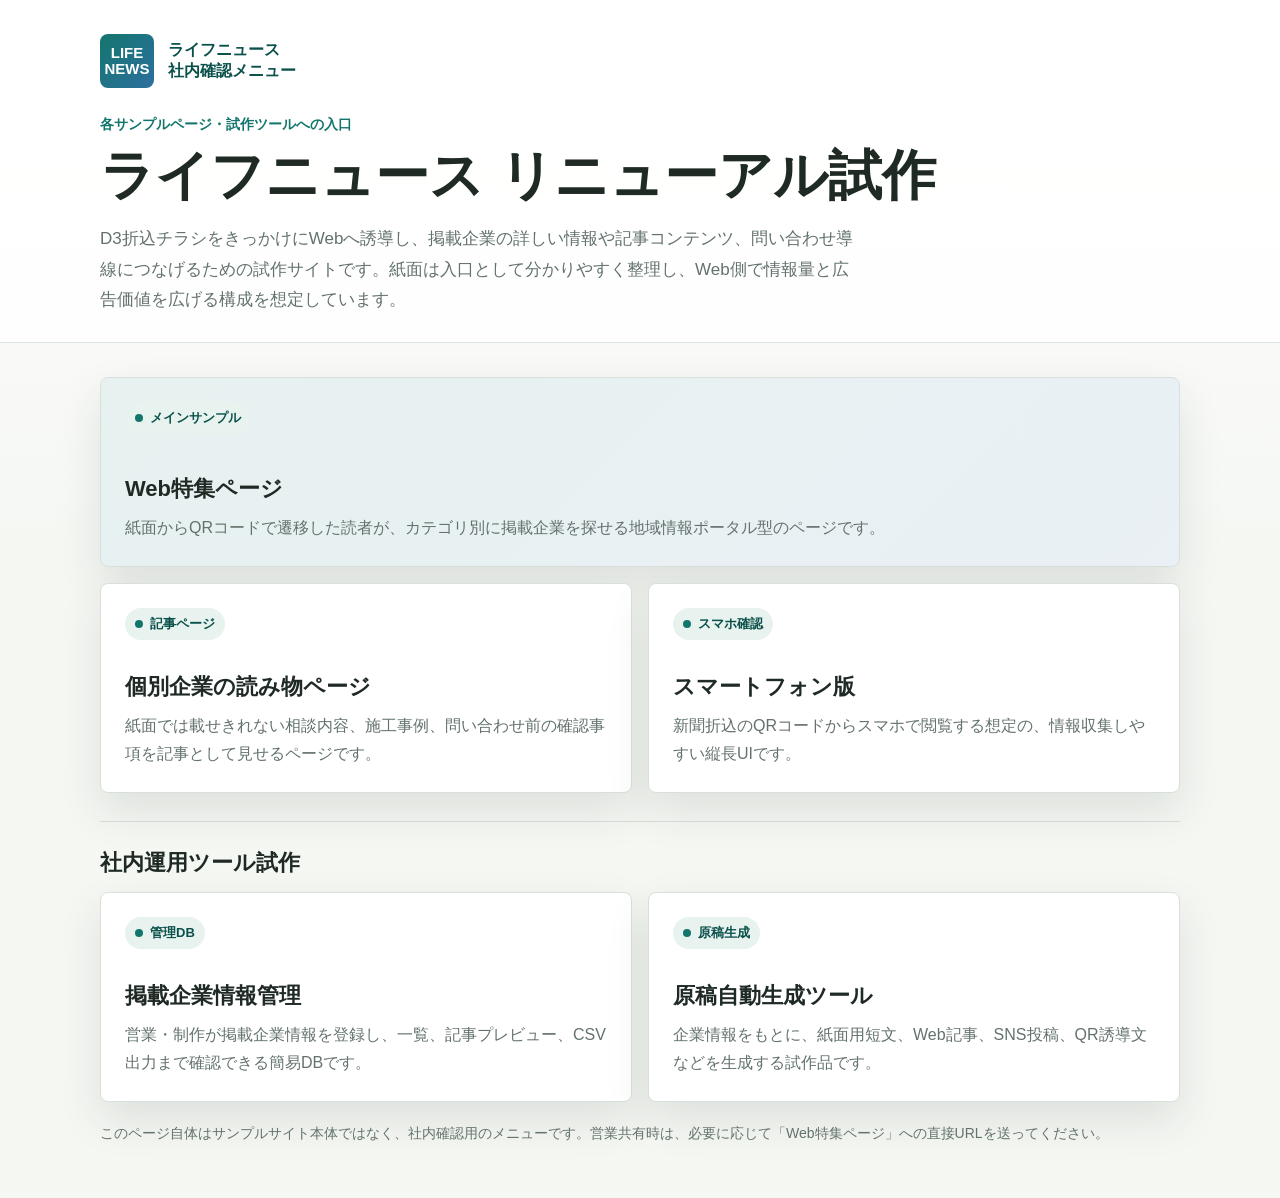
<file: index.html>
<!doctype html>
<html lang="ja">
<head>
  <meta charset="utf-8">
  <meta name="viewport" content="width=device-width, initial-scale=1">
  <title>ライフニュース リニューアル試作 社内確認メニュー</title>
  <style>
    :root {
      --ink: #1f2a25;
      --muted: #63726c;
      --bg: #f5f7f3;
      --card: #ffffff;
      --line: #d8e0dc;
      --green: #13766d;
      --blue: #2d6f9f;
      --amber: #b9822f;
      --shadow: 0 18px 44px rgba(25, 42, 37, .11);
    }

    * { box-sizing: border-box; }

    body {
      margin: 0;
      color: var(--ink);
      font-family: "Hiragino Kaku Gothic ProN", "Yu Gothic", "Meiryo", sans-serif;
      letter-spacing: 0;
      background:
        linear-gradient(180deg, #ffffff 0, var(--bg) 560px),
        radial-gradient(circle at 15% 0%, rgba(19, 118, 109, .10), transparent 430px);
    }

    a { color: inherit; }

    .wrap {
      width: min(1080px, calc(100% - 40px));
      margin: 0 auto;
    }

    header {
      padding: 34px 0 26px;
      border-bottom: 1px solid rgba(216, 224, 220, .9);
      background: rgba(255, 255, 255, .88);
    }

    .brand {
      display: flex;
      align-items: center;
      gap: 14px;
      margin-bottom: 28px;
      color: #0b514b;
      font-weight: 900;
    }

    .mark {
      width: 54px;
      height: 54px;
      display: grid;
      place-items: center;
      border-radius: 8px;
      color: #fff;
      background: linear-gradient(135deg, var(--green), var(--blue));
      line-height: 1.05;
      font-size: 15px;
      text-align: center;
    }

    .eyebrow {
      margin: 0 0 10px;
      color: var(--green);
      font-size: 14px;
      font-weight: 800;
    }

    h1 {
      margin: 0;
      font-size: clamp(30px, 6vw, 54px);
      line-height: 1.15;
      letter-spacing: 0;
    }

    .lead {
      max-width: 760px;
      margin: 18px 0 0;
      color: var(--muted);
      font-size: 17px;
      line-height: 1.8;
    }

    main {
      padding: 34px 0 52px;
    }

    .grid {
      display: grid;
      grid-template-columns: repeat(2, minmax(0, 1fr));
      gap: 16px;
    }

    .card {
      min-height: 210px;
      display: flex;
      flex-direction: column;
      justify-content: space-between;
      gap: 22px;
      padding: 24px;
      border: 1px solid var(--line);
      border-radius: 8px;
      background: var(--card);
      box-shadow: var(--shadow);
      text-decoration: none;
    }

    .card strong {
      display: block;
      margin-bottom: 10px;
      font-size: 22px;
      line-height: 1.35;
    }

    .card p {
      margin: 0;
      color: var(--muted);
      line-height: 1.75;
    }

    .tag {
      display: inline-flex;
      width: fit-content;
      align-items: center;
      gap: 7px;
      padding: 7px 10px;
      border-radius: 999px;
      color: #0b514b;
      background: #e8f2ee;
      font-size: 13px;
      font-weight: 800;
    }

    .tag::before {
      content: "";
      width: 8px;
      height: 8px;
      border-radius: 50%;
      background: var(--green);
    }

    .wide {
      grid-column: span 2;
      min-height: 190px;
      background:
        linear-gradient(135deg, rgba(19, 118, 109, .10), rgba(45, 111, 159, .10)),
        #fff;
    }

    .tools {
      margin-top: 28px;
      padding-top: 26px;
      border-top: 1px solid var(--line);
    }

    .tools h2 {
      margin: 0 0 14px;
      font-size: 22px;
    }

    .note {
      margin: 20px 0 0;
      color: var(--muted);
      font-size: 14px;
      line-height: 1.7;
    }

    @media (max-width: 760px) {
      .wrap {
        width: min(100% - 28px, 1080px);
      }

      header {
        padding-top: 24px;
      }

      .grid {
        grid-template-columns: 1fr;
      }

      .wide {
        grid-column: auto;
      }

      .card {
        min-height: auto;
        padding: 20px;
      }
    }
  </style>
</head>
<body>
  <header>
    <div class="wrap">
      <div class="brand">
        <div class="mark">LIFE<br>NEWS</div>
        <div>ライフニュース<br>社内確認メニュー</div>
      </div>
      <p class="eyebrow">各サンプルページ・試作ツールへの入口</p>
      <h1>ライフニュース リニューアル試作</h1>
      <p class="lead">D3折込チラシをきっかけにWebへ誘導し、掲載企業の詳しい情報や記事コンテンツ、問い合わせ導線につなげるための試作サイトです。紙面は入口として分かりやすく整理し、Web側で情報量と広告価値を広げる構成を想定しています。</p>
    </div>
  </header>

  <main>
    <div class="wrap">
      <div class="grid">
        <a class="card wide" href="life-news-web.html?desktop-preview">
          <span class="tag">メインサンプル</span>
          <div>
            <strong>Web特集ページ</strong>
            <p>紙面からQRコードで遷移した読者が、カテゴリ別に掲載企業を探せる地域情報ポータル型のページです。</p>
          </div>
        </a>

        <a class="card" href="life-news-company.html?id=azuma&v=article1">
          <span class="tag">記事ページ</span>
          <div>
            <strong>個別企業の読み物ページ</strong>
            <p>紙面では載せきれない相談内容、施工事例、問い合わせ前の確認事項を記事として見せるページです。</p>
          </div>
        </a>

        <a class="card" href="life-news-mobile.html">
          <span class="tag">スマホ確認</span>
          <div>
            <strong>スマートフォン版</strong>
            <p>新聞折込のQRコードからスマホで閲覧する想定の、情報収集しやすい縦長UIです。</p>
          </div>
        </a>
      </div>

      <section class="tools">
        <h2>社内運用ツール試作</h2>
        <div class="grid">
          <a class="card" href="life-news-admin.html">
            <span class="tag">管理DB</span>
            <div>
              <strong>掲載企業情報管理</strong>
              <p>営業・制作が掲載企業情報を登録し、一覧、記事プレビュー、CSV出力まで確認できる簡易DBです。</p>
            </div>
          </a>

          <a class="card" href="life-news-copy-generator.html">
            <span class="tag">原稿生成</span>
            <div>
              <strong>原稿自動生成ツール</strong>
              <p>企業情報をもとに、紙面用短文、Web記事、SNS投稿、QR誘導文などを生成する試作品です。</p>
            </div>
          </a>
        </div>
        <p class="note">このページ自体はサンプルサイト本体ではなく、社内確認用のメニューです。営業共有時は、必要に応じて「Web特集ページ」への直接URLを送ってください。</p>
      </section>
    </div>
  </main>
</body>
</html>
</file>
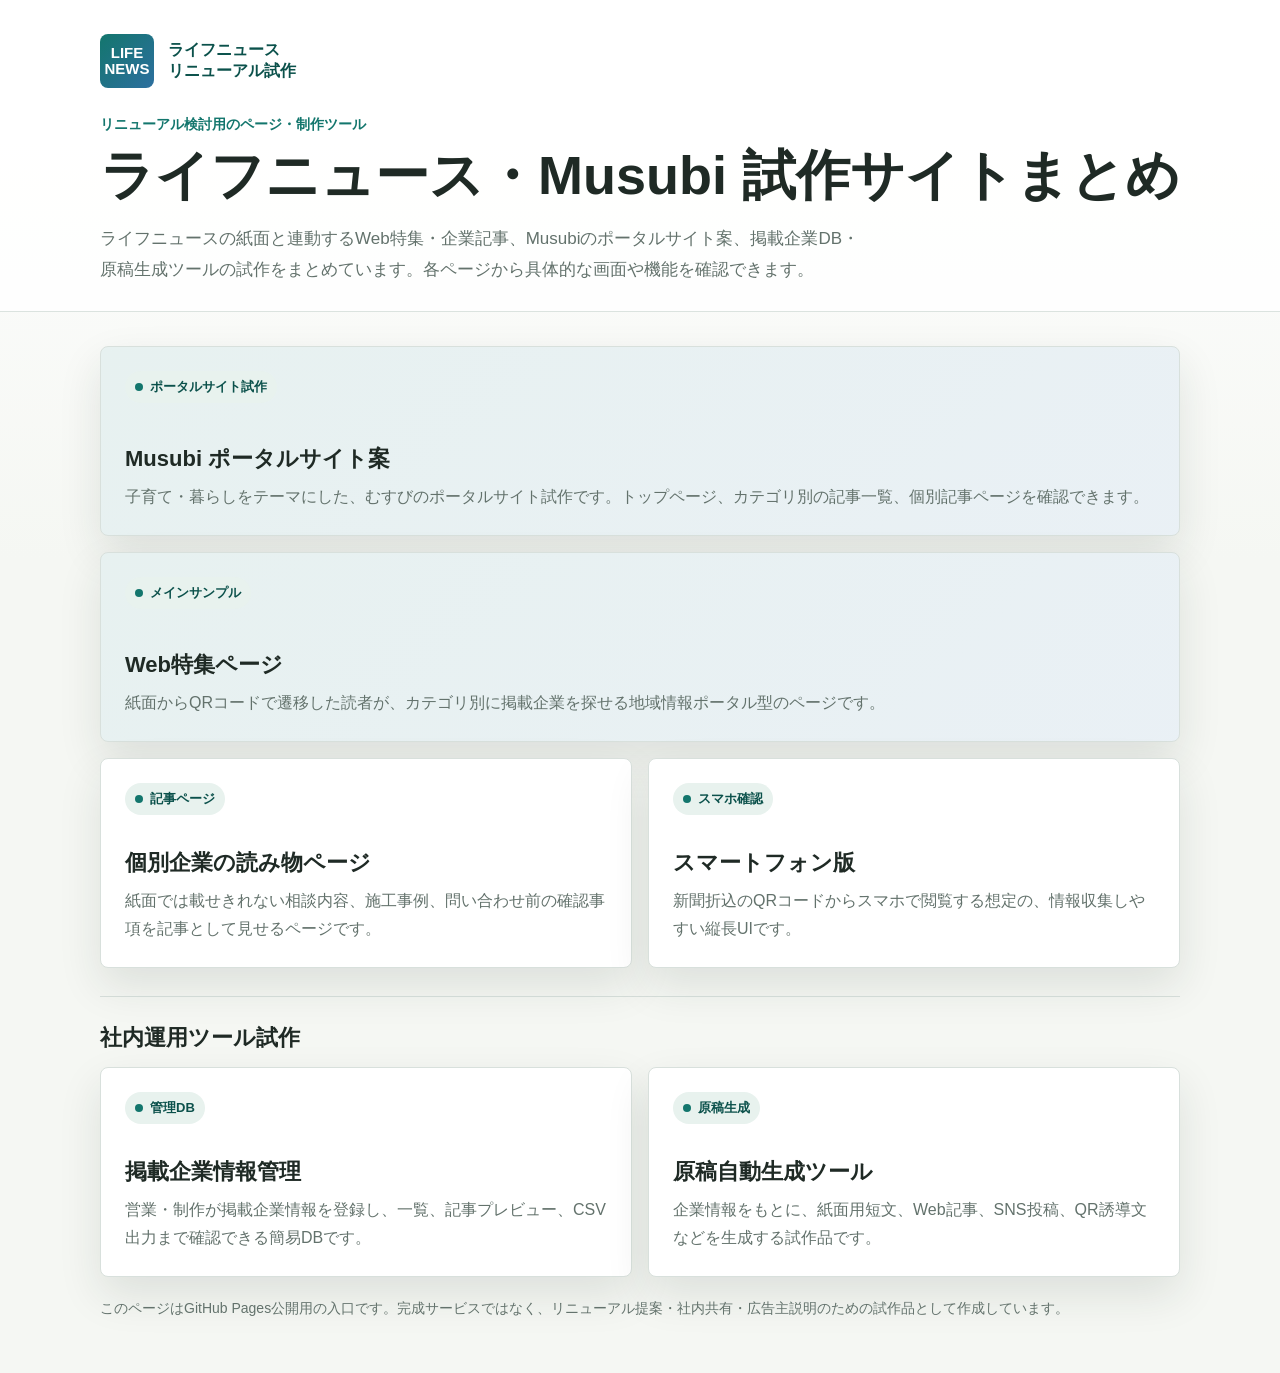
<file: docs/index.html>
<!doctype html>
<html lang="ja">
<head>
  <meta charset="utf-8">
  <meta name="viewport" content="width=device-width, initial-scale=1">
  <title>ライフニュース リニューアル試作サイト</title>
  <style>
    :root {
      --ink: #1f2a25;
      --muted: #63726c;
      --bg: #f5f7f3;
      --card: #ffffff;
      --line: #d8e0dc;
      --green: #13766d;
      --blue: #2d6f9f;
      --amber: #b9822f;
      --shadow: 0 18px 44px rgba(25, 42, 37, .11);
    }

    * { box-sizing: border-box; }

    body {
      margin: 0;
      color: var(--ink);
      font-family: "Hiragino Kaku Gothic ProN", "Yu Gothic", "Meiryo", sans-serif;
      letter-spacing: 0;
      background:
        linear-gradient(180deg, #ffffff 0, var(--bg) 560px),
        radial-gradient(circle at 15% 0%, rgba(19, 118, 109, .10), transparent 430px);
    }

    a { color: inherit; }

    .wrap {
      width: min(1080px, calc(100% - 40px));
      margin: 0 auto;
    }

    header {
      padding: 34px 0 26px;
      border-bottom: 1px solid rgba(216, 224, 220, .9);
      background: rgba(255, 255, 255, .88);
    }

    .brand {
      display: flex;
      align-items: center;
      gap: 14px;
      margin-bottom: 28px;
      color: #0b514b;
      font-weight: 900;
    }

    .mark {
      width: 54px;
      height: 54px;
      display: grid;
      place-items: center;
      border-radius: 8px;
      color: #fff;
      background: linear-gradient(135deg, var(--green), var(--blue));
      line-height: 1.05;
      font-size: 15px;
      text-align: center;
    }

    .eyebrow {
      margin: 0 0 10px;
      color: var(--green);
      font-size: 14px;
      font-weight: 800;
    }

    h1 {
      margin: 0;
      font-size: clamp(30px, 6vw, 54px);
      line-height: 1.15;
      letter-spacing: 0;
    }

    .lead {
      max-width: 760px;
      margin: 18px 0 0;
      color: var(--muted);
      font-size: 17px;
      line-height: 1.8;
    }

    main {
      padding: 34px 0 52px;
    }

    .grid {
      display: grid;
      grid-template-columns: repeat(2, minmax(0, 1fr));
      gap: 16px;
    }

    .card {
      min-height: 210px;
      display: flex;
      flex-direction: column;
      justify-content: space-between;
      gap: 22px;
      padding: 24px;
      border: 1px solid var(--line);
      border-radius: 8px;
      background: var(--card);
      box-shadow: var(--shadow);
      text-decoration: none;
    }

    .card strong {
      display: block;
      margin-bottom: 10px;
      font-size: 22px;
      line-height: 1.35;
    }

    .card p {
      margin: 0;
      color: var(--muted);
      line-height: 1.75;
    }

    .tag {
      display: inline-flex;
      width: fit-content;
      align-items: center;
      gap: 7px;
      padding: 7px 10px;
      border-radius: 999px;
      color: #0b514b;
      background: #e8f2ee;
      font-size: 13px;
      font-weight: 800;
    }

    .tag::before {
      content: "";
      width: 8px;
      height: 8px;
      border-radius: 50%;
      background: var(--green);
    }

    .wide {
      grid-column: span 2;
      min-height: 190px;
      background:
        linear-gradient(135deg, rgba(19, 118, 109, .10), rgba(45, 111, 159, .10)),
        #fff;
    }

    .tools {
      margin-top: 28px;
      padding-top: 26px;
      border-top: 1px solid var(--line);
    }

    .tools h2 {
      margin: 0 0 14px;
      font-size: 22px;
    }

    .note {
      margin: 20px 0 0;
      color: var(--muted);
      font-size: 14px;
      line-height: 1.7;
    }

    @media (max-width: 760px) {
      .wrap {
        width: min(100% - 28px, 1080px);
      }

      header {
        padding-top: 24px;
      }

      .grid {
        grid-template-columns: 1fr;
      }

      .wide {
        grid-column: auto;
      }

      .card {
        min-height: auto;
        padding: 20px;
      }
    }
  </style>
</head>
<body>
  <header>
    <div class="wrap">
      <div class="brand">
        <div class="mark">LIFE<br>NEWS</div>
        <div>ライフニュース<br>リニューアル試作</div>
      </div>
      <p class="eyebrow">リニューアル検討用のページ・制作ツール</p>
      <h1>ライフニュース・Musubi 試作サイトまとめ</h1>
      <p class="lead">ライフニュースの紙面と連動するWeb特集・企業記事、Musubiのポータルサイト案、掲載企業DB・原稿生成ツールの試作をまとめています。各ページから具体的な画面や機能を確認できます。</p>
    </div>
  </header>

  <main>
    <div class="wrap">
      <div class="grid">
        <a class="card wide" href="musubi-portal/index.html">
          <span class="tag">ポータルサイト試作</span>
          <div>
            <strong>Musubi ポータルサイト案</strong>
            <p>子育て・暮らしをテーマにした、むすびのポータルサイト試作です。トップページ、カテゴリ別の記事一覧、個別記事ページを確認できます。</p>
          </div>
        </a>


        <a class="card wide" href="life-news-web.html?desktop-preview">
          <span class="tag">メインサンプル</span>
          <div>
            <strong>Web特集ページ</strong>
            <p>紙面からQRコードで遷移した読者が、カテゴリ別に掲載企業を探せる地域情報ポータル型のページです。</p>
          </div>
        </a>

        <a class="card" href="life-news-company.html?id=azuma&v=article1">
          <span class="tag">記事ページ</span>
          <div>
            <strong>個別企業の読み物ページ</strong>
            <p>紙面では載せきれない相談内容、施工事例、問い合わせ前の確認事項を記事として見せるページです。</p>
          </div>
        </a>

        <a class="card" href="life-news-mobile.html">
          <span class="tag">スマホ確認</span>
          <div>
            <strong>スマートフォン版</strong>
            <p>新聞折込のQRコードからスマホで閲覧する想定の、情報収集しやすい縦長UIです。</p>
          </div>
        </a>
      </div>

      <section class="tools">
        <h2>社内運用ツール試作</h2>
        <div class="grid">
          <a class="card" href="life-news-admin.html">
            <span class="tag">管理DB</span>
            <div>
              <strong>掲載企業情報管理</strong>
              <p>営業・制作が掲載企業情報を登録し、一覧、記事プレビュー、CSV出力まで確認できる簡易DBです。</p>
            </div>
          </a>

          <a class="card" href="life-news-copy-generator.html">
            <span class="tag">原稿生成</span>
            <div>
              <strong>原稿自動生成ツール</strong>
              <p>企業情報をもとに、紙面用短文、Web記事、SNS投稿、QR誘導文などを生成する試作品です。</p>
            </div>
          </a>
        </div>
        <p class="note">このページはGitHub Pages公開用の入口です。完成サービスではなく、リニューアル提案・社内共有・広告主説明のための試作品として作成しています。</p>
      </section>
    </div>
  </main>
</body>
</html>
</file>
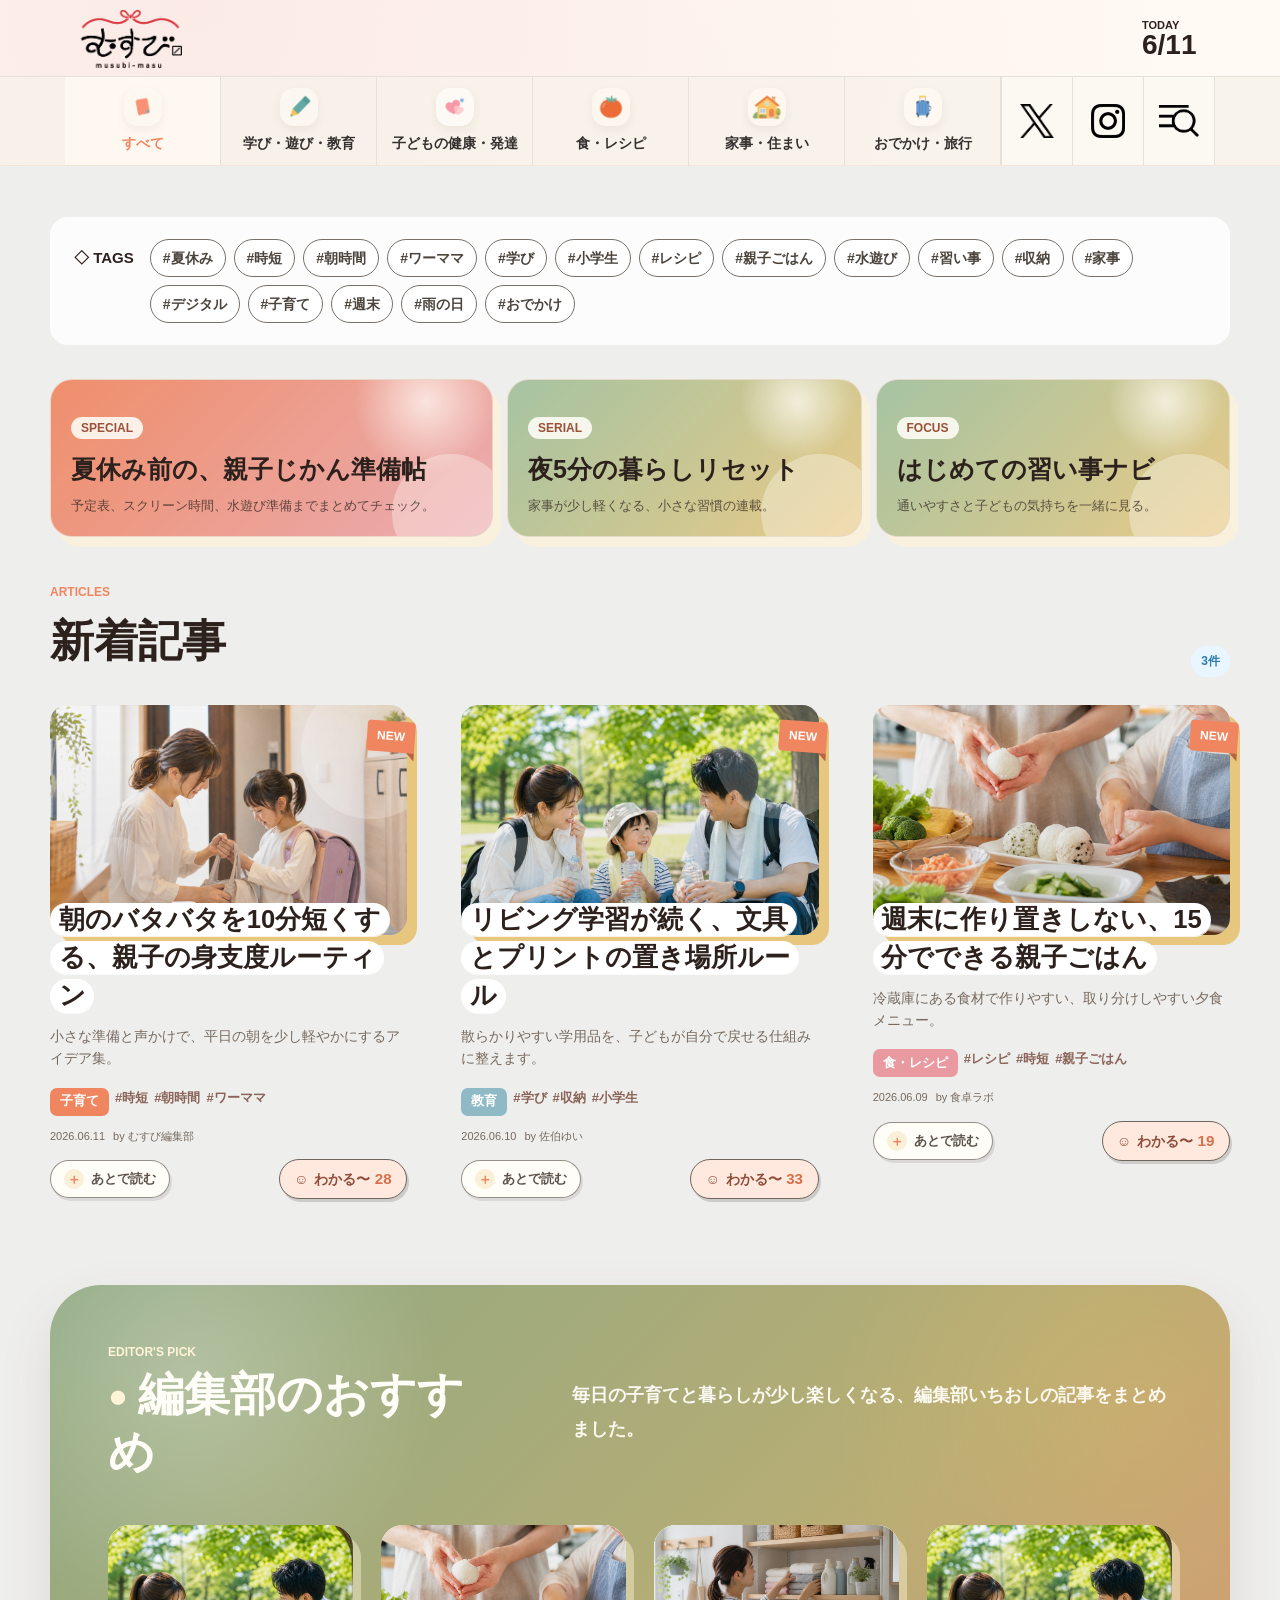
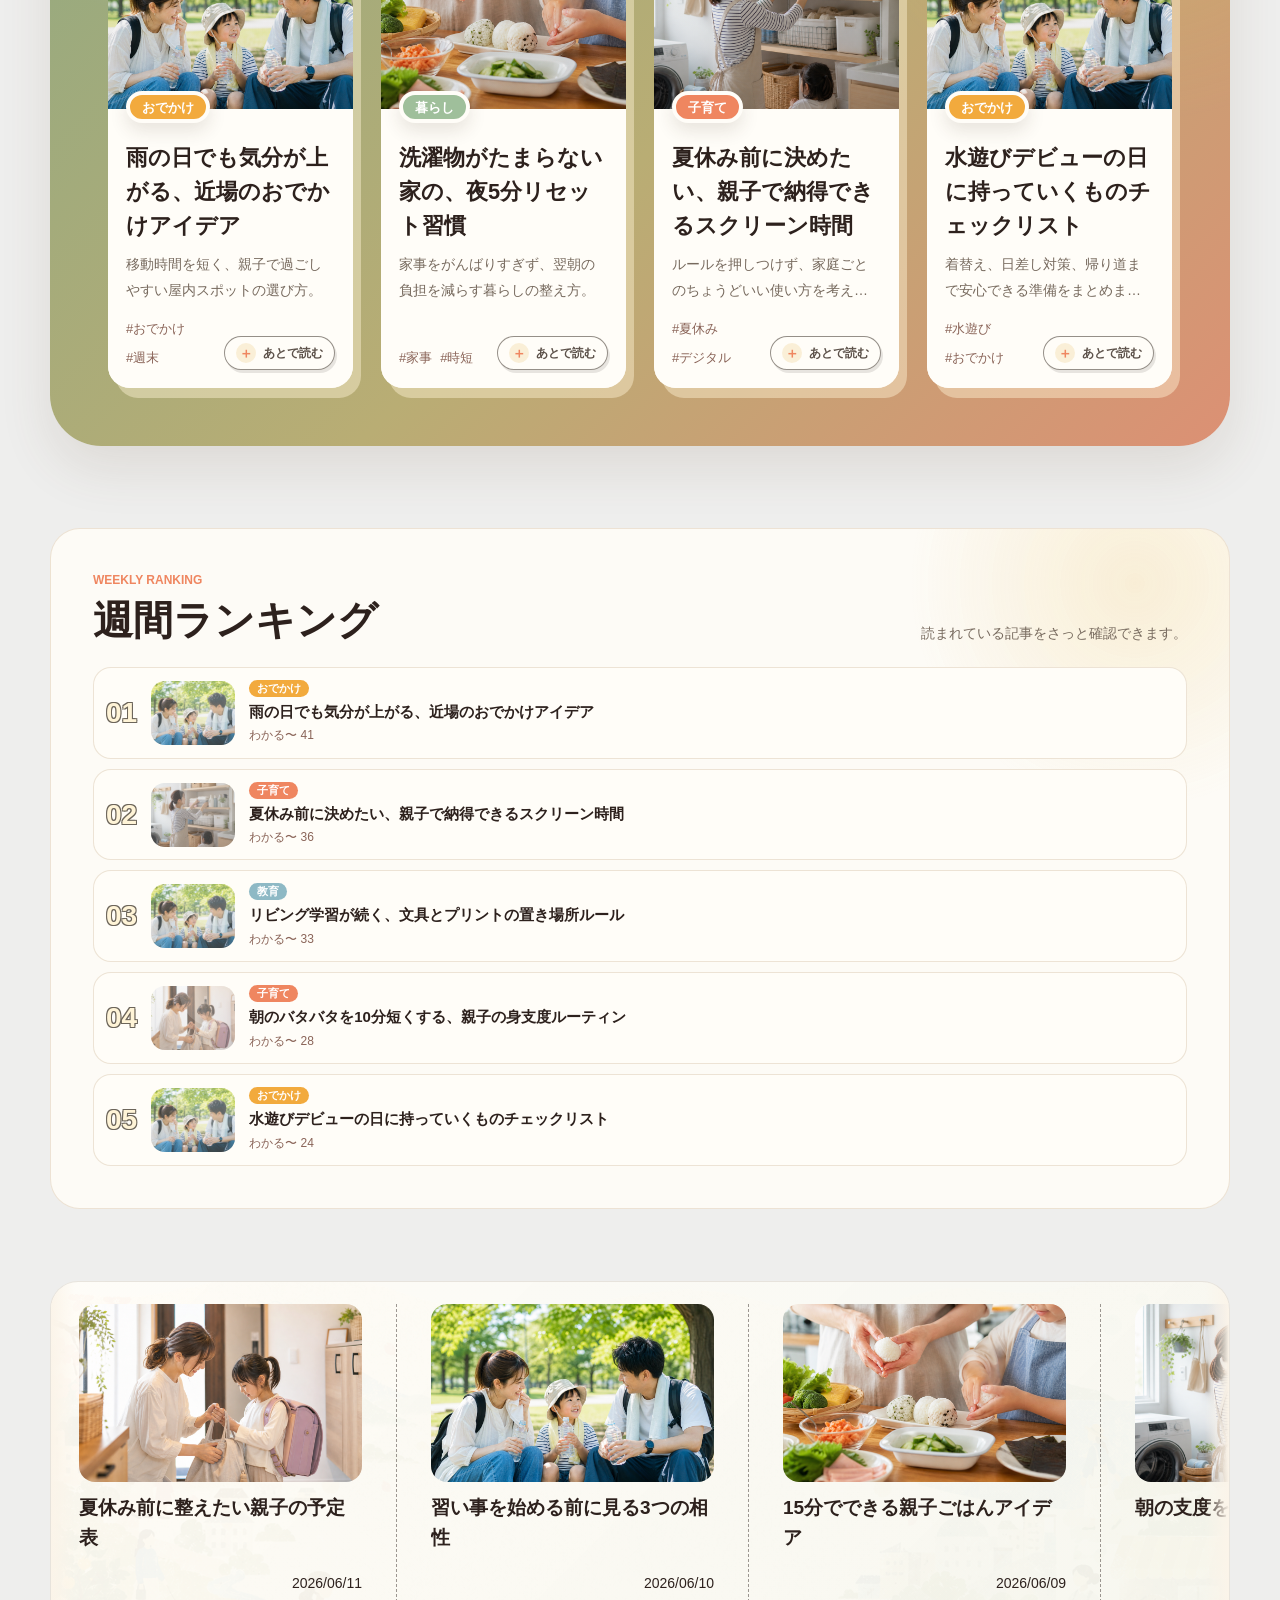
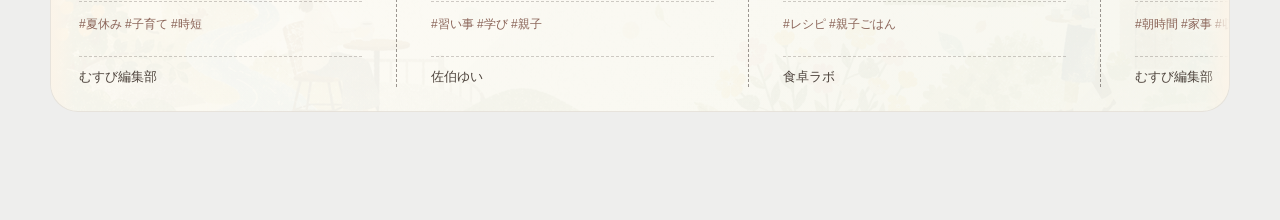
<file: docs/musubi-portal/index.html>
<!DOCTYPE html>
<html lang="ja">
<head>
  <meta charset="UTF-8">
  <meta name="viewport" content="width=device-width, initial-scale=1.0">
  <title>むすび | 子育て・暮らしポータル</title>
  <link rel="stylesheet" href="style.css">
</head>
<body>
  <!-- Header: ロゴ / TODAY / 補助リンク / メニュー / カテゴリ / おすすめ記事 -->
  <header class="site-header">
      <div class="header-main">
        <a class="logo" href="#" aria-label="むすび トップ">
          <img class="site-logo-image" src="assets/musubi-logo-wide.png" alt="むすび">
        </a>
        <div class="today-box" aria-label="今日の情報">
          <span>TODAY</span>
          <strong>6/11</strong>
        </div>
      </div>
      <!-- Category Navigation: アイコン付き横スクロールカテゴリーナビ -->
      <nav class="category-nav header-category-nav" aria-label="カテゴリー">
        <button class="category-tab active" data-category-tab="すべて">
          <span class="category-icon icon-all"></span>
          <span>すべて</span>
        </button>
        <button class="category-tab" data-category-tab="教育">
          <span class="category-icon icon-pencil"></span>
          <span>学び・遊び・教育</span>
        </button>
        <button class="category-tab" data-category-tab="子育て">
          <span class="category-icon icon-heart"></span>
          <span>子どもの健康・発達</span>
        </button>
        <button class="category-tab" data-category-tab="食・レシピ">
          <span class="category-icon icon-food"></span>
          <span>食・レシピ</span>
        </button>
        <button class="category-tab" data-category-tab="暮らし">
          <span class="category-icon icon-home"></span>
          <span>家事・住まい</span>
        </button>
        <button class="category-tab" data-category-tab="おでかけ">
          <span class="category-icon icon-bag"></span>
          <span>おでかけ・旅行</span>
        </button>
        <div class="category-actions" aria-label="SNSとメニュー">
          <a class="nav-icon-link nav-x" href="https://x.com/" target="_blank" rel="noopener" aria-label="Xを開く">
            <img src="assets/x-logo-black.png" alt="">
          </a>
          <a class="nav-icon-link nav-instagram" href="https://www.instagram.com/" target="_blank" rel="noopener" aria-label="Instagramを開く">
            <img src="assets/instagram-glyph.png" alt="">
          </a>
          <button class="nav-icon-link nav-menu" type="button" data-open-menu aria-label="検索メニューを開く">
            <img src="assets/search-menu-icon.png" alt="">
          </button>
        </div>
      </nav>
  </header>

  <!-- Search Menu Overlay: 検索ポップアップ / メニュー -->
  <div class="menu-overlay" id="menuOverlay" aria-hidden="true">
      <div class="menu-panel" role="dialog" aria-modal="true" aria-labelledby="menuTitle">
        <div class="menu-head">
          <div>
            <p class="section-kicker">Menu & Search</p>
            <h2 id="menuTitle">記事を探す</h2>
          </div>
          <button class="close-button" type="button" data-close-menu aria-label="メニューを閉じる">×</button>
        </div>
        <form class="search-panel menu-search" id="searchForm">
          <label class="field">
            <span>キーワード検索</span>
            <input id="keywordInput" type="search" placeholder="時短、夏休み、習い事">
          </label>
          <div class="filter-grid">
            <label class="field">
              <span>カテゴリー</span>
              <select id="categoryFilter">
                <option value="すべて">すべて</option>
                <option value="子育て">子育て</option>
                <option value="暮らし">暮らし</option>
                <option value="教育">教育</option>
                <option value="おでかけ">おでかけ</option>
                <option value="食・レシピ">食・レシピ</option>
              </select>
            </label>
            <label class="field">
              <span>タグ</span>
              <select id="tagFilter">
                <option value="すべて">すべて</option>
                <option value="時短">時短</option>
                <option value="朝時間">朝時間</option>
                <option value="ワーママ">ワーママ</option>
                <option value="学び">学び</option>
                <option value="小学生">小学生</option>
                <option value="レシピ">レシピ</option>
                <option value="夏休み">夏休み</option>
                <option value="子育て">子育て</option>
                <option value="デジタル">デジタル</option>
                <option value="親子ごはん">親子ごはん</option>
                <option value="水遊び">水遊び</option>
                <option value="習い事">習い事</option>
                <option value="収納">収納</option>
                <option value="週末">週末</option>
                <option value="雨の日">雨の日</option>
                <option value="おでかけ">おでかけ</option>
                <option value="家事">家事</option>
              </select>
            </label>
          </div>
          <div class="search-actions">
            <button class="primary-button" type="submit">検索する</button>
            <button class="text-button" id="resetButton" type="button">リセット</button>
          </div>
        </form>

        <!-- Menu Links: STUDIO実装時は固定リンクまたはCMSカテゴリリンク -->
        <nav class="menu-links" aria-label="メニュー">
          <a href="#articles" data-close-menu>新着記事</a>
          <a href="#trend" data-close-menu>トレンド</a>
        </nav>
        <div class="drawer-tags" aria-label="タグ一覧">
          <p class="drawer-label">TAGS</p>
          <div class="drawer-tag-list">
            <button type="button" data-keyword="夏休み" data-close-menu>#夏休み</button>
            <button type="button" data-keyword="時短" data-close-menu>#時短</button>
            <button type="button" data-keyword="朝時間" data-close-menu>#朝時間</button>
            <button type="button" data-keyword="ワーママ" data-close-menu>#ワーママ</button>
            <button type="button" data-keyword="学び" data-close-menu>#学び</button>
            <button type="button" data-keyword="小学生" data-close-menu>#小学生</button>
            <button type="button" data-keyword="レシピ" data-close-menu>#レシピ</button>
            <button type="button" data-keyword="親子ごはん" data-close-menu>#親子ごはん</button>
            <button type="button" data-keyword="水遊び" data-close-menu>#水遊び</button>
            <button type="button" data-keyword="習い事" data-close-menu>#習い事</button>
            <button type="button" data-keyword="収納" data-close-menu>#収納</button>
            <button type="button" data-keyword="週末" data-close-menu>#週末</button>
            <button type="button" data-keyword="雨の日" data-close-menu>#雨の日</button>
            <button type="button" data-keyword="家事" data-close-menu>#家事</button>
            <button type="button" data-keyword="デジタル" data-close-menu>#デジタル</button>
            <button type="button" data-keyword="子育て" data-close-menu>#子育て</button>
            <button type="button" data-keyword="おでかけ" data-close-menu>#おでかけ</button>
          </div>
        </div>
      </div>
  </div>

  <!-- Page Shell: PC表示時は下部を広い記事グリッドで表示 -->
  <div class="site-shell">
    <main class="wide-main">
      <section class="wide-layout">
        <section class="feed-area">
          <!-- Tag Bar -->
          <div class="feed-toolbar" id="trend">
            <div class="feed-tags">
              <span class="toolbar-label">◇ TAGS</span>
              <div class="keyword-list" id="trendKeywords">
                <button type="button" data-keyword="夏休み">#夏休み</button>
                <button type="button" data-keyword="時短">#時短</button>
                <button type="button" data-keyword="朝時間">#朝時間</button>
                <button type="button" data-keyword="ワーママ">#ワーママ</button>
                <button type="button" data-keyword="学び">#学び</button>
                <button type="button" data-keyword="小学生">#小学生</button>
                <button type="button" data-keyword="レシピ">#レシピ</button>
                <button type="button" data-keyword="親子ごはん">#親子ごはん</button>
                <button type="button" data-keyword="水遊び">#水遊び</button>
                <button type="button" data-keyword="習い事">#習い事</button>
                <button type="button" data-keyword="収納">#収納</button>
                <button type="button" data-keyword="家事">#家事</button>
                <button type="button" data-keyword="デジタル">#デジタル</button>
                <button type="button" data-keyword="子育て">#子育て</button>
                <button type="button" data-keyword="週末">#週末</button>
                <button type="button" data-keyword="雨の日">#雨の日</button>
                <button type="button" data-keyword="おでかけ">#おでかけ</button>
              </div>
            </div>
          </div>

          <!-- Search Chips: 現在の検索条件 / 解除 -->
          <div class="active-filter-bar" id="activeFilterBar" hidden></div>

          <!-- Series Feature: 連載 / 特集の帯 -->
          <section class="series-strip" aria-label="連載と特集">
            <a class="series-card series-main" href="index.html?tag=夏休み#articles">
              <span class="series-label">Special</span>
              <strong>夏休み前の、親子じかん準備帖</strong>
              <span>予定表、スクリーン時間、水遊び準備までまとめてチェック。</span>
            </a>
            <a class="series-card" href="index.html?category=暮らし#articles">
              <span class="series-label">Serial</span>
              <strong>夜5分の暮らしリセット</strong>
              <span>家事が少し軽くなる、小さな習慣の連載。</span>
            </a>
            <a class="series-card" href="index.html?tag=習い事#articles">
              <span class="series-label">Focus</span>
              <strong>はじめての習い事ナビ</strong>
              <span>通いやすさと子どもの気持ちを一緒に見る。</span>
            </a>
          </section>

          <!-- Article List: 検索結果 / 記事カード一覧 -->
          <section class="article-section" id="articles">
            <div class="feed-heading">
              <div>
                <p class="section-kicker">Articles</p>
                <h2>新着記事</h2>
              </div>
              <p class="result-count" id="resultCount">0件</p>
            </div>
            <div class="article-list" id="articleList"></div>
            <div class="empty-state" id="emptyState" hidden>
              <p class="empty-title">該当する記事がありません</p>
              <p>キーワードやカテゴリーを変えて、もう一度検索してみてください。</p>
            </div>
          </section>

          <!-- Editor Feature: 編集部おすすめ記事の特集ブロック -->
          <section class="editor-feature-section" id="editorPicks">
            <div class="editor-feature-head">
              <div>
                <p class="section-kicker">Editor's Pick</p>
                <h2>編集部のおすすめ</h2>
              </div>
              <p>毎日の子育てと暮らしが少し楽しくなる、編集部いちおしの記事をまとめました。</p>
            </div>
            <div class="editor-card-list" id="editorCardList"></div>
          </section>

          <!-- Ranking: 週間ランキング -->
          <section class="ranking-section" aria-label="週間ランキング">
            <div class="ranking-head">
              <div>
                <p class="section-kicker">Weekly Ranking</p>
                <h2>週間ランキング</h2>
              </div>
              <p>読まれている記事をさっと確認できます。</p>
            </div>
            <div class="ranking-list" id="rankingList"></div>
          </section>

          <!-- Header Picks: おすすめ記事 / 特集記事の横流れピックアップ -->
          <section class="header-picks bottom-picks" aria-label="おすすめ記事と特集記事">
            <div class="picks-marquee">
              <div class="picks-track">
                <a class="pick-card" href="article.html?id=6">
                  <span class="pick-thumb pick-thumb-orange"></span>
                  <span class="pick-badge">特集</span>
                  <strong>夏休み前に整えたい親子の予定表</strong>
                  <time class="pick-date">2026/06/11</time>
                  <span class="pick-tags">#夏休み #子育て #時短</span>
                  <span class="pick-author">むすび編集部</span>
                </a>
                <a class="pick-card" href="article.html?id=8">
                  <span class="pick-thumb pick-thumb-blue"></span>
                  <span class="pick-badge blue">教育</span>
                  <strong>習い事を始める前に見る3つの相性</strong>
                  <time class="pick-date">2026/06/10</time>
                  <span class="pick-tags">#習い事 #学び #親子</span>
                  <span class="pick-author">佐伯ゆい</span>
                </a>
                <a class="pick-card" href="article.html?id=3">
                  <span class="pick-thumb pick-thumb-pink"></span>
                  <span class="pick-badge pink">レシピ</span>
                  <strong>15分でできる親子ごはんアイデア</strong>
                  <time class="pick-date">2026/06/09</time>
                  <span class="pick-tags">#レシピ #親子ごはん</span>
                  <span class="pick-author">食卓ラボ</span>
                </a>
                <a class="pick-card" href="article.html?id=1">
                  <span class="pick-thumb pick-thumb-mint"></span>
                  <span class="pick-badge mint">暮らし</span>
                  <strong>朝の支度を10分短くするコツ</strong>
                  <time class="pick-date">2026/06/08</time>
                  <span class="pick-tags">#朝時間 #家事 #収納</span>
                  <span class="pick-author">むすび編集部</span>
                </a>
                <a class="pick-card" href="article.html?id=6" aria-hidden="true">
                  <span class="pick-thumb pick-thumb-orange"></span>
                  <span class="pick-badge">特集</span>
                  <strong>夏休み前に整えたい親子の予定表</strong>
                  <time class="pick-date">2026/06/11</time>
                  <span class="pick-tags">#夏休み #子育て #時短</span>
                  <span class="pick-author">むすび編集部</span>
                </a>
                <a class="pick-card" href="article.html?id=8" aria-hidden="true">
                  <span class="pick-thumb pick-thumb-blue"></span>
                  <span class="pick-badge blue">教育</span>
                  <strong>習い事を始める前に見る3つの相性</strong>
                  <time class="pick-date">2026/06/10</time>
                  <span class="pick-tags">#習い事 #学び #親子</span>
                  <span class="pick-author">佐伯ゆい</span>
                </a>
                <a class="pick-card" href="article.html?id=3" aria-hidden="true">
                  <span class="pick-thumb pick-thumb-pink"></span>
                  <span class="pick-badge pink">レシピ</span>
                  <strong>15分でできる親子ごはんアイデア</strong>
                  <time class="pick-date">2026/06/09</time>
                  <span class="pick-tags">#レシピ #親子ごはん</span>
                  <span class="pick-author">食卓ラボ</span>
                </a>
                <a class="pick-card" href="article.html?id=1" aria-hidden="true">
                  <span class="pick-thumb pick-thumb-mint"></span>
                  <span class="pick-badge mint">暮らし</span>
                  <strong>朝の支度を10分短くするコツ</strong>
                  <time class="pick-date">2026/06/08</time>
                  <span class="pick-tags">#朝時間 #家事 #収納</span>
                  <span class="pick-author">むすび編集部</span>
                </a>
              </div>
            </div>
          </section>
        </section>
      </section>
    </main>

  </div>

  <script src="script.js"></script>
</body>
</html>
</file>
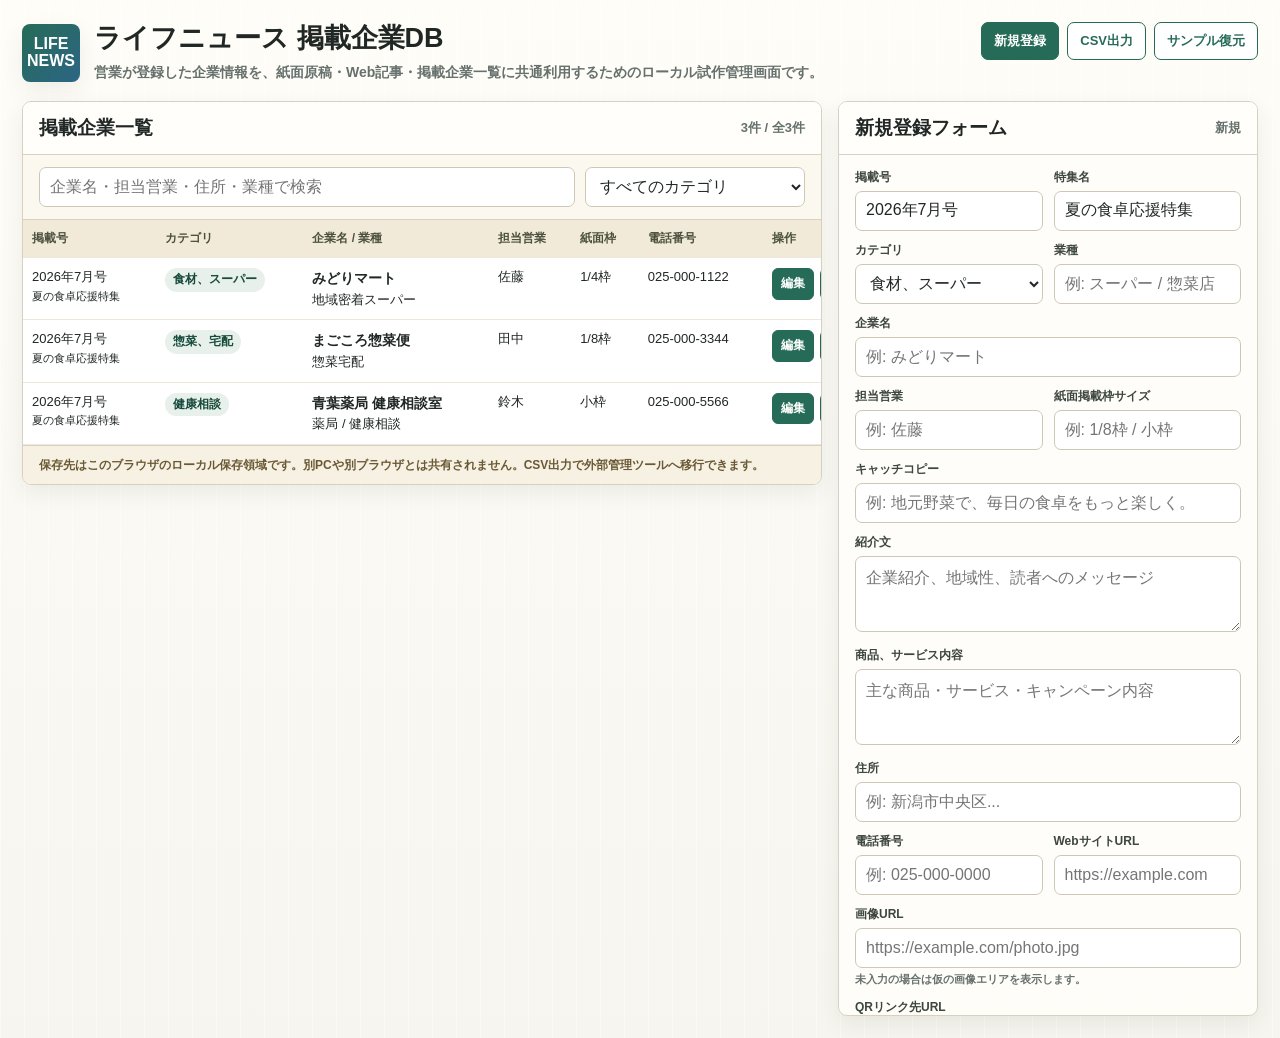
<file: docs/life-news-admin.html>
<!doctype html>
<html lang="ja">
<head>
  <meta charset="utf-8">
  <meta name="viewport" content="width=device-width, initial-scale=1">
  <title>ライフニュース 掲載企業DB 試作管理画面</title>
  <style>
    :root {
      --ink: #202725;
      --muted: #66716d;
      --paper: #f7f5ef;
      --panel: #fffdf9;
      --line: #d8d1c2;
      --green: #266b57;
      --green-dark: #174b3c;
      --gold: #b47b2b;
      --blue: #2c6685;
      --red: #a44942;
      --shadow: 0 8px 22px rgba(42, 48, 44, .08);
    }

    * { box-sizing: border-box; }

    html { background: #ddd9cf; }

    body {
      margin: 0;
      color: var(--ink);
      font-family: "Hiragino Kaku Gothic ProN", "Yu Gothic", "Meiryo", sans-serif;
      letter-spacing: 0;
      background:
        linear-gradient(90deg, rgba(255,255,255,.5) 0 1px, transparent 1px),
        linear-gradient(#fffdf8, var(--paper));
      background-size: 24px 24px, auto;
    }

    button,
    input,
    textarea,
    select {
      font: inherit;
    }

    .app {
      max-width: 1280px;
      margin: 0 auto;
      padding: 22px;
    }

    .top {
      display: flex;
      align-items: flex-start;
      justify-content: space-between;
      gap: 20px;
      margin-bottom: 18px;
    }

    .brand {
      display: flex;
      gap: 14px;
      align-items: center;
    }

    .mark {
      width: 58px;
      height: 58px;
      display: grid;
      place-items: center;
      background: linear-gradient(135deg, var(--green), var(--blue));
      color: #fff;
      border-radius: 8px;
      font-weight: 900;
      line-height: 1.05;
      text-align: center;
      box-shadow: var(--shadow);
    }

    h1 {
      margin: 0;
      font-size: 27px;
      line-height: 1.25;
    }

    .lead {
      margin: 5px 0 0;
      color: var(--muted);
      font-size: 14px;
      line-height: 1.6;
      font-weight: 700;
    }

    .toolbar {
      display: flex;
      gap: 8px;
      flex-wrap: wrap;
      justify-content: flex-end;
    }

    .btn {
      min-height: 38px;
      border: 1px solid var(--green);
      border-radius: 7px;
      background: var(--green);
      color: #fff;
      padding: 8px 12px;
      font-size: 13px;
      font-weight: 900;
      cursor: pointer;
    }

    .btn.secondary {
      background: #fff;
      color: var(--green);
    }

    .btn.warn {
      background: #fff;
      color: var(--red);
      border-color: #c88f8b;
    }

    .layout {
      display: grid;
      grid-template-columns: minmax(0, 1fr) 420px;
      gap: 16px;
      align-items: start;
    }

    .panel {
      border: 1px solid var(--line);
      border-radius: 9px;
      background: rgba(255, 253, 249, .94);
      box-shadow: var(--shadow);
      overflow: hidden;
    }

    .panel-head {
      display: flex;
      align-items: center;
      justify-content: space-between;
      gap: 12px;
      padding: 14px 16px;
      border-bottom: 1px solid var(--line);
      background: #fffefa;
    }

    h2 {
      margin: 0;
      font-size: 19px;
      line-height: 1.25;
    }

    .count {
      color: var(--muted);
      font-size: 13px;
      font-weight: 900;
      white-space: nowrap;
    }

    .filters {
      display: grid;
      grid-template-columns: 1fr 220px;
      gap: 10px;
      padding: 12px 16px;
      border-bottom: 1px solid var(--line);
      background: #fbf8ef;
    }

    input,
    select,
    textarea {
      width: 100%;
      border: 1px solid #cfc7b6;
      border-radius: 7px;
      background: #fff;
      color: var(--ink);
      outline: none;
    }

    input,
    select {
      height: 40px;
      padding: 0 10px;
    }

    textarea {
      min-height: 76px;
      padding: 9px 10px;
      resize: vertical;
      line-height: 1.5;
    }

    .table-wrap {
      overflow: auto;
      max-height: 620px;
    }

    table {
      width: 100%;
      border-collapse: collapse;
      min-width: 980px;
      background: #fff;
    }

    th,
    td {
      padding: 10px 9px;
      border-bottom: 1px solid #eee7dc;
      text-align: left;
      vertical-align: top;
      font-size: 13px;
      line-height: 1.45;
    }

    th {
      position: sticky;
      top: 0;
      z-index: 1;
      background: #f2ead9;
      color: #4b513d;
      font-size: 12px;
      font-weight: 900;
      white-space: nowrap;
    }

    .name-cell strong {
      display: block;
      font-size: 14px;
      margin-bottom: 2px;
    }

    .tag {
      display: inline-flex;
      align-items: center;
      min-height: 22px;
      border-radius: 999px;
      background: #e7f0ea;
      color: var(--green-dark);
      padding: 3px 8px;
      font-size: 12px;
      font-weight: 900;
      white-space: nowrap;
    }

    .row-actions {
      display: flex;
      gap: 6px;
      flex-wrap: wrap;
    }

    .mini {
      min-height: 30px;
      border-radius: 6px;
      padding: 6px 8px;
      font-size: 12px;
    }

    .form {
      padding: 14px 16px 16px;
      display: grid;
      gap: 13px;
      max-height: 860px;
      overflow: auto;
    }

    .form-grid {
      display: grid;
      grid-template-columns: 1fr 1fr;
      gap: 11px;
    }

    .field.full {
      grid-column: 1 / -1;
    }

    label {
      display: block;
      color: #3d473f;
      font-size: 12px;
      font-weight: 900;
      margin-bottom: 5px;
    }

    .help {
      margin: 4px 0 0;
      color: var(--muted);
      font-size: 11px;
      line-height: 1.45;
      font-weight: 700;
    }

    .form-actions {
      display: grid;
      grid-template-columns: 1fr 1fr;
      gap: 8px;
      padding-top: 4px;
    }

    .preview {
      display: none;
      padding: 18px;
      border-top: 1px solid var(--line);
      background: #fff;
    }

    .preview.open { display: block; }

    .article {
      border: 1px solid var(--line);
      border-radius: 9px;
      overflow: hidden;
      background: #fffefa;
    }

    .article-image {
      height: 180px;
      background:
        linear-gradient(135deg, #e9d9bf 0 42%, #fff 42% 58%, #dbe8df 58%);
      display: grid;
      place-items: center;
      color: #6a715f;
      font-weight: 900;
      text-align: center;
      padding: 16px;
    }

    .article-body {
      padding: 18px;
    }

    .article h3 {
      margin: 8px 0 8px;
      font-size: 26px;
      line-height: 1.25;
    }

    .article p {
      margin: 0 0 12px;
      color: #38433f;
      font-size: 14px;
      line-height: 1.75;
      font-weight: 750;
    }

    .article dl {
      display: grid;
      grid-template-columns: 120px 1fr;
      gap: 8px 12px;
      margin: 14px 0 0;
      padding: 14px 0 0;
      border-top: 1px solid #eadfcd;
      font-size: 13px;
      line-height: 1.5;
    }

    .article dt {
      color: var(--muted);
      font-weight: 900;
    }

    .article dd {
      margin: 0;
      font-weight: 800;
    }

    .notice {
      padding: 10px 16px;
      border-top: 1px solid var(--line);
      background: #f7f1e4;
      color: #6a5a34;
      font-size: 12px;
      line-height: 1.55;
      font-weight: 800;
    }

    @media (max-width: 980px) {
      .layout,
      .filters {
        grid-template-columns: 1fr;
      }

      .top {
        display: grid;
      }

      .toolbar {
        justify-content: flex-start;
      }
    }

    @media (max-width: 640px) {
      .app { padding: 14px; }
      .form-grid { grid-template-columns: 1fr; }
      .article dl { grid-template-columns: 1fr; }
    }
  </style>
</head>
<body>
  <div class="app">
    <header class="top">
      <div class="brand">
        <div class="mark">LIFE<br>NEWS</div>
        <div>
          <h1>ライフニュース 掲載企業DB</h1>
          <p class="lead">営業が登録した企業情報を、紙面原稿・Web記事・掲載企業一覧に共通利用するためのローカル試作管理画面です。</p>
        </div>
      </div>
      <div class="toolbar">
        <button class="btn" id="newButton" type="button">新規登録</button>
        <button class="btn secondary" id="exportButton" type="button">CSV出力</button>
        <button class="btn secondary" id="sampleButton" type="button">サンプル復元</button>
      </div>
    </header>

    <div class="layout">
      <section class="panel">
        <div class="panel-head">
          <h2>掲載企業一覧</h2>
          <span class="count" id="recordCount">0件</span>
        </div>
        <div class="filters">
          <input id="searchInput" type="search" placeholder="企業名・担当営業・住所・業種で検索">
          <select id="categoryFilter" aria-label="カテゴリで絞り込み"></select>
        </div>
        <div class="table-wrap">
          <table>
            <thead>
              <tr>
                <th>掲載号</th>
                <th>カテゴリ</th>
                <th>企業名 / 業種</th>
                <th>担当営業</th>
                <th>紙面枠</th>
                <th>電話番号</th>
                <th>操作</th>
              </tr>
            </thead>
            <tbody id="recordRows"></tbody>
          </table>
        </div>
        <div class="notice">保存先はこのブラウザのローカル保存領域です。別PCや別ブラウザとは共有されません。CSV出力で外部管理ツールへ移行できます。</div>
      </section>

      <aside class="panel">
        <div class="panel-head">
          <h2 id="formTitle">新規登録フォーム</h2>
          <span class="count" id="editState">新規</span>
        </div>
        <form class="form" id="companyForm">
          <input type="hidden" id="id">
          <div class="form-grid">
            <div class="field">
              <label for="issue">掲載号</label>
              <input id="issue" required placeholder="例: 2026年7月号">
            </div>
            <div class="field">
              <label for="feature">特集名</label>
              <input id="feature" required placeholder="例: 夏の食卓応援特集">
            </div>
            <div class="field">
              <label for="category">カテゴリ</label>
              <select id="category" required></select>
            </div>
            <div class="field">
              <label for="industry">業種</label>
              <input id="industry" placeholder="例: スーパー / 惣菜店">
            </div>
            <div class="field full">
              <label for="companyName">企業名</label>
              <input id="companyName" required placeholder="例: みどりマート">
            </div>
            <div class="field">
              <label for="salesPerson">担当営業</label>
              <input id="salesPerson" placeholder="例: 佐藤">
            </div>
            <div class="field">
              <label for="adSize">紙面掲載枠サイズ</label>
              <input id="adSize" placeholder="例: 1/8枠 / 小枠">
            </div>
            <div class="field full">
              <label for="catchCopy">キャッチコピー</label>
              <input id="catchCopy" placeholder="例: 地元野菜で、毎日の食卓をもっと楽しく。">
            </div>
            <div class="field full">
              <label for="description">紹介文</label>
              <textarea id="description" placeholder="企業紹介、地域性、読者へのメッセージ"></textarea>
            </div>
            <div class="field full">
              <label for="services">商品、サービス内容</label>
              <textarea id="services" placeholder="主な商品・サービス・キャンペーン内容"></textarea>
            </div>
            <div class="field full">
              <label for="address">住所</label>
              <input id="address" placeholder="例: 新潟市中央区...">
            </div>
            <div class="field">
              <label for="phone">電話番号</label>
              <input id="phone" placeholder="例: 025-000-0000">
            </div>
            <div class="field">
              <label for="website">WebサイトURL</label>
              <input id="website" placeholder="https://example.com">
            </div>
            <div class="field full">
              <label for="imageUrl">画像URL</label>
              <input id="imageUrl" placeholder="https://example.com/photo.jpg">
              <p class="help">未入力の場合は仮の画像エリアを表示します。</p>
            </div>
            <div class="field full">
              <label for="qrUrl">QRリンク先URL</label>
              <input id="qrUrl" placeholder="https://example.com/life-news">
            </div>
            <div class="field full">
              <label for="notes">備考</label>
              <textarea id="notes" placeholder="制作向け注意事項、確認状況、掲載条件など"></textarea>
            </div>
          </div>
          <div class="form-actions">
            <button class="btn" type="submit">保存する</button>
            <button class="btn secondary" id="previewButton" type="button">プレビュー表示</button>
            <button class="btn secondary" id="clearButton" type="button">入力をクリア</button>
            <button class="btn warn" id="deleteButton" type="button">削除</button>
          </div>
        </form>
        <div class="preview" id="previewPanel"></div>
      </aside>
    </div>
  </div>

  <script>
    const STORAGE_KEY = "lifeNewsCompanyDbPrototype.v2";
    const categories = ["食材、スーパー", "惣菜、宅配", "健康相談", "レシピ、料理教室", "飲食店", "健康サポート"];
    const fields = [
      "id", "issue", "feature", "category", "companyName", "industry", "salesPerson",
      "catchCopy", "description", "services", "address", "phone", "website",
      "imageUrl", "qrUrl", "adSize", "notes"
    ];

    const samples = [
      {
        id: crypto.randomUUID(), issue: "2026年7月号", feature: "夏の食卓応援特集", category: "食材、スーパー",
        companyName: "みどりマート", industry: "地域密着スーパー", salesPerson: "佐藤",
        catchCopy: "地元野菜で、毎日の食卓をもっと楽しく。",
        description: "旬の地場野菜や精肉、惣菜を扱う地域密着スーパー。夕方の買い物にも立ち寄りやすい店舗です。",
        services: "地場野菜、精肉、鮮魚、日替わり惣菜、宅配相談",
        address: "新潟市中央区緑町1-2-3", phone: "025-000-1122", website: "https://example.com/midori",
        imageUrl: "", qrUrl: "https://example.com/midori/life-news", adSize: "1/4枠", notes: "写真は店頭外観と惣菜売場を希望"
      },
      {
        id: crypto.randomUUID(), issue: "2026年7月号", feature: "夏の食卓応援特集", category: "惣菜、宅配",
        companyName: "まごころ惣菜便", industry: "惣菜宅配", salesPerson: "田中",
        catchCopy: "できたて惣菜を、夕方の食卓へ。",
        description: "共働き世帯やシニア世帯に向けて、日替わり惣菜と弁当を配達。電話注文にも対応しています。",
        services: "日替わり惣菜、弁当宅配、週替わり献立、電話注文",
        address: "新潟市東区朝日町4-5-6", phone: "025-000-3344", website: "",
        imageUrl: "", qrUrl: "https://example.com/souzai", adSize: "1/8枠", notes: "宅配エリア注記あり"
      },
      {
        id: crypto.randomUUID(), issue: "2026年7月号", feature: "夏の食卓応援特集", category: "健康相談",
        companyName: "青葉薬局 健康相談室", industry: "薬局 / 健康相談", salesPerson: "鈴木",
        catchCopy: "食事と体調のこと、薬剤師に相談できます。",
        description: "地域のかかりつけ薬局として、栄養、服薬、健康測定の相談を受け付けています。",
        services: "健康測定、服薬相談、栄養相談、オンライン相談予約",
        address: "新潟市西区青葉台2-8-1", phone: "025-000-5566", website: "https://example.com/aoba",
        imageUrl: "", qrUrl: "https://example.com/aoba/consult", adSize: "小枠", notes: "医療表現に注意"
      }
    ];

    let records = loadRecords();

    const form = document.getElementById("companyForm");
    const rows = document.getElementById("recordRows");
    const recordCount = document.getElementById("recordCount");
    const categoryFilter = document.getElementById("categoryFilter");
    const categorySelect = document.getElementById("category");
    const searchInput = document.getElementById("searchInput");
    const previewPanel = document.getElementById("previewPanel");
    const formTitle = document.getElementById("formTitle");
    const editState = document.getElementById("editState");

    function loadRecords() {
      const saved = localStorage.getItem(STORAGE_KEY);
      if (!saved) return samples;
      try {
        const parsed = JSON.parse(saved);
        return Array.isArray(parsed) ? parsed : samples;
      } catch {
        return samples;
      }
    }

    function saveRecords() {
      localStorage.setItem(STORAGE_KEY, JSON.stringify(records));
    }

    function escapeHtml(value) {
      return String(value || "").replace(/[&<>"']/g, char => ({
        "&": "&amp;", "<": "&lt;", ">": "&gt;", "\"": "&quot;", "'": "&#039;"
      }[char]));
    }

    function fillSelects() {
      categorySelect.innerHTML = categories.map(category => `<option value="${category}">${category}</option>`).join("");
      categoryFilter.innerHTML = `<option value="">すべてのカテゴリ</option>` + categories.map(category => `<option value="${category}">${category}</option>`).join("");
    }

    function getFormRecord() {
      const record = {};
      fields.forEach(field => {
        const element = document.getElementById(field);
        record[field] = element ? element.value.trim() : "";
      });
      record.id = record.id || crypto.randomUUID();
      return record;
    }

    function setFormRecord(record) {
      fields.forEach(field => {
        const element = document.getElementById(field);
        if (element) element.value = record?.[field] || "";
      });
      formTitle.textContent = record?.id ? "編集画面" : "新規登録フォーム";
      editState.textContent = record?.id ? "編集中" : "新規";
      previewPanel.classList.remove("open");
    }

    function clearForm() {
      setFormRecord({ category: categories[0] });
      document.getElementById("issue").value = "2026年7月号";
      document.getElementById("feature").value = "夏の食卓応援特集";
    }

    function filteredRecords() {
      const category = categoryFilter.value;
      const query = searchInput.value.trim().toLowerCase();
      return records.filter(record => {
        const categoryMatch = !category || record.category === category;
        const haystack = [record.companyName, record.industry, record.salesPerson, record.address, record.feature, record.issue].join(" ").toLowerCase();
        return categoryMatch && haystack.includes(query);
      });
    }

    function renderRows() {
      const filtered = filteredRecords();
      recordCount.textContent = `${filtered.length}件 / 全${records.length}件`;
      rows.innerHTML = filtered.map(record => `
        <tr>
          <td>${escapeHtml(record.issue)}<br><small>${escapeHtml(record.feature)}</small></td>
          <td><span class="tag">${escapeHtml(record.category)}</span></td>
          <td class="name-cell"><strong>${escapeHtml(record.companyName)}</strong>${escapeHtml(record.industry)}</td>
          <td>${escapeHtml(record.salesPerson)}</td>
          <td>${escapeHtml(record.adSize)}</td>
          <td>${escapeHtml(record.phone)}</td>
          <td>
            <div class="row-actions">
              <button class="btn mini" type="button" data-action="edit" data-id="${record.id}">編集</button>
              <button class="btn secondary mini" type="button" data-action="preview" data-id="${record.id}">プレビュー</button>
              <button class="btn warn mini" type="button" data-action="delete" data-id="${record.id}">削除</button>
            </div>
          </td>
        </tr>
      `).join("");
    }

    function renderPreview(record) {
      const imageBlock = record.imageUrl
        ? `<img src="${escapeHtml(record.imageUrl)}" alt="${escapeHtml(record.companyName)}" style="width:100%;height:100%;object-fit:cover;">`
        : `<span>画像URL未設定<br>${escapeHtml(record.category)}</span>`;
      previewPanel.innerHTML = `
        <article class="article">
          <div class="article-image">${imageBlock}</div>
          <div class="article-body">
            <span class="tag">${escapeHtml(record.category)}</span>
            <h3>${escapeHtml(record.companyName)}</h3>
            <p><strong>${escapeHtml(record.catchCopy)}</strong></p>
            <p>${escapeHtml(record.description)}</p>
            <p>${escapeHtml(record.services)}</p>
            <div class="form-actions">
              <a class="btn" href="tel:${escapeHtml(record.phone).replaceAll("-", "")}">電話で問い合わせ</a>
              <a class="btn secondary" href="${escapeHtml(record.website || record.qrUrl || "#")}" target="_blank" rel="noreferrer">Webサイトを見る</a>
            </div>
            <dl>
              <dt>住所</dt><dd>${escapeHtml(record.address)}</dd>
              <dt>電話番号</dt><dd>${escapeHtml(record.phone)}</dd>
              <dt>WebサイトURL</dt><dd>${escapeHtml(record.website)}</dd>
              <dt>紙面掲載号</dt><dd>${escapeHtml(record.issue)}</dd>
              <dt>特集名</dt><dd>${escapeHtml(record.feature)}</dd>
              <dt>紙面掲載枠</dt><dd>${escapeHtml(record.adSize)}</dd>
            </dl>
          </div>
        </article>
      `;
      previewPanel.classList.add("open");
    }

    function upsertRecord(record) {
      const index = records.findIndex(item => item.id === record.id);
      if (index >= 0) {
        records[index] = record;
      } else {
        records.unshift(record);
      }
      saveRecords();
      renderRows();
      setFormRecord(record);
      renderPreview(record);
    }

    function deleteRecord(id) {
      const record = records.find(item => item.id === id);
      if (!record) return;
      if (!confirm(`${record.companyName} を削除しますか？`)) return;
      records = records.filter(item => item.id !== id);
      saveRecords();
      renderRows();
      clearForm();
    }

    function exportCsv() {
      const header = fields;
      const data = filteredRecords();
      const lines = [header, ...data.map(record => header.map(field => record[field] || ""))]
        .map(row => row.map(value => `"${String(value).replaceAll('"', '""')}"`).join(","));
      const blob = new Blob(["\ufeff" + lines.join("\n")], { type: "text/csv;charset=utf-8" });
      const url = URL.createObjectURL(blob);
      const link = document.createElement("a");
      link.href = url;
      link.download = `life-news-companies-${new Date().toISOString().slice(0, 10)}.csv`;
      link.click();
      URL.revokeObjectURL(url);
    }

    form.addEventListener("submit", event => {
      event.preventDefault();
      upsertRecord(getFormRecord());
    });

    rows.addEventListener("click", event => {
      const button = event.target.closest("button[data-action]");
      if (!button) return;
      const record = records.find(item => item.id === button.dataset.id);
      if (!record) return;
      if (button.dataset.action === "edit") setFormRecord(record);
      if (button.dataset.action === "preview") {
        setFormRecord(record);
        renderPreview(record);
      }
      if (button.dataset.action === "delete") deleteRecord(record.id);
    });

    document.getElementById("newButton").addEventListener("click", clearForm);
    document.getElementById("clearButton").addEventListener("click", clearForm);
    document.getElementById("previewButton").addEventListener("click", () => renderPreview(getFormRecord()));
    document.getElementById("deleteButton").addEventListener("click", () => {
      const id = document.getElementById("id").value;
      if (id) deleteRecord(id);
    });
    document.getElementById("exportButton").addEventListener("click", exportCsv);
    document.getElementById("sampleButton").addEventListener("click", () => {
      if (!confirm("現在のローカル保存データをサンプルに戻しますか？")) return;
      records = samples.map(item => ({ ...item, id: crypto.randomUUID() }));
      saveRecords();
      renderRows();
      clearForm();
    });
    categoryFilter.addEventListener("change", renderRows);
    searchInput.addEventListener("input", renderRows);

    fillSelects();
    renderRows();
    clearForm();
  </script>
</body>
</html>
</file>
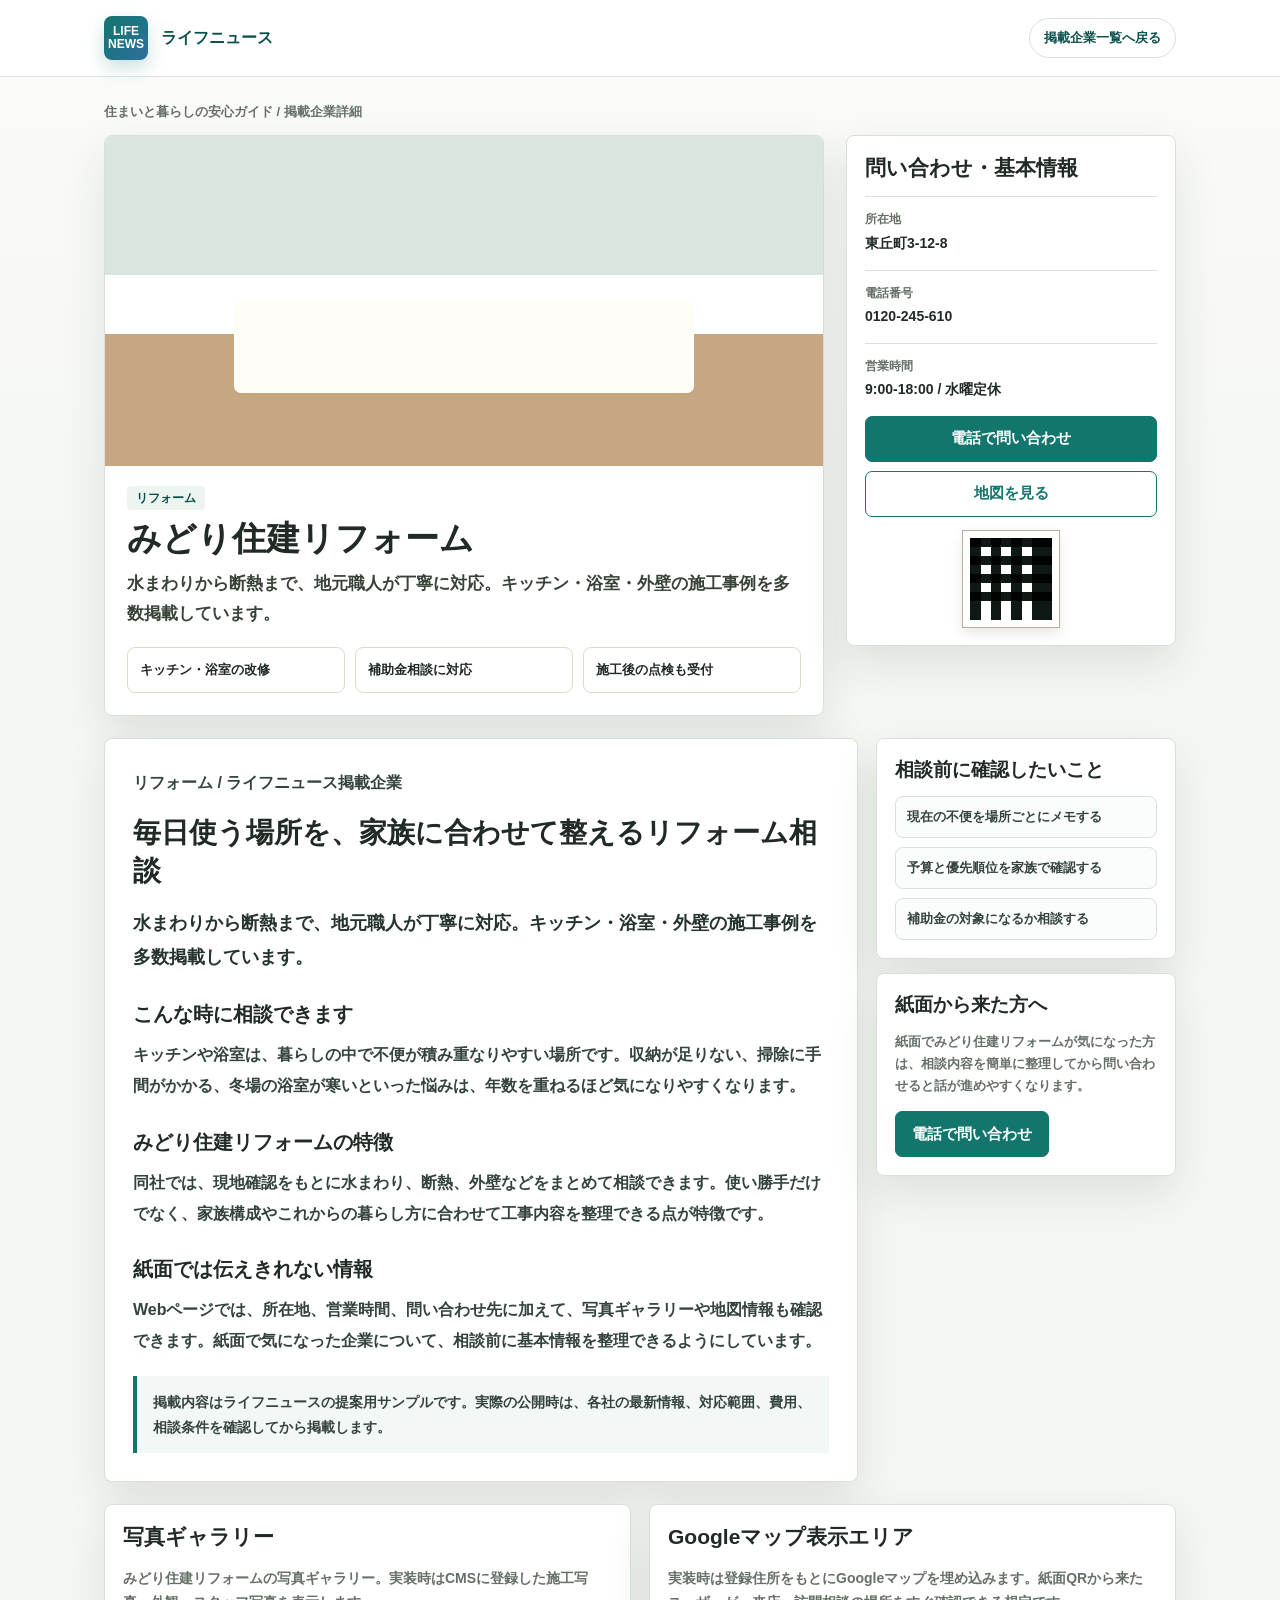
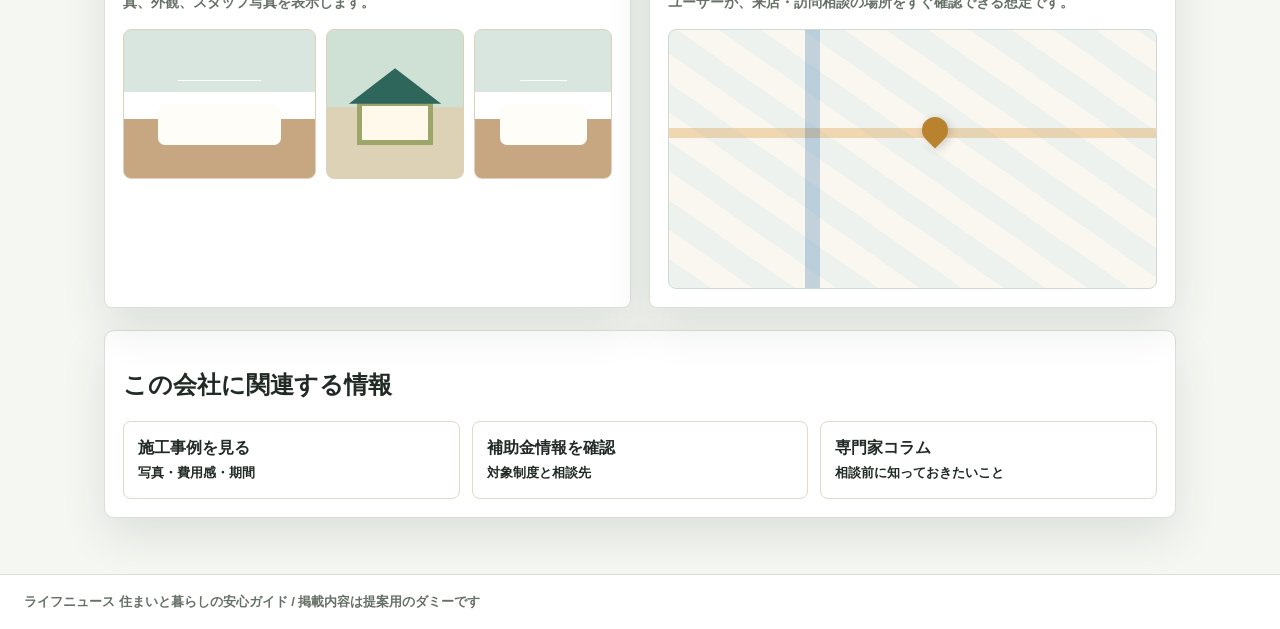
<file: docs/life-news-company.html>
<!doctype html>
<html lang="ja">
<head>
  <meta charset="utf-8">
  <meta name="viewport" content="width=device-width, initial-scale=1">
  <title>掲載企業詳細 | 住まいと暮らしの安心ガイド</title>
  <style>
    :root {
      --ink: #222a25;
      --muted: #667067;
      --paper: #f5f7f3;
      --card: #ffffff;
      --line: #d9e0dc;
      --olive: #13766d;
      --olive-dark: #0b514b;
      --green: #13766d;
      --blue: #2d6f9f;
      --orange: #b9822f;
      --shadow: 0 18px 45px rgba(28, 42, 39, .11);
    }

    * { box-sizing: border-box; }

    body {
      margin: 0;
      color: var(--ink);
      font-family: "Hiragino Kaku Gothic ProN", "Yu Gothic", "Meiryo", sans-serif;
      letter-spacing: 0;
      background:
        linear-gradient(180deg, #fbfcfa 0, var(--paper) 520px),
        radial-gradient(circle at 10% 0%, rgba(19, 118, 109, .08), transparent 420px);
    }

    a { color: inherit; }

    .topbar {
      background: rgba(255,255,255,.94);
      border-bottom: 1px solid rgba(217, 224, 220, .9);
    }

    .topbar-inner,
    .container {
      max-width: 1120px;
      margin: 0 auto;
      padding-left: 24px;
      padding-right: 24px;
    }

    .topbar-inner {
      min-height: 76px;
      display: flex;
      align-items: center;
      justify-content: space-between;
      gap: 20px;
    }

    .brand {
      display: flex;
      align-items: center;
      gap: 13px;
      color: var(--olive-dark);
      font-weight: 900;
      line-height: 1;
      text-decoration: none;
    }

    .mark {
      width: 44px;
      height: 44px;
      display: grid;
      place-items: center;
      border-radius: 8px;
      background: linear-gradient(135deg, var(--green), var(--blue));
      box-shadow: 0 8px 18px rgba(19,118,109,.22);
      overflow: hidden;
    }

    .mark strong {
      display: grid;
      place-items: center;
      background: transparent;
      color: #fff;
      font-size: 12px;
      line-height: 1.05;
      text-align: center;
    }

    .mark span { display: none; }

    .back-link {
      min-height: 40px;
      display: inline-flex;
      align-items: center;
      justify-content: center;
      border: 1px solid var(--line);
      border-radius: 999px;
      background: #fff;
      color: var(--olive-dark);
      padding: 8px 14px;
      font-size: 13px;
      font-weight: 900;
      text-decoration: none;
    }

    .container {
      padding-top: 26px;
      padding-bottom: 56px;
    }

    .breadcrumb {
      margin: 0 0 14px;
      color: var(--muted);
      font-size: 13px;
      font-weight: 800;
    }

    .hero {
      display: grid;
      grid-template-columns: minmax(0, 1fr) 330px;
      gap: 22px;
      align-items: start;
    }

    .main-card,
    .side-card,
    .article-card,
    .map-card {
      border: 1px solid var(--line);
      border-radius: 8px;
      background: #fff;
      overflow: hidden;
      box-shadow: var(--shadow);
    }

    .main-visual {
      height: 330px;
      background: #e5ebe7;
      position: relative;
      overflow: hidden;
    }

    .main-visual::before,
    .main-visual::after,
    .photo::before,
    .photo::after {
      content: "";
      position: absolute;
      display: block;
    }

    .kitchen { background: linear-gradient(180deg, #d8e6df 0 42%, #fff 42% 60%, #c6a782 60%); }
    .kitchen::before { left: 18%; right: 18%; bottom: 22%; height: 28%; border-radius: 7px; background: #fffdf8; box-shadow: 0 -44px 0 -20px #fff; }
    .builder { background: linear-gradient(180deg, #cfe0d4 0 52%, #ded2b6 52%); }
    .builder::before { left: 22%; right: 22%; bottom: 22%; height: 30%; background: #fff9eb; box-shadow: inset 0 0 0 5px #9da56b; }
    .builder::after { left: 16%; right: 16%; bottom: 50%; height: 24%; background: #2f665c; clip-path: polygon(50% 0, 100% 100%, 0 100%); }
    .estate { background: linear-gradient(180deg, #d4e4ef 0 40%, #e8dfd0 40%); }
    .estate::before { left: 36%; right: 36%; top: 16%; bottom: 18%; background: repeating-linear-gradient(180deg, #f8faf7 0 15px, #71869a 15px 22px); box-shadow: 0 0 0 4px #667a78; }
    .insurance { background: linear-gradient(135deg, #efe0cf 0 46%, #fff 46% 60%, #d9e7df 60%); }
    .insurance::before { left: 20%; bottom: 24%; width: 18%; height: 36%; border-radius: 24px 24px 12px 12px; background: #746c5d; box-shadow: 62px 0 0 #a36c64, 124px 0 0 #667a54; }
    .inherit { background: linear-gradient(135deg, #f1ead8, #ffffff 58%, #ddebe5); }
    .inherit::before { left: 18%; right: 14%; top: 20%; bottom: 22%; background: repeating-linear-gradient(180deg, #fff 0 15px, #d3bf8c 15px 18px); transform: rotate(-4deg); box-shadow: 12px 12px 0 rgba(70,60,45,.12); }
    .bath { background: linear-gradient(135deg, #e6edf2 0 44%, #fff 44% 64%, #b8d0d4 64%); }
    .bath::before { left: 16%; right: 15%; bottom: 22%; height: 38%; border-radius: 70px 70px 16px 16px; background: #fff; box-shadow: 0 -28px 0 -13px #c6d9dd; }

    .main-body {
      padding: 22px;
    }

    .tag {
      width: fit-content;
      border-radius: 4px;
      padding: 5px 9px;
      background: #eef5f1;
      color: var(--olive-dark);
      font-size: 12px;
      line-height: 1;
      font-weight: 900;
    }

    h1 {
      margin: 12px 0 10px;
      font-size: 34px;
      line-height: 1.22;
      font-weight: 900;
    }

    .catch {
      margin: 0;
      color: #394238;
      font-size: 17px;
      line-height: 1.75;
      font-weight: 800;
    }

    .point-list {
      display: grid;
      grid-template-columns: repeat(3, 1fr);
      gap: 10px;
      margin-top: 18px;
    }

    .point {
      border: 1px solid #e1d9c7;
      border-radius: 8px;
      background: #fff;
      padding: 12px;
      font-size: 13px;
      line-height: 1.55;
      font-weight: 850;
    }

    .side-card {
      padding: 18px;
      display: grid;
      gap: 14px;
    }

    .side-card h2,
    .article-card h2,
    .map-card h2 {
      margin: 0;
      font-size: 21px;
      line-height: 1.35;
      font-weight: 900;
    }

    .info-row {
      border-top: 1px solid var(--line);
      padding-top: 12px;
      font-size: 14px;
      line-height: 1.7;
      font-weight: 800;
    }

    .info-row b {
      display: block;
      color: var(--muted);
      font-size: 12px;
      margin-bottom: 2px;
    }

    .actions {
      display: grid;
      gap: 9px;
    }

    .btn {
      min-height: 46px;
      border: 1px solid var(--olive);
      border-radius: 7px;
      padding: 12px 16px;
      background: var(--olive);
      color: #fff;
      font-size: 15px;
      font-weight: 900;
      text-decoration: none;
      display: inline-flex;
      align-items: center;
      justify-content: center;
    }

    .btn.secondary {
      background: #fff;
      color: var(--olive);
    }

    .qr {
      width: 96px;
      height: 96px;
      border: 7px solid #fff;
      background-color: #fff;
      box-shadow: 0 0 0 1px #b6ae9a, 0 6px 14px rgba(0,0,0,.1);
      background-image:
        linear-gradient(90deg, #101814 0 13%, transparent 13% 25%, #101814 25% 38%, transparent 38% 50%, #101814 50% 63%, transparent 63% 75%, #101814 75%),
        linear-gradient(#101814 0 11%, transparent 11% 22%, #101814 22% 33%, transparent 33% 44%, #101814 44% 55%, transparent 55% 66%, #101814 66% 77%, transparent 77%);
      background-blend-mode: multiply;
      margin: 0 auto;
    }

    .section-grid {
      display: grid;
      grid-template-columns: 1fr 1fr;
      gap: 18px;
      margin-top: 22px;
    }

    .article-layout {
      display: grid;
      grid-template-columns: minmax(0, 1fr) 300px;
      gap: 18px;
      margin-top: 22px;
      align-items: start;
    }

    .story-card,
    .check-card,
    .cta-card {
      border: 1px solid var(--line);
      border-radius: 8px;
      background: #fff;
      box-shadow: var(--shadow);
    }

    .story-card {
      padding: 28px;
    }

    .story-kicker {
      margin: 0 0 8px;
      color: var(--olive);
      font-size: 13px;
      font-weight: 900;
    }

    .story-card h2 {
      margin: 0 0 16px;
      font-size: 28px;
      line-height: 1.35;
      font-weight: 900;
    }

    .story-card h3 {
      margin: 26px 0 10px;
      font-size: 20px;
      line-height: 1.45;
      font-weight: 900;
    }

    .story-card p {
      margin: 0 0 16px;
      color: #34433f;
      font-size: 16px;
      line-height: 1.95;
      font-weight: 650;
    }

    .story-card .lead-text {
      color: #263430;
      font-size: 18px;
      line-height: 1.9;
      font-weight: 800;
    }

    .story-note {
      margin-top: 20px;
      border-left: 4px solid var(--olive);
      background: #f3f8f6;
      padding: 14px 16px;
      color: #34433f;
      font-size: 14px;
      line-height: 1.75;
      font-weight: 750;
    }

    .article-side {
      display: grid;
      gap: 14px;
      position: sticky;
      top: 18px;
    }

    .check-card,
    .cta-card {
      padding: 18px;
    }

    .check-card h2,
    .cta-card h2 {
      margin: 0 0 12px;
      font-size: 19px;
      line-height: 1.4;
      font-weight: 900;
    }

    .check-list {
      display: grid;
      gap: 9px;
      margin: 0;
      padding: 0;
      list-style: none;
    }

    .check-list li {
      border: 1px solid var(--line);
      border-radius: 8px;
      background: #fbfdfc;
      padding: 10px 11px;
      color: #34433f;
      font-size: 13px;
      line-height: 1.55;
      font-weight: 800;
    }

    .cta-card p {
      margin: 0 0 14px;
      color: var(--muted);
      font-size: 13px;
      line-height: 1.7;
      font-weight: 750;
    }

    .article-card,
    .map-card {
      padding: 18px;
    }

    .gallery {
      display: grid;
      grid-template-columns: 1.4fr 1fr 1fr;
      gap: 10px;
      margin-top: 14px;
    }

    .photo {
      min-height: 150px;
      border: 1px solid #ddd2b9;
      border-radius: 8px;
      position: relative;
      overflow: hidden;
    }

    .article-card p,
    .map-card p {
      color: var(--muted);
      font-size: 14px;
      line-height: 1.75;
      font-weight: 800;
    }

    .map {
      height: 260px;
      border: 1px solid #cfd8d5;
      border-radius: 8px;
      background:
        linear-gradient(90deg, transparent 0 28%, rgba(55,111,166,.28) 28% 31%, transparent 31% 100%),
        linear-gradient(0deg, transparent 0 58%, rgba(212,123,0,.26) 58% 62%, transparent 62% 100%),
        repeating-linear-gradient(35deg, #edf2ef 0 24px, #f9f7f0 24px 48px);
      position: relative;
      overflow: hidden;
    }

    .map::before {
      content: "";
      position: absolute;
      left: 52%;
      top: 34%;
      width: 26px;
      height: 26px;
      border-radius: 50% 50% 50% 0;
      transform: rotate(-45deg);
      background: var(--orange);
      box-shadow: 0 3px 10px rgba(0,0,0,.18);
    }

    .related {
      margin-top: 22px;
      border: 1px solid var(--line);
      border-radius: 10px;
      background: #fff;
      padding: 18px;
      box-shadow: var(--shadow);
    }

    .related-grid {
      display: grid;
      grid-template-columns: repeat(3, 1fr);
      gap: 12px;
      margin-top: 14px;
    }

    .related a {
      display: block;
      border: 1px solid #e1d9c7;
      border-radius: 8px;
      background: #fff;
      padding: 14px;
      text-decoration: none;
      font-weight: 900;
      line-height: 1.5;
    }

    .footer {
      border-top: 1px solid var(--line);
      background: #fff;
      padding: 18px 24px;
      color: var(--muted);
      font-size: 13px;
      font-weight: 800;
    }

    @media (max-width: 860px) {
      .hero,
      .article-layout,
      .section-grid,
      .related-grid {
        grid-template-columns: 1fr;
      }

      .point-list,
      .gallery {
        grid-template-columns: 1fr;
      }

      .main-visual { height: 240px; }
      h1 { font-size: 28px; }
      .story-card { padding: 20px; }
      .article-side { position: static; }
      .topbar-inner, .container { padding-left: 14px; padding-right: 14px; }
      .topbar-inner { align-items: flex-start; padding-top: 10px; padding-bottom: 10px; }
    }
  </style>
</head>
<body>
  <header class="topbar">
    <div class="topbar-inner">
      <a class="brand" href="life-news-web.html">
        <span class="mark"><strong>LIFE<br>NEWS</strong><span>保存版</span></span>
        <span>ライフニュース</span>
      </a>
      <a class="back-link" href="life-news-web.html#companies">掲載企業一覧へ戻る</a>
    </div>
  </header>

  <main class="container">
    <p class="breadcrumb">住まいと暮らしの安心ガイド / 掲載企業詳細</p>
    <section class="hero">
      <article class="main-card">
        <div class="main-visual" id="mainVisual" aria-hidden="true"></div>
        <div class="main-body">
          <span class="tag" id="category"></span>
          <h1 id="name"></h1>
          <p class="catch" id="catch"></p>
          <div class="point-list" id="points"></div>
        </div>
      </article>

      <aside class="side-card">
        <h2>問い合わせ・基本情報</h2>
        <div class="info-row"><b>所在地</b><span id="area"></span></div>
        <div class="info-row"><b>電話番号</b><span id="telText"></span></div>
        <div class="info-row"><b>営業時間</b><span id="hours"></span></div>
        <div class="actions">
          <a class="btn" id="telButton" href="#">電話で問い合わせ</a>
          <a class="btn secondary" href="#map">地図を見る</a>
        </div>
        <div class="qr" aria-hidden="true"></div>
      </aside>
    </section>

    <section class="article-layout">
      <article class="story-card" id="story"></article>
      <aside class="article-side">
        <div class="check-card">
          <h2>相談前に確認したいこと</h2>
          <ul class="check-list" id="checkList"></ul>
        </div>
        <div class="cta-card">
          <h2>紙面から来た方へ</h2>
          <p id="readerLead"></p>
          <a class="btn" id="sideTelButton" href="#">電話で問い合わせ</a>
        </div>
      </aside>
    </section>

    <section class="section-grid">
      <article class="article-card">
        <h2>写真ギャラリー</h2>
        <p id="galleryLead"></p>
        <div class="gallery" id="gallery"></div>
      </article>

      <article class="map-card" id="map">
        <h2>Googleマップ表示エリア</h2>
        <p>実装時は登録住所をもとにGoogleマップを埋め込みます。紙面QRから来たユーザーが、来店・訪問相談の場所をすぐ確認できる想定です。</p>
        <div class="map" aria-hidden="true"></div>
      </article>
    </section>

    <section class="related">
      <h2>この会社に関連する情報</h2>
      <div class="related-grid">
        <a href="#case">施工事例を見る<br><small>写真・費用感・期間</small></a>
        <a href="#subsidy">補助金情報を確認<br><small>対象制度と相談先</small></a>
        <a href="#column">専門家コラム<br><small>相談前に知っておきたいこと</small></a>
      </div>
    </section>
  </main>

  <footer class="footer">ライフニュース 住まいと暮らしの安心ガイド / 掲載内容は提案用のダミーです</footer>

  <script>
    const companies = [
      { id: "midori", category: "リフォーム", photo: "kitchen", name: "みどり住建リフォーム", catch: "水まわりから断熱まで、地元職人が丁寧に対応。キッチン・浴室・外壁の施工事例を多数掲載しています。", area: "東丘町3-12-8", tel: "0120-245-610", hours: "9:00-18:00 / 水曜定休", points: ["キッチン・浴室の改修", "補助金相談に対応", "施工後の点検も受付"], theme: "毎日使う場所を、家族に合わせて整えるリフォーム相談", scene: "キッチンや浴室は、暮らしの中で不便が積み重なりやすい場所です。収納が足りない、掃除に手間がかかる、冬場の浴室が寒いといった悩みは、年数を重ねるほど気になりやすくなります。", value: "同社では、現地確認をもとに水まわり、断熱、外壁などをまとめて相談できます。使い勝手だけでなく、家族構成やこれからの暮らし方に合わせて工事内容を整理できる点が特徴です。", checks: ["現在の不便を場所ごとにメモする", "予算と優先順位を家族で確認する", "補助金の対象になるか相談する"] },
      { id: "harumi", category: "リフォーム", photo: "bath", name: "晴海設備", catch: "浴室、給湯器、洗面台の交換をまとめて相談。急な故障、補助金対象設備の見積もりにも対応します。", area: "南丘7-4-2", tel: "0120-810-314", hours: "8:30-18:00 / 日曜定休", points: ["給湯器交換", "浴室・洗面リフォーム", "即日相談受付"], theme: "急な設備トラブルも、早めの相談で暮らしへの影響を小さく", scene: "給湯器や浴室設備は、故障してから慌てて探すことが多い住まいの設備です。お湯が出にくい、浴室が寒い、洗面台が使いづらいと感じたら、交換時期や修理の目安を確認しておくと安心です。", value: "晴海設備では、浴室、給湯器、洗面台の交換相談を受け付けています。急な不具合だけでなく、補助金対象設備の見積もりも確認できるため、事前相談にも向いています。", checks: ["機器の型番や使用年数を確認する", "不具合の症状をメモする", "修理と交換の費用感を比較する"] },
      { id: "kaze", category: "リフォーム", photo: "builder", name: "暮らし工房 風", catch: "家族構成に合わせた木の家とリノベーション。新築、間取り変更、和室改修の相談に対応。", area: "北町1-5-3", tel: "0120-456-870", hours: "10:00-17:30 / 日曜予約制", points: ["自然素材の住まい", "間取り変更", "予約制相談会"], theme: "家族の変化に合わせて、住まいの使い方を見直す", scene: "子どもの独立、親との同居、在宅時間の増加など、家族構成が変わると住まいに求めるものも変わります。使わなくなった部屋や和室を、今の暮らしに合う場所へ変える相談が増えています。", value: "暮らし工房 風では、木の家づくりやリノベーションを通じて、間取り変更や和室改修の相談に対応。素材感や居心地を大切にしながら、長く暮らせる住まいづくりを考えられます。", checks: ["今後の家族構成を想定する", "使っていない部屋を確認する", "残したい素材や雰囲気を整理する"] },
      { id: "azuma", category: "不動産", photo: "estate", name: "東丘不動産", catch: "住み替え、査定、空き家活用を地域相場から提案。新着物件と売却相談の予約を受け付け中。", area: "東丘駅前2-1-6", tel: "025-278-8800", hours: "9:30-18:00 / 火曜定休", points: ["売却査定", "住み替え相談", "空き家活用"], theme: "今の家を売る、貸す、住み替える。迷った時に地域相場から考える", scene: "子どもの独立や定年後の暮らしをきっかけに、住まいの広さや管理の負担を見直す方が増えています。一方で、売却するべきか、貸すべきか、しばらく保有するべきかは、地域の相場や物件の状態によって判断が変わります。", value: "東丘不動産では、住み替え、売却査定、空き家活用の相談を受け付けています。駅前エリアや近隣住宅地の動きをふまえ、いまの住まいをどう活かすかを一緒に整理できるのが特徴です。", checks: ["固定資産税や維持費を確認する", "住宅ローン残債の有無を整理する", "売却・賃貸・保有の希望を家族で話す"] },
      { id: "kitamachi", category: "不動産", photo: "builder", name: "北町ベイ不動産", catch: "空き家・相続不動産の相談も受付中。土地、中古住宅、住み替えの相談を地域密着で対応。", area: "北町通1-826", tel: "025-384-8118", hours: "9:30-18:00 / 水曜定休", points: ["土地探し", "中古住宅", "相続不動産"], theme: "土地探しから相続不動産まで、地域の事情に合わせて相談", scene: "不動産探しや空き家の管理では、インターネットの情報だけでは判断しにくいことがあります。周辺環境、道路条件、管理状態など、現地を知る会社に相談することで見えてくる情報もあります。", value: "北町ベイ不動産では、土地、中古住宅、相続不動産の相談に対応。住み替えや空き家活用を検討する際、希望条件と現実的な選択肢を整理できます。", checks: ["希望エリアと予算を整理する", "空き家の管理状態を確認する", "相続関係者の意向を共有する"] },
      { id: "aoba", category: "相続相談", photo: "inherit", name: "青葉司法書士事務所", catch: "実家の相続、登記、空き家管理を初回からわかりやすく。登記義務化、名義変更、遺言の相談に対応。", area: "中央通り5-2-4", tel: "025-201-5501", hours: "9:00-17:00 / 平日営業", points: ["相続登記", "名義変更", "遺言相談"], theme: "実家の相続や名義変更、何から始めるかを整理する", scene: "相続は、必要な書類や手続きが多く、後回しにしてしまいがちなテーマです。特に不動産の名義変更や空き家の管理は、家族だけで判断しにくい場面があります。", value: "青葉司法書士事務所では、相続登記、名義変更、遺言相談に対応しています。手続きの流れを確認しながら、必要な準備を一つずつ整理できる相談先です。", checks: ["不動産の名義を確認する", "戸籍や固定資産税通知を探す", "家族で今後の活用方針を話す"] },
      { id: "mirai", category: "相続相談", photo: "insurance", name: "みらい相続相談室", catch: "税理士・FPが連携して相続と生前対策をサポート。相続税、財産整理、空き家活用の相談に対応。", area: "長大通2-3-5", tel: "025-290-7702", hours: "10:00-17:00 / 予約制", points: ["相続税相談", "財産整理", "生前対策"], theme: "相続の不安を、家族で話せる形に整理する", scene: "相続や生前対策は、必要だと分かっていても話し出しにくいテーマです。財産の内容や家族の希望を整理しておくことで、将来の手続きや判断を進めやすくなります。", value: "みらい相続相談室では、税理士やFPが連携し、相続税、財産整理、空き家活用の相談に対応。家族で共有しやすい形に情報をまとめるサポートが受けられます。", checks: ["財産の種類を一覧にする", "空き家や土地の扱いを考える", "家族で相談するタイミングを決める"] },
      { id: "partner", category: "保険", photo: "insurance", name: "ライフパートナー保険", catch: "火災・地震・水害の補償を住まいに合わせて整理。築年数や家族構成に合わせた見直し診断。", area: "緑台4-8-11", tel: "0120-111-259", hours: "10:00-19:00 / 土曜相談可", points: ["火災保険", "地震保険", "補償見直し"], theme: "住まいの保険を、いまの暮らしに合わせて見直す", scene: "火災、地震、水害への備えは、家の築年数や住んでいる地域、家族構成によって必要な確認内容が変わります。更新時期まで見直していない補償がある場合は、一度内容を確認しておくと安心です。", value: "ライフパートナー保険では、火災保険や地震保険の補償内容を整理し、住まいに合わせた見直し相談を受け付けています。土曜相談にも対応しているため、平日が忙しい方も相談しやすい窓口です。", checks: ["保険証券を用意する", "建物の築年数を確認する", "水害や地震の補償内容を見る"] },
      { id: "anshin", category: "保険", photo: "inherit", name: "あんしん保険サービス", catch: "医療・介護・老後資金まで家計の見直しをお手伝い。生命保険、火災保険、老後資金の相談に対応。", area: "西区下本1-4-25", tel: "0120-552-661", hours: "10:00-18:00 / 日曜定休", points: ["生命保険", "医療・介護", "老後資金"], theme: "これからの家計と保障を、無理なく見直す", scene: "子どもの独立や退職前後は、保険や老後資金を見直すきっかけになります。以前加入した保障が今の暮らしに合っているか、家計の負担とあわせて確認することが大切です。", value: "あんしん保険サービスでは、生命保険、医療・介護、老後資金の相談に対応。現在の契約内容を確認しながら、必要な保障を整理できます。", checks: ["加入中の保険内容を確認する", "毎月の保険料を把握する", "今後の医療・介護の不安を書き出す"] },
      { id: "energy", category: "住宅設備", photo: "bath", name: "中央エネルギー", catch: "エコキュート・ガス給湯器の交換、修理に対応。急な給湯器故障、交換見積、設備点検の相談に対応。", area: "中央区住吉1-8", tel: "0120-66-1948", hours: "8:00-19:00 / 受付無休", points: ["給湯器交換", "設備点検", "修理相談"], theme: "毎日使う給湯設備を、故障前から確認しておく", scene: "給湯器は、暮らしに欠かせない設備のひとつです。お湯の温度が安定しない、異音がする、使用年数が長いといった場合は、急な故障に備えて相談先を確認しておくと安心です。", value: "中央エネルギーでは、エコキュートやガス給湯器の交換、修理、設備点検の相談に対応。受付時間が長く、急なトラブル時にも問い合わせしやすいのが特徴です。", checks: ["使用年数と型番を確認する", "不具合の症状をメモする", "修理と交換の目安を聞く"] },
      { id: "solar", category: "住宅設備", photo: "builder", name: "ソラ住まいラボ", catch: "電気代を賢く節約。太陽光と蓄電池を比較できます。無料シミュレーションに対応。", area: "東区明石2-10", tel: "0120-319-881", hours: "9:00-18:00 / 予約制", points: ["太陽光", "蓄電池", "V2H相談"], theme: "電気代と災害時の備えを、屋根から考える", scene: "電気代の上昇や停電時の備えをきっかけに、太陽光や蓄電池を検討する家庭が増えています。ただし、屋根の形状や日当たり、電気の使い方によって向き不向きがあります。", value: "ソラ住まいラボでは、太陽光、蓄電池、V2Hの無料シミュレーションに対応。導入前に費用感や使い方を比較し、家庭に合う選択肢を確認できます。", checks: ["電気使用量を確認する", "屋根の状態を把握する", "停電時に使いたい設備を考える"] }
    ];

    const params = new URLSearchParams(location.search);
    const id = params.get("id") || "midori";
    const company = companies.find(item => item.id === id) || companies[0];

    document.title = `${company.name} | 住まいと暮らしの安心ガイド`;
    document.getElementById("mainVisual").className = `main-visual ${company.photo}`;
    document.getElementById("category").textContent = company.category;
    document.getElementById("name").textContent = company.name;
    document.getElementById("catch").textContent = company.catch;
    document.getElementById("area").textContent = company.area;
    document.getElementById("telText").textContent = company.tel;
    document.getElementById("hours").textContent = company.hours;
    document.getElementById("telButton").href = `tel:${company.tel.replaceAll("-", "")}`;
    document.getElementById("sideTelButton").href = `tel:${company.tel.replaceAll("-", "")}`;
    document.getElementById("points").innerHTML = company.points.map(point => `<div class="point">${point}</div>`).join("");
    document.getElementById("story").innerHTML = `
      <p class="story-kicker">${company.category} / ライフニュース掲載企業</p>
      <h2>${company.theme || `${company.name}のサービス紹介`}</h2>
      <p class="lead-text">${company.catch}</p>
      <h3>こんな時に相談できます</h3>
      <p>${company.scene || "住まいに関する悩みは、家族構成や暮らし方によって変わります。まずは現在の状況を整理し、相談先に伝えることが大切です。"}</p>
      <h3>${company.name}の特徴</h3>
      <p>${company.value || company.catch}</p>
      <h3>紙面では伝えきれない情報</h3>
      <p>Webページでは、所在地、営業時間、問い合わせ先に加えて、写真ギャラリーや地図情報も確認できます。紙面で気になった企業について、相談前に基本情報を整理できるようにしています。</p>
      <div class="story-note">掲載内容はライフニュースの提案用サンプルです。実際の公開時は、各社の最新情報、対応範囲、費用、相談条件を確認してから掲載します。</div>
    `;
    document.getElementById("checkList").innerHTML = (company.checks || company.points).map(item => `<li>${item}</li>`).join("");
    document.getElementById("readerLead").textContent = `紙面で${company.name}が気になった方は、相談内容を簡単に整理してから問い合わせると話が進めやすくなります。`;
    document.getElementById("galleryLead").textContent = `${company.name}の写真ギャラリー。実装時はCMSに登録した施工写真、外観、スタッフ写真を表示します。`;
    document.getElementById("gallery").innerHTML = [company.photo, "builder", "kitchen"].map(photo => `<div class="photo ${photo}" aria-hidden="true"></div>`).join("");
  </script>
</body>
</html>
</file>
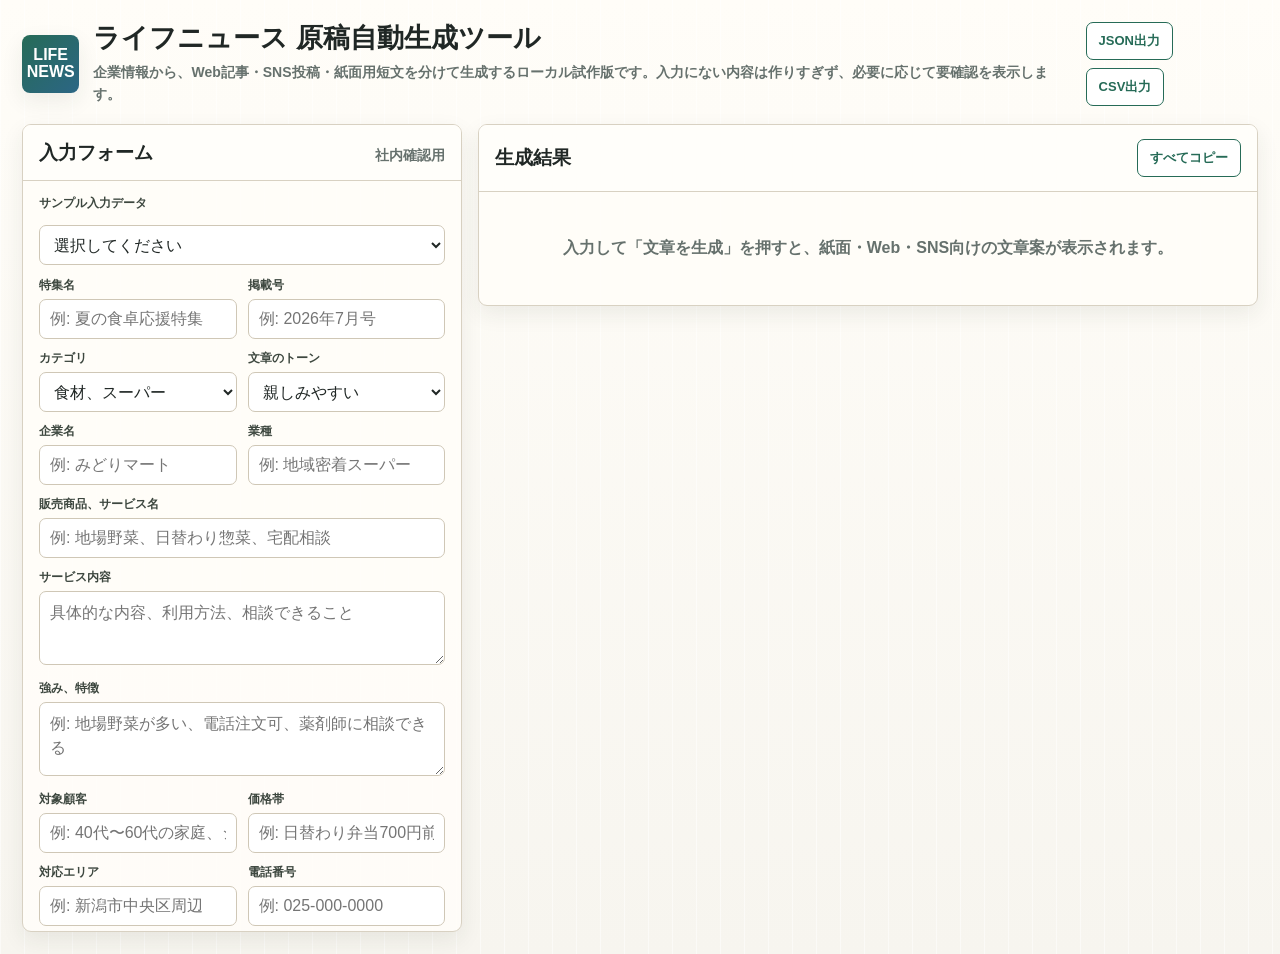
<file: docs/life-news-copy-generator.html>
<!doctype html>
<html lang="ja">
<head>
  <meta charset="utf-8">
  <meta name="viewport" content="width=device-width, initial-scale=1">
  <title>ライフニュース 原稿自動生成ツール 試作版</title>
  <style>
    :root {
      --ink: #202725;
      --muted: #66716d;
      --paper: #f7f5ef;
      --panel: #fffdf9;
      --line: #d8d1c2;
      --green: #266b57;
      --green-dark: #174b3c;
      --gold: #b47b2b;
      --blue: #2c6685;
      --red: #a44942;
      --shadow: 0 8px 22px rgba(42, 48, 44, .08);
    }

    * { box-sizing: border-box; }

    body {
      margin: 0;
      color: var(--ink);
      font-family: "Hiragino Kaku Gothic ProN", "Yu Gothic", "Meiryo", sans-serif;
      letter-spacing: 0;
      background:
        linear-gradient(90deg, rgba(255,255,255,.5) 0 1px, transparent 1px),
        linear-gradient(#fffdf8, var(--paper));
      background-size: 24px 24px, auto;
    }

    button,
    input,
    textarea,
    select {
      font: inherit;
    }

    .app {
      max-width: 1280px;
      margin: 0 auto;
      padding: 22px;
    }

    .top {
      display: flex;
      justify-content: space-between;
      align-items: flex-start;
      gap: 20px;
      margin-bottom: 18px;
    }

    .brand {
      display: flex;
      gap: 14px;
      align-items: center;
    }

    .mark {
      width: 58px;
      height: 58px;
      display: grid;
      place-items: center;
      background: linear-gradient(135deg, var(--green), var(--blue));
      color: #fff;
      border-radius: 8px;
      font-weight: 900;
      line-height: 1.05;
      text-align: center;
      box-shadow: var(--shadow);
    }

    h1 {
      margin: 0;
      font-size: 27px;
      line-height: 1.25;
    }

    .lead {
      margin: 5px 0 0;
      color: var(--muted);
      font-size: 14px;
      line-height: 1.6;
      font-weight: 700;
    }

    .layout {
      display: grid;
      grid-template-columns: 440px minmax(0, 1fr);
      gap: 16px;
      align-items: start;
    }

    .panel {
      border: 1px solid var(--line);
      border-radius: 9px;
      background: rgba(255, 253, 249, .94);
      box-shadow: var(--shadow);
      overflow: hidden;
    }

    .panel-head {
      display: flex;
      justify-content: space-between;
      align-items: center;
      gap: 12px;
      padding: 14px 16px;
      border-bottom: 1px solid var(--line);
      background: #fffefa;
    }

    h2 {
      margin: 0;
      font-size: 19px;
      line-height: 1.25;
    }

    .form {
      padding: 14px 16px 16px;
      display: grid;
      gap: 12px;
      max-height: calc(100vh - 150px);
      overflow: auto;
    }

    .grid {
      display: grid;
      grid-template-columns: 1fr 1fr;
      gap: 11px;
    }

    .field.full { grid-column: 1 / -1; }

    label {
      display: block;
      color: #3d473f;
      font-size: 12px;
      font-weight: 900;
      margin-bottom: 5px;
    }

    input,
    select,
    textarea {
      width: 100%;
      border: 1px solid #cfc7b6;
      border-radius: 7px;
      background: #fff;
      color: var(--ink);
      outline: none;
    }

    input,
    select {
      height: 40px;
      padding: 0 10px;
    }

    textarea {
      min-height: 74px;
      padding: 9px 10px;
      resize: vertical;
      line-height: 1.5;
    }

    .btns {
      display: flex;
      gap: 8px;
      flex-wrap: wrap;
    }

    .btn {
      min-height: 38px;
      border: 1px solid var(--green);
      border-radius: 7px;
      background: var(--green);
      color: #fff;
      padding: 8px 12px;
      font-size: 13px;
      font-weight: 900;
      cursor: pointer;
      text-decoration: none;
      display: inline-flex;
      align-items: center;
      justify-content: center;
    }

    .btn.secondary {
      background: #fff;
      color: var(--green);
    }

    .btn.warn {
      background: #fff;
      color: var(--red);
      border-color: #c88f8b;
    }

    .sample-row {
      display: grid;
      grid-template-columns: 1fr;
      gap: 8px;
    }

    .results {
      padding: 14px 16px 16px;
      display: grid;
      gap: 12px;
    }

    .result-card {
      border: 1px solid var(--line);
      border-radius: 8px;
      background: #fff;
      overflow: hidden;
    }

    .result-head {
      display: flex;
      justify-content: space-between;
      align-items: center;
      gap: 10px;
      padding: 10px 12px;
      border-bottom: 1px solid #eee7dc;
      background: #f8f1e3;
    }

    .result-head strong {
      font-size: 14px;
    }

    .result-card textarea {
      min-height: 82px;
      border: 0;
      border-radius: 0;
      background: #fff;
      padding: 12px;
      line-height: 1.75;
      font-size: 14px;
    }

    .result-card.large textarea {
      min-height: 230px;
    }

    .notes {
      border: 1px solid #ead0a3;
      border-radius: 8px;
      background: #fff8e8;
      padding: 12px;
      color: #6f4f18;
      font-size: 13px;
      line-height: 1.65;
      font-weight: 800;
    }

    .empty {
      padding: 28px;
      color: var(--muted);
      text-align: center;
      font-weight: 800;
      line-height: 1.7;
    }

    @media (max-width: 960px) {
      .layout { grid-template-columns: 1fr; }
      .form { max-height: none; }
      .top { display: grid; }
    }

    @media (max-width: 640px) {
      .app { padding: 14px; }
      .grid { grid-template-columns: 1fr; }
    }
  </style>
</head>
<body>
  <div class="app">
    <header class="top">
      <div class="brand">
        <div class="mark">LIFE<br>NEWS</div>
        <div>
          <h1>ライフニュース 原稿自動生成ツール</h1>
          <p class="lead">企業情報から、Web記事・SNS投稿・紙面用短文を分けて生成するローカル試作版です。入力にない内容は作りすぎず、必要に応じて要確認を表示します。</p>
        </div>
      </div>
      <div class="btns">
        <button class="btn secondary" id="exportJson" type="button">JSON出力</button>
        <button class="btn secondary" id="exportCsv" type="button">CSV出力</button>
      </div>
    </header>

    <main class="layout">
      <section class="panel">
        <div class="panel-head">
          <h2>入力フォーム</h2>
          <span class="lead">社内確認用</span>
        </div>
        <form class="form" id="generatorForm">
          <div class="sample-row">
            <label for="sampleSelect">サンプル入力データ</label>
            <select id="sampleSelect">
              <option value="">選択してください</option>
              <option value="0">みどりマート / 食材、スーパー</option>
              <option value="1">まごころ惣菜便 / 惣菜、宅配</option>
              <option value="2">青葉薬局 健康相談室 / 健康相談</option>
            </select>
          </div>

          <div class="grid">
            <div class="field">
              <label for="feature">特集名</label>
              <input id="feature" placeholder="例: 夏の食卓応援特集">
            </div>
            <div class="field">
              <label for="issue">掲載号</label>
              <input id="issue" placeholder="例: 2026年7月号">
            </div>
            <div class="field">
              <label for="category">カテゴリ</label>
              <select id="category">
                <option>食材、スーパー</option>
                <option>惣菜、宅配</option>
                <option>健康相談</option>
                <option>レシピ、料理教室</option>
                <option>飲食店</option>
                <option>健康サポート</option>
              </select>
            </div>
            <div class="field">
              <label for="tone">文章のトーン</label>
              <select id="tone">
                <option>親しみやすい</option>
                <option>信頼感</option>
                <option>上品</option>
                <option>元気</option>
                <option>専門的</option>
              </select>
            </div>
            <div class="field">
              <label for="companyName">企業名</label>
              <input id="companyName" placeholder="例: みどりマート">
            </div>
            <div class="field">
              <label for="industry">業種</label>
              <input id="industry" placeholder="例: 地域密着スーパー">
            </div>
            <div class="field full">
              <label for="products">販売商品、サービス名</label>
              <input id="products" placeholder="例: 地場野菜、日替わり惣菜、宅配相談">
            </div>
            <div class="field full">
              <label for="serviceDetail">サービス内容</label>
              <textarea id="serviceDetail" placeholder="具体的な内容、利用方法、相談できること"></textarea>
            </div>
            <div class="field full">
              <label for="strength">強み、特徴</label>
              <textarea id="strength" placeholder="例: 地場野菜が多い、電話注文可、薬剤師に相談できる"></textarea>
            </div>
            <div class="field">
              <label for="target">対象顧客</label>
              <input id="target" placeholder="例: 40代〜60代の家庭、シニア世帯">
            </div>
            <div class="field">
              <label for="price">価格帯</label>
              <input id="price" placeholder="例: 日替わり弁当700円前後">
            </div>
            <div class="field">
              <label for="area">対応エリア</label>
              <input id="area" placeholder="例: 新潟市中央区周辺">
            </div>
            <div class="field">
              <label for="phone">電話番号</label>
              <input id="phone" placeholder="例: 025-000-0000">
            </div>
            <div class="field full">
              <label for="address">住所</label>
              <input id="address" placeholder="例: 新潟市中央区...">
            </div>
            <div class="field full">
              <label for="website">WebサイトURL</label>
              <input id="website" placeholder="https://example.com">
            </div>
            <div class="field full">
              <label for="campaign">キャンペーン情報</label>
              <textarea id="campaign" placeholder="例: 7月末まで惣菜3点購入で50円引き"></textarea>
            </div>
            <div class="field full">
              <label for="outputType">生成したい文章タイプ</label>
              <select id="outputType">
                <option>一式すべて</option>
                <option>Web記事</option>
                <option>SNS投稿</option>
                <option>紙面用キャッチコピー</option>
                <option>短い紹介文</option>
                <option>長めの紹介文</option>
              </select>
            </div>
          </div>

          <div class="btns">
            <button class="btn" type="submit">文章を生成</button>
            <button class="btn secondary" id="clearButton" type="button">入力をクリア</button>
          </div>
        </form>
      </section>

      <section class="panel">
        <div class="panel-head">
          <h2>生成結果</h2>
          <div class="btns">
            <button class="btn secondary" id="copyAll" type="button">すべてコピー</button>
          </div>
        </div>
        <div class="results" id="results">
          <div class="empty">入力して「文章を生成」を押すと、紙面・Web・SNS向けの文章案が表示されます。</div>
        </div>
      </section>
    </main>
  </div>

  <script>
    const samples = [
      {
        feature: "夏の食卓応援特集", issue: "2026年7月号", category: "食材、スーパー", tone: "親しみやすい",
        companyName: "みどりマート", industry: "地域密着スーパー", products: "地場野菜、精肉、鮮魚、日替わり惣菜",
        serviceDetail: "旬の地場野菜や日替わり惣菜を販売。夕方の買い物にも立ち寄りやすく、電話での取り置き相談にも対応しています。",
        strength: "地場野菜の品ぞろえ、日替わり惣菜、地域に根ざした接客",
        target: "毎日の食材を手軽にそろえたい家庭、40代〜60代の読者",
        price: "惣菜は300円台から", area: "新潟市中央区周辺",
        address: "新潟市中央区緑町1-2-3", phone: "025-000-1122", website: "https://example.com/midori",
        campaign: "週末は地場野菜コーナーを拡大予定"
      },
      {
        feature: "夏の食卓応援特集", issue: "2026年7月号", category: "惣菜、宅配", tone: "信頼感",
        companyName: "まごころ惣菜便", industry: "惣菜宅配", products: "日替わり惣菜、弁当宅配、週替わり献立",
        serviceDetail: "共働き世帯やシニア世帯に向けて、日替わり惣菜と弁当を配達。電話注文にも対応しています。",
        strength: "電話注文可、日替わり献立、配達相談に対応",
        target: "買い物や調理の負担を減らしたい家庭、シニア世帯",
        price: "弁当700円前後", area: "新潟市東区・中央区の一部",
        address: "新潟市東区朝日町4-5-6", phone: "025-000-3344", website: "",
        campaign: "初回注文時に配達エリアを確認"
      },
      {
        feature: "夏の健康相談特集", issue: "2026年7月号", category: "健康相談", tone: "専門的",
        companyName: "青葉薬局 健康相談室", industry: "薬局 / 健康相談", products: "健康測定、服薬相談、栄養相談",
        serviceDetail: "地域のかかりつけ薬局として、栄養、服薬、健康測定の相談を受け付けています。",
        strength: "薬剤師による相談、健康測定、予約相談",
        target: "体調管理や服薬について相談したい方",
        price: "相談内容により異なる", area: "新潟市西区周辺",
        address: "新潟市西区青葉台2-8-1", phone: "025-000-5566", website: "https://example.com/aoba",
        campaign: "相談前に電話予約を推奨"
      }
    ];

    const fieldIds = ["feature", "issue", "category", "tone", "companyName", "industry", "products", "serviceDetail", "strength", "target", "price", "area", "address", "phone", "website", "campaign", "outputType"];
    let lastOutput = null;

    function v(id) {
      return document.getElementById(id).value.trim();
    }

    function setForm(data) {
      fieldIds.forEach(id => {
        if (id === "outputType") return;
        if (data[id] !== undefined) document.getElementById(id).value = data[id];
      });
    }

    function sentenceJoin(parts) {
      return parts.filter(Boolean).join("。") + "。";
    }

    function isSensitive(category, industry, products) {
      const text = `${category} ${industry} ${products}`;
      return /(医療|健康|薬局|保険|法律|相続|司法書士|税理士|介護|年金)/.test(text);
    }

    function toneLead(tone) {
      return {
        "親しみやすい": "気軽に相談しやすい",
        "信頼感": "地域で安心して相談できる",
        "上品": "落ち着いた暮らしに寄り添う",
        "元気": "毎日を前向きに支える",
        "専門的": "専門知識をもとに相談を受け付ける"
      }[tone] || "地域に寄り添う";
    }

    function warnings(data) {
      const list = [];
      ["companyName", "products", "serviceDetail", "phone"].forEach(id => {
        if (!data[id]) list.push(`要確認: ${labelMap[id]}が未入力です。`);
      });
      if (isSensitive(data.category, data.industry, data.products)) {
        list.push("要確認: 医療・健康・保険・法律・相続に関わる内容は、効果や結果を断定しない表現にしています。公開前に専門表現を確認してください。");
      }
      if (!data.price) list.push("要確認: 価格帯が未入力のため、価格に関する表現は入れていません。");
      if (!data.website) list.push("要確認: WebサイトURLが未入力です。QR誘導先は電話問い合わせ中心の表現にしています。");
      return list;
    }

    const labelMap = {
      companyName: "企業名",
      products: "販売商品、サービス名",
      serviceDetail: "サービス内容",
      phone: "電話番号"
    };

    function generate(data) {
      const sensitive = isSensitive(data.category, data.industry, data.products);
      const lead = toneLead(data.tone);
      const product = data.products || "サービス内容";
      const target = data.target ? `${data.target}に向けて` : "";
      const area = data.area ? `${data.area}で` : "";
      const price = data.price ? `価格帯は${data.price}です。` : "";
      const campaign = data.campaign ? `現在の案内: ${data.campaign}。` : "";
      const consult = sensitive ? "相談内容により案内が異なるため、詳細は事前にお問い合わせください。" : "詳しい内容は店舗・窓口へお問い合わせください。";
      const websiteLine = data.website ? `詳しくはWebサイト（${data.website}）でも確認できます。` : "詳しくは電話でお問い合わせください。";

      const catchCopyBase = data.products
        ? `${product.split(/[、,]/)[0]}を、身近に相談`
        : `${data.companyName || "掲載企業"}に相談`;
      const catchCopy = trimText(catchCopyBase, 30);

      const shortIntro = trimText(sentenceJoin([
        `${data.companyName || "掲載企業"}は${area}${product}を扱う${data.industry || data.category || "企業"}です`,
        data.strength ? `${data.strength}が特徴です` : "",
        data.phone ? `問い合わせは${data.phone}へ` : ""
      ]), 80);

      const title = `${data.companyName || "掲載企業"}｜${data.feature || data.category || "ライフニュース特集"}掲載情報`;

      const webBody = [
        `${data.companyName || "掲載企業"}は、${area}${product}を扱う${data.industry || data.category || "地域の企業"}です。`,
        data.serviceDetail ? `${data.serviceDetail}` : "具体的なサービス内容は、登録情報の追記が必要です。",
        data.strength ? `特徴は、${data.strength}。` : "強みや特徴は未入力のため、公開前に追記してください。",
        target ? `${target}、${lead}案内を行っています。` : `${lead}案内を行っています。`,
        price,
        campaign,
        data.address ? `所在地は${data.address}です。` : "",
        data.phone ? `問い合わせは${data.phone}へ。` : "問い合わせ先電話番号は要確認です。",
        websiteLine,
        consult,
        data.issue || data.feature ? `本情報は「${data.issue || "掲載号未設定"}」の「${data.feature || "特集名未設定"}」掲載用データをもとに作成しています。` : ""
      ].filter(Boolean).join("\n\n");

      const sns = trimText([
        `${data.feature ? `【${data.feature}】` : "【ライフニュース掲載情報】"}`,
        `${data.companyName || "掲載企業"}では、${product}について相談・確認できます。`,
        data.strength ? `特徴: ${data.strength}。` : "",
        data.phone ? `お問い合わせ: ${data.phone}` : "お問い合わせ先は要確認です。"
      ].filter(Boolean).join("\n"), 180);

      const hashtags = makeHashtags(data);
      const qr = data.website
        ? `紙面のQRコードから、${data.companyName || "掲載企業"}の詳しい情報・問い合わせ先をご確認ください。`
        : `紙面のQRコードまたはお電話で、${data.companyName || "掲載企業"}の詳しい情報をご確認ください。`;
      const sales = `${data.companyName || "掲載企業"}は、${data.category || "対象カテゴリ"}枠で${product}の具体性を打ち出せる掲載先です。${data.target ? `${data.target}への訴求に向いています。` : "対象顧客の追記により、提案精度を高められます。"}紙面では短い導入、Webではサービス内容・問い合わせ先を補足する構成が提案しやすいです。`;

      return {
        catchCopy,
        shortIntro,
        webTitle: title,
        webBody,
        sns,
        hashtags,
        qr,
        sales,
        warnings: warnings(data)
      };
    }

    function trimText(text, max) {
      if (text.length <= max) return text;
      return text.slice(0, max - 1) + "…";
    }

    function makeHashtags(data) {
      const tags = ["#ライフニュース"];
      if (data.category) tags.push(`#${data.category.replace(/[、\s]/g, "")}`);
      if (data.feature) tags.push(`#${data.feature.replace(/\s/g, "")}`);
      if (data.area) tags.push(`#${data.area.replace(/[、\s]/g, "")}`);
      if (data.products) tags.push(`#${data.products.split(/[、,]/)[0].replace(/\s/g, "")}`);
      return tags.slice(0, 6).join(" ");
    }

    function collect() {
      return Object.fromEntries(fieldIds.map(id => [id, v(id)]));
    }

    function render(outputs) {
      lastOutput = outputs;
      const cards = [
        ["紙面用キャッチコピー", "catchCopy"],
        ["紙面用短文紹介", "shortIntro"],
        ["Web記事タイトル", "webTitle"],
        ["Web記事本文", "webBody", "large"],
        ["SNS投稿文", "sns"],
        ["ハッシュタグ案", "hashtags"],
        ["QR誘導文", "qr"],
        ["営業提案用の説明文", "sales"]
      ].map(([title, key, size]) => `
        <article class="result-card ${size || ""}">
          <div class="result-head"><strong>${title}</strong><button class="btn secondary copy-one" type="button" data-key="${key}">コピー</button></div>
          <textarea id="out-${key}">${outputs[key]}</textarea>
        </article>
      `).join("");
      const note = outputs.warnings.length
        ? `<div class="notes">${outputs.warnings.map(item => `<div>${item}</div>`).join("")}</div>`
        : `<div class="notes">要確認事項はありません。ただし公開前に企業情報、価格、連絡先、法務・医療・保険関連表現を確認してください。</div>`;
      document.getElementById("results").innerHTML = note + cards;
    }

    function download(filename, text, type) {
      const blob = new Blob([text], { type });
      const url = URL.createObjectURL(blob);
      const link = document.createElement("a");
      link.href = url;
      link.download = filename;
      link.click();
      URL.revokeObjectURL(url);
    }

    document.getElementById("generatorForm").addEventListener("submit", event => {
      event.preventDefault();
      render(generate(collect()));
    });

    document.getElementById("sampleSelect").addEventListener("change", event => {
      const sample = samples[Number(event.target.value)];
      if (sample) setForm(sample);
    });

    document.getElementById("clearButton").addEventListener("click", () => {
      document.getElementById("generatorForm").reset();
      document.getElementById("results").innerHTML = '<div class="empty">入力して「文章を生成」を押すと、紙面・Web・SNS向けの文章案が表示されます。</div>';
      lastOutput = null;
    });

    document.getElementById("results").addEventListener("click", async event => {
      const button = event.target.closest(".copy-one");
      if (!button || !lastOutput) return;
      const value = lastOutput[button.dataset.key] || "";
      await navigator.clipboard.writeText(value);
      button.textContent = "コピー済み";
      setTimeout(() => button.textContent = "コピー", 1200);
    });

    document.getElementById("copyAll").addEventListener("click", async () => {
      if (!lastOutput) return;
      const text = Object.entries(lastOutput)
        .filter(([key]) => key !== "warnings")
        .map(([key, value]) => `${key}\n${value}`)
        .join("\n\n");
      await navigator.clipboard.writeText(text);
    });

    document.getElementById("exportJson").addEventListener("click", () => {
      const payload = { input: collect(), output: lastOutput || generate(collect()) };
      download(`life-news-copy-${new Date().toISOString().slice(0, 10)}.json`, JSON.stringify(payload, null, 2), "application/json;charset=utf-8");
    });

    document.getElementById("exportCsv").addEventListener("click", () => {
      const output = lastOutput || generate(collect());
      const rows = [
        ["type", "text"],
        ["paper_catchcopy", output.catchCopy],
        ["paper_short_intro", output.shortIntro],
        ["web_title", output.webTitle],
        ["web_body", output.webBody],
        ["sns", output.sns],
        ["hashtags", output.hashtags],
        ["qr", output.qr],
        ["sales", output.sales],
        ["warnings", output.warnings.join(" / ")]
      ];
      const csv = "\ufeff" + rows.map(row => row.map(value => `"${String(value).replaceAll('"', '""')}"`).join(",")).join("\n");
      download(`life-news-copy-${new Date().toISOString().slice(0, 10)}.csv`, csv, "text/csv;charset=utf-8");
    });
  </script>
</body>
</html>
</file>
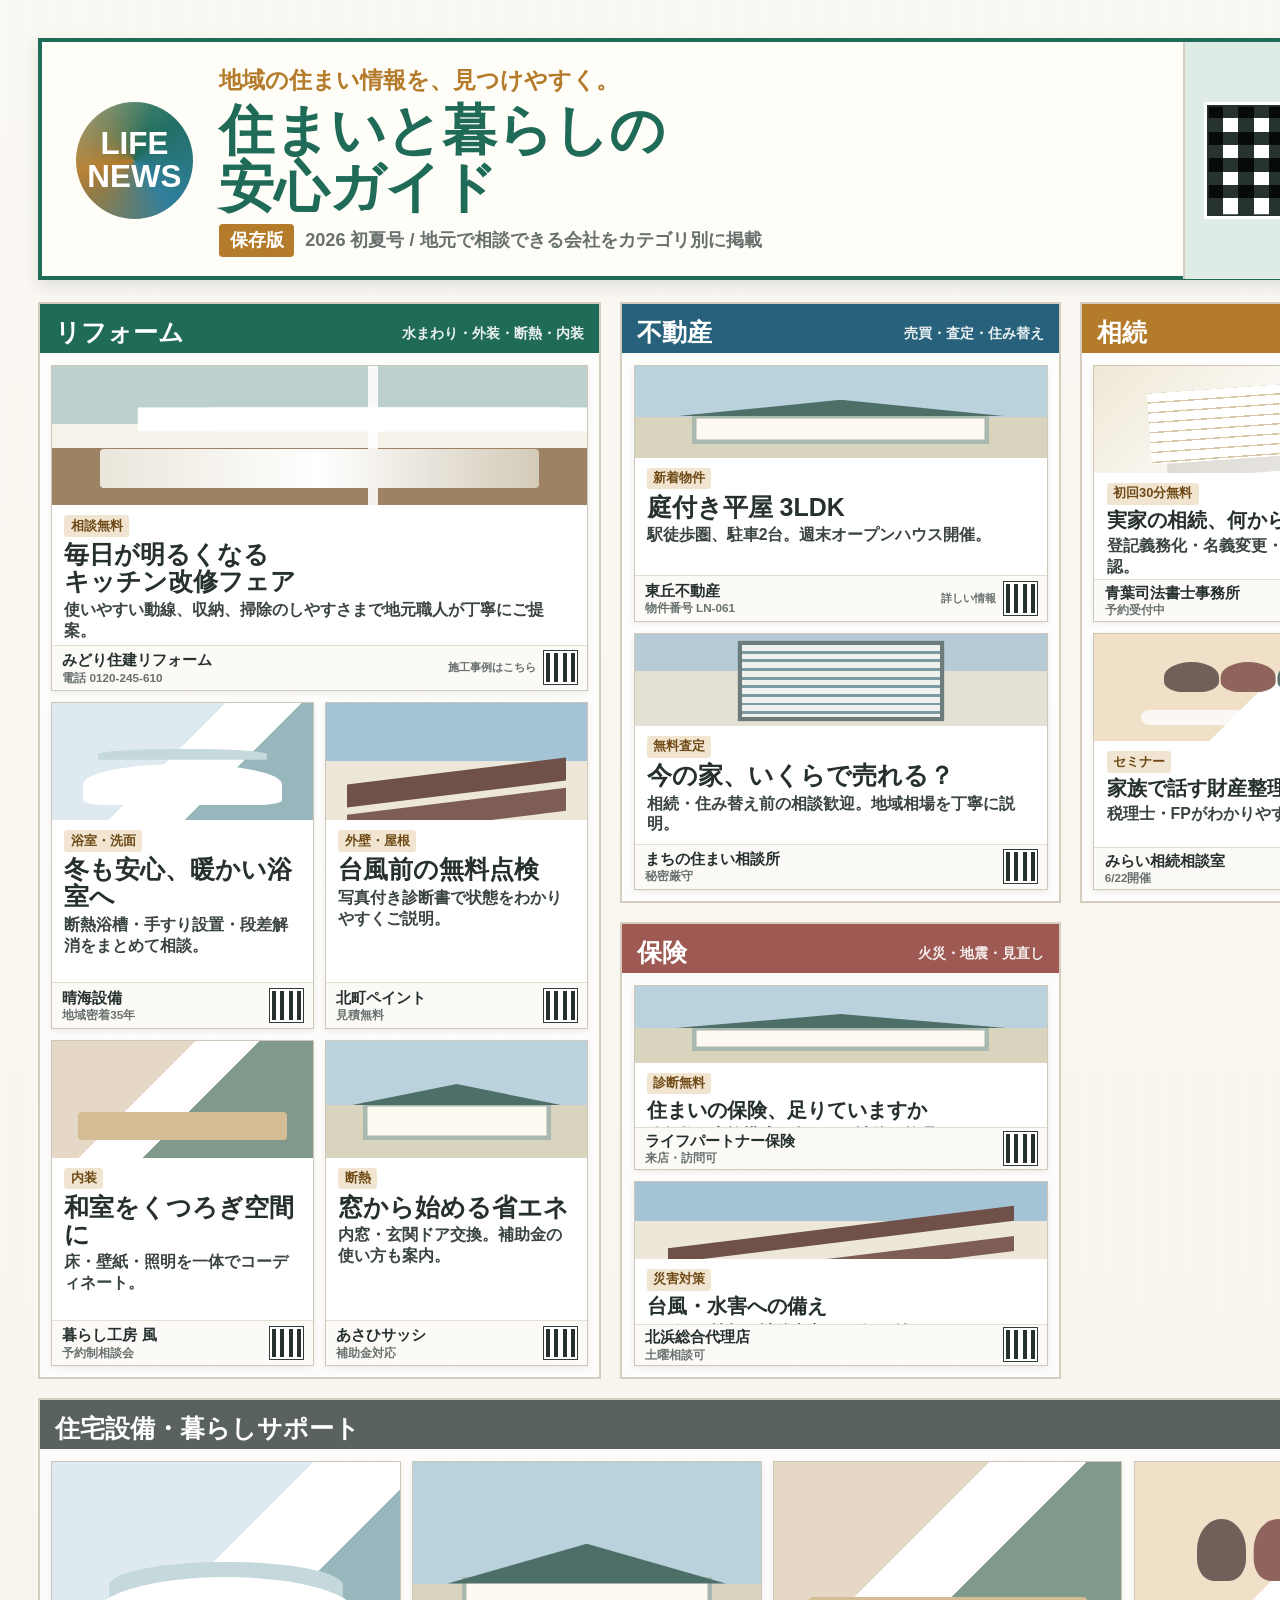
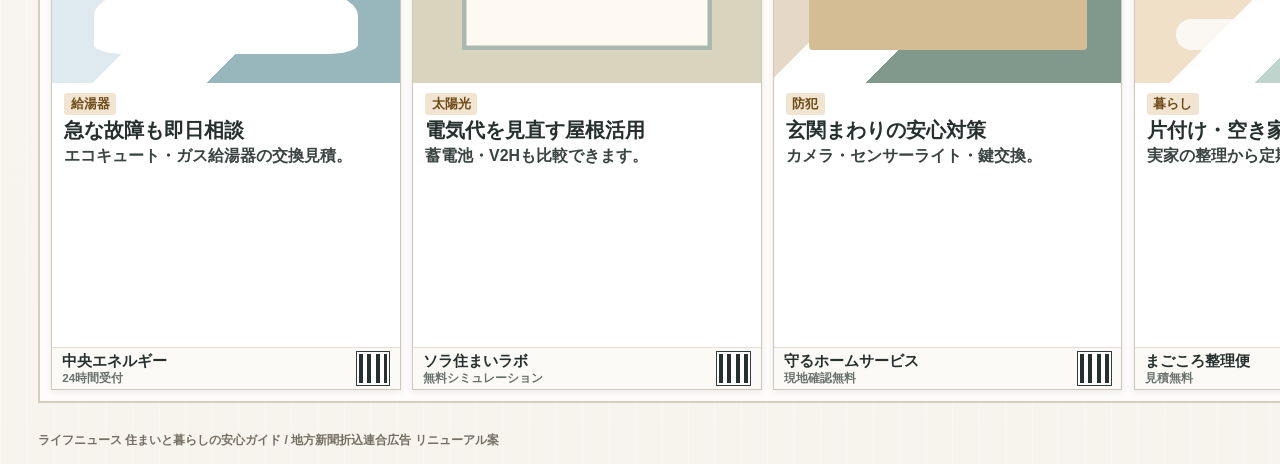
<file: docs/life-news-guide.html>
<!doctype html>
<html lang="ja">
<head>
  <meta charset="utf-8">
  <meta name="viewport" content="width=device-width, initial-scale=1">
  <title>ライフニュース 住まいと暮らしの安心ガイド</title>
  <style>
    :root {
      --ink: #26302f;
      --muted: #68716e;
      --paper: #f7f4ed;
      --line: #d5cec0;
      --green: #1f6b57;
      --green-2: #dfece5;
      --blue: #28617b;
      --blue-2: #dfeaf0;
      --gold: #b47b2b;
      --gold-2: #f1e5d1;
      --rose: #9d5952;
      --rose-2: #eee0dc;
      --gray: #e8e4db;
      --shadow: 0 1.5mm 4mm rgba(37, 43, 41, .12);
    }

    * { box-sizing: border-box; }

    body {
      margin: 0;
      background: #ded9cf;
      color: var(--ink);
      font-family: "Hiragino Kaku Gothic ProN", "Yu Gothic", "Meiryo", sans-serif;
      letter-spacing: 0;
    }

    .sheet {
      width: 406mm;
      height: 546mm;
      margin: 0 auto;
      padding: 10mm;
      background:
        linear-gradient(90deg, rgba(255,255,255,.35) 0 1px, transparent 1px 100%),
        linear-gradient(#faf8f2, var(--paper));
      background-size: 7mm 7mm, auto;
      position: relative;
      overflow: hidden;
    }

    .masthead {
      height: 64mm;
      display: grid;
      grid-template-columns: 1fr 82mm;
      gap: 7mm;
      border: 1.2mm solid var(--green);
      background: #fffdf8;
      box-shadow: var(--shadow);
      margin-bottom: 6mm;
    }

    .brand {
      padding: 6mm 9mm 6mm;
      display: grid;
      grid-template-columns: 31mm 1fr;
      gap: 7mm;
      align-items: center;
    }

    .life-mark {
      width: 31mm;
      height: 31mm;
      border-radius: 50%;
      background:
        linear-gradient(145deg, rgba(255,255,255,.3), transparent 46%),
        conic-gradient(from 20deg, #1f6b57, #2f7f9d, #b47b2b, #1f6b57);
      color: white;
      display: grid;
      place-items: center;
      text-align: center;
      font-weight: 800;
      line-height: 1.05;
      font-size: 8.3mm;
    }

    .brand small {
      display: block;
      color: var(--gold);
      font-weight: 800;
      font-size: 6.2mm;
      margin-bottom: 1.5mm;
    }

    h1 {
      margin: 0;
      font-size: 14.5mm;
      line-height: 1.04;
      font-weight: 900;
      color: var(--green);
    }

    .sub {
      margin-top: 2mm;
      display: flex;
      align-items: center;
      gap: 3mm;
      font-size: 4.8mm;
      color: var(--muted);
      font-weight: 700;
    }

    .sub b {
      color: #fff;
      background: var(--gold);
      padding: 1.2mm 2.7mm;
      border-radius: 1mm;
    }

    .feature-qr {
      border-left: .6mm solid var(--line);
      padding: 5mm;
      display: grid;
      grid-template-columns: 31mm 1fr;
      gap: 4mm;
      align-items: center;
      background: var(--green-2);
    }

    .feature-qr strong {
      display: block;
      font-size: 6.2mm;
      line-height: 1.12;
      color: var(--green);
      margin-bottom: 2mm;
    }

    .feature-qr p {
      margin: 0;
      color: var(--muted);
      font-size: 3.6mm;
      line-height: 1.35;
      font-weight: 700;
    }

    .qr {
      width: 100%;
      aspect-ratio: 1;
      background-color: #fff;
      border: .9mm solid #fff;
      box-shadow: inset 0 0 0 .45mm #273331;
      background-image:
        linear-gradient(90deg, #273331 0 14%, transparent 14% 28%, #273331 28% 42%, transparent 42% 56%, #273331 56% 70%, transparent 70% 84%, #273331 84%),
        linear-gradient(#273331 0 12%, transparent 12% 24%, #273331 24% 36%, transparent 36% 48%, #273331 48% 60%, transparent 60% 72%, #273331 72% 84%, transparent 84%);
      background-blend-mode: multiply;
    }

    .main-grid {
      height: 450mm;
      display: grid;
      grid-template-columns: 1.15fr .9fr .85fr;
      grid-template-rows: 159mm 121mm 160mm;
      gap: 5mm;
    }

    .zone {
      border: .65mm solid var(--line);
      background: rgba(255,255,255,.74);
      display: grid;
      grid-template-rows: 13mm 1fr;
      min-height: 0;
    }

    .zone h2 {
      margin: 0;
      padding: 2.2mm 4mm 0;
      color: #fff;
      font-size: 6.7mm;
      line-height: 1;
      font-weight: 900;
      display: flex;
      justify-content: space-between;
      align-items: center;
    }

    .zone h2 span {
      font-size: 3.7mm;
      font-weight: 800;
      opacity: .9;
    }

    .zone.reform { grid-row: span 2; }
    .zone.reform h2 { background: var(--green); }
    .zone.realestate h2 { background: var(--blue); }
    .zone.inherit h2 { background: var(--gold); }
    .zone.insurance h2 { background: var(--rose); }
    .zone.facility h2 { background: #59625f; }

    .ads {
      padding: 3mm;
      display: grid;
      gap: 3mm;
      min-height: 0;
    }

    .reform .ads { grid-template-columns: 1fr 1fr; grid-auto-rows: 1fr; }
    .realestate .ads { grid-template-columns: 1fr; grid-template-rows: 1fr 1fr; }
    .inherit .ads, .insurance .ads { grid-template-columns: 1fr; grid-template-rows: 1fr 1fr; }
    .facility { grid-column: 1 / 4; }
    .facility .ads { grid-template-columns: 1fr 1fr 1fr 1fr; }

    .ad {
      background: #fff;
      border: .45mm solid #cfc8ba;
      box-shadow: 0 .7mm 1.6mm rgba(38, 48, 47, .08);
      display: grid;
      grid-template-rows: 36% 1fr 12mm;
      min-height: 0;
      overflow: hidden;
    }

    .ad.wide { grid-column: span 2; grid-template-rows: 43% 1fr 12mm; }
    .ad.compact { grid-template-rows: 42% 1fr 11mm; }

    .photo {
      position: relative;
      min-height: 0;
      overflow: hidden;
      background: var(--gray);
    }

    .photo::before,
    .photo::after {
      content: "";
      position: absolute;
      inset: auto;
      display: block;
    }

    .p-kitchen {
      background:
        linear-gradient(90deg, transparent 0 59%, rgba(255,255,255,.88) 59% 61%, transparent 61%),
        linear-gradient(180deg, #bcd1cd 0 42%, #f5f2ea 42% 59%, #9d8364 59% 100%);
    }
    .p-kitchen::before {
      left: 9%; right: 9%; bottom: 12%; height: 28%;
      background: linear-gradient(90deg, #ebe6db, #fff, #d3cab8);
      border-radius: 1mm;
      box-shadow: 8mm -13mm 0 -2mm #ffffff, 27mm -13mm 0 -2mm #ffffff;
    }

    .p-bath { background: linear-gradient(135deg, #dfeaf0 0 46%, #ffffff 46% 66%, #98b7bd 66%); }
    .p-bath::before { left: 12%; right: 12%; bottom: 13%; height: 35%; border-radius: 50% 50% 12% 12%; background: #fff; box-shadow: 0 -8mm 0 -4mm #c5d8dc; }

    .p-roof { background: linear-gradient(180deg, #a4c3d4 0 50%, #ece7d9 50% 100%); }
    .p-roof::before { left: 8%; right: 8%; bottom: 22%; height: 20%; transform: skewY(-7deg); background: #6f5149; box-shadow: 0 8mm 0 #7d5d55; }

    .p-room { background: linear-gradient(135deg, #e5d8c6 0 38%, #ffffff 38% 55%, #81998c 55% 100%); }
    .p-room::before { left: 10%; right: 10%; bottom: 15%; height: 24%; background: #d4bd94; border-radius: 1mm; }

    .p-house { background: linear-gradient(180deg, #b9d2dd 0 55%, #d9d4bd 55%); }
    .p-house::before { left: 14%; right: 14%; bottom: 15%; height: 33%; background: #fffaf1; box-shadow: inset 0 0 0 1.2mm #a9b9b0; }
    .p-house::after { left: 10%; right: 10%; bottom: 45%; height: 18%; background: #4e6f68; clip-path: polygon(50% 0, 100% 100%, 0 100%); }

    .p-mansion { background: linear-gradient(180deg, #b7cbd7 0 40%, #e5e0d4 40%); }
    .p-mansion::before { left: 26%; right: 26%; top: 12%; bottom: 10%; background: repeating-linear-gradient(180deg, #eef1ed 0 8%, #7c9aa4 8% 12%); box-shadow: 0 0 0 1.1mm #6c7c7a; }

    .p-family { background: linear-gradient(135deg, #efe0c7 0 45%, #fff 45% 60%, #bfd4cd 60%); }
    .p-family::before { left: 18%; top: 26%; width: 14%; height: 28%; border-radius: 50% 50% 35% 35%; background: #70605a; box-shadow: 15mm 0 0 #8f645d, 30mm 0 0 #5d726b; }
    .p-family::after { left: 12%; right: 12%; bottom: 15%; height: 14%; background: rgba(255,255,255,.78); border-radius: 12mm; }

    .p-paper { background: linear-gradient(135deg, #efe8d6, #ffffff 58%, #d9e5df); }
    .p-paper::before { left: 14%; right: 14%; top: 17%; bottom: 17%; background: repeating-linear-gradient(180deg, #fff 0 12%, #d9c8a6 12% 14%); transform: rotate(-4deg); box-shadow: 4mm 4mm 0 rgba(70,60,45,.14); }

    .copy {
      padding: 2.7mm 3.2mm 1.4mm;
      min-height: 0;
    }

    .label {
      display: inline-block;
      background: var(--gold-2);
      color: #6f4a17;
      font-weight: 900;
      font-size: 3.4mm;
      padding: .6mm 1.7mm;
      border-radius: .8mm;
      margin-bottom: 1.2mm;
    }

    .ad h3 {
      margin: 0 0 1.2mm;
      font-size: 6.6mm;
      line-height: 1.08;
      font-weight: 900;
    }

    .ad.compact h3 { font-size: 5.4mm; }

    .lead {
      margin: 0;
      font-size: 4.2mm;
      line-height: 1.32;
      color: #3a4442;
      font-weight: 700;
    }

    .meta {
      display: flex;
      align-items: center;
      justify-content: space-between;
      gap: 2mm;
      border-top: .35mm solid #e3ddd2;
      padding: 1.4mm 2.7mm;
      background: #fbfaf7;
      min-height: 0;
    }

    .company {
      font-weight: 900;
      font-size: 4mm;
      line-height: 1.12;
    }

    .company small {
      display: block;
      color: var(--muted);
      font-size: 3.1mm;
      font-weight: 700;
      margin-top: .4mm;
    }

    .mini-qr {
      width: 8.7mm;
      min-width: 8.7mm;
      aspect-ratio: 1;
      background:
        repeating-linear-gradient(90deg, #26302f 0 1.1mm, #fff 1.1mm 2.2mm),
        repeating-linear-gradient(0deg, rgba(38,48,47,.9) 0 .8mm, transparent .8mm 1.8mm);
      border: .6mm solid #fff;
      box-shadow: 0 0 0 .25mm #26302f;
    }

    .qr-caption {
      font-size: 3mm;
      color: var(--muted);
      font-weight: 800;
      white-space: nowrap;
    }

    .stack {
      display: flex;
      align-items: center;
      gap: 2mm;
    }

    .notice {
      position: absolute;
      left: 10mm;
      right: 10mm;
      bottom: 4mm;
      display: flex;
      justify-content: space-between;
      color: #766f64;
      font-size: 3.2mm;
      font-weight: 700;
    }

    @page { size: 406mm 546mm; margin: 0; }
  </style>
</head>
<body>
  <main class="sheet" aria-label="ライフニュース 住まいと暮らしの安心ガイド 折込チラシ案">
    <header class="masthead">
      <section class="brand">
        <div class="life-mark">LIFE<br>NEWS</div>
        <div>
          <small>地域の住まい情報を、見つけやすく。</small>
          <h1>住まいと暮らしの<br>安心ガイド</h1>
          <div class="sub"><b>保存版</b> 2026 初夏号 / 地元で相談できる会社をカテゴリ別に掲載</div>
        </div>
      </section>
      <aside class="feature-qr">
        <div class="qr" aria-hidden="true"></div>
        <div>
          <strong>特集ページ<br>公開中</strong>
          <p>補助金・施工事例・物件情報をWebでも確認できます。紙面掲載企業の詳細はこちら。</p>
        </div>
      </aside>
    </header>

    <section class="main-grid">
      <section class="zone reform">
        <h2>リフォーム <span>水まわり・外装・断熱・内装</span></h2>
        <div class="ads">
          <article class="ad wide">
            <div class="photo p-kitchen"></div>
            <div class="copy">
              <span class="label">相談無料</span>
              <h3>毎日が明るくなる<br>キッチン改修フェア</h3>
              <p class="lead">使いやすい動線、収納、掃除のしやすさまで地元職人が丁寧にご提案。</p>
            </div>
            <div class="meta">
              <div class="company">みどり住建リフォーム<small>電話 0120-245-610</small></div>
              <div class="stack"><span class="qr-caption">施工事例はこちら</span><span class="mini-qr"></span></div>
            </div>
          </article>
          <article class="ad">
            <div class="photo p-bath"></div>
            <div class="copy">
              <span class="label">浴室・洗面</span>
              <h3>冬も安心、暖かい浴室へ</h3>
              <p class="lead">断熱浴槽・手すり設置・段差解消をまとめて相談。</p>
            </div>
            <div class="meta">
              <div class="company">晴海設備<small>地域密着35年</small></div>
              <div class="stack"><span class="mini-qr"></span></div>
            </div>
          </article>
          <article class="ad">
            <div class="photo p-roof"></div>
            <div class="copy">
              <span class="label">外壁・屋根</span>
              <h3>台風前の無料点検</h3>
              <p class="lead">写真付き診断書で状態をわかりやすくご説明。</p>
            </div>
            <div class="meta">
              <div class="company">北町ペイント<small>見積無料</small></div>
              <div class="stack"><span class="mini-qr"></span></div>
            </div>
          </article>
          <article class="ad">
            <div class="photo p-room"></div>
            <div class="copy">
              <span class="label">内装</span>
              <h3>和室をくつろぎ空間に</h3>
              <p class="lead">床・壁紙・照明を一体でコーディネート。</p>
            </div>
            <div class="meta">
              <div class="company">暮らし工房 風<small>予約制相談会</small></div>
              <div class="stack"><span class="mini-qr"></span></div>
            </div>
          </article>
          <article class="ad">
            <div class="photo p-house"></div>
            <div class="copy">
              <span class="label">断熱</span>
              <h3>窓から始める省エネ</h3>
              <p class="lead">内窓・玄関ドア交換。補助金の使い方も案内。</p>
            </div>
            <div class="meta">
              <div class="company">あさひサッシ<small>補助金対応</small></div>
              <div class="stack"><span class="mini-qr"></span></div>
            </div>
          </article>
        </div>
      </section>

      <section class="zone realestate">
        <h2>不動産 <span>売買・査定・住み替え</span></h2>
        <div class="ads">
          <article class="ad">
            <div class="photo p-house"></div>
            <div class="copy">
              <span class="label">新着物件</span>
              <h3>庭付き平屋 3LDK</h3>
              <p class="lead">駅徒歩圏、駐車2台。週末オープンハウス開催。</p>
            </div>
            <div class="meta">
              <div class="company">東丘不動産<small>物件番号 LN-061</small></div>
              <div class="stack"><span class="qr-caption">詳しい情報</span><span class="mini-qr"></span></div>
            </div>
          </article>
          <article class="ad">
            <div class="photo p-mansion"></div>
            <div class="copy">
              <span class="label">無料査定</span>
              <h3>今の家、いくらで売れる？</h3>
              <p class="lead">相続・住み替え前の相談歓迎。地域相場を丁寧に説明。</p>
            </div>
            <div class="meta">
              <div class="company">まちの住まい相談所<small>秘密厳守</small></div>
              <div class="stack"><span class="mini-qr"></span></div>
            </div>
          </article>
        </div>
      </section>

      <section class="zone inherit">
        <h2>相続 <span>登記・空き家・税務</span></h2>
        <div class="ads">
          <article class="ad compact">
            <div class="photo p-paper"></div>
            <div class="copy">
              <span class="label">初回30分無料</span>
              <h3>実家の相続、何から始める？</h3>
              <p class="lead">登記義務化・名義変更・空き家管理をまとめて確認。</p>
            </div>
            <div class="meta">
              <div class="company">青葉司法書士事務所<small>予約受付中</small></div>
              <div class="stack"><span class="mini-qr"></span></div>
            </div>
          </article>
          <article class="ad compact">
            <div class="photo p-family"></div>
            <div class="copy">
              <span class="label">セミナー</span>
              <h3>家族で話す財産整理</h3>
              <p class="lead">税理士・FPがわかりやすく解説。参加無料。</p>
            </div>
            <div class="meta">
              <div class="company">みらい相続相談室<small>6/22開催</small></div>
              <div class="stack"><span class="mini-qr"></span></div>
            </div>
          </article>
        </div>
      </section>

      <section class="zone insurance">
        <h2>保険 <span>火災・地震・見直し</span></h2>
        <div class="ads">
          <article class="ad compact">
            <div class="photo p-house"></div>
            <div class="copy">
              <span class="label">診断無料</span>
              <h3>住まいの保険、足りていますか</h3>
              <p class="lead">築年数・家族構成に合わせて補償を整理。</p>
            </div>
            <div class="meta">
              <div class="company">ライフパートナー保険<small>来店・訪問可</small></div>
              <div class="stack"><span class="mini-qr"></span></div>
            </div>
          </article>
          <article class="ad compact">
            <div class="photo p-roof"></div>
            <div class="copy">
              <span class="label">災害対策</span>
              <h3>台風・水害への備え</h3>
              <p class="lead">ハザード情報と補償内容を一緒に確認。</p>
            </div>
            <div class="meta">
              <div class="company">北浜総合代理店<small>土曜相談可</small></div>
              <div class="stack"><span class="mini-qr"></span></div>
            </div>
          </article>
        </div>
      </section>

      <section class="zone facility">
        <h2>住宅設備・暮らしサポート <span>給湯器・太陽光・防犯・清掃</span></h2>
        <div class="ads">
          <article class="ad compact">
            <div class="photo p-bath"></div>
            <div class="copy">
              <span class="label">給湯器</span>
              <h3>急な故障も即日相談</h3>
              <p class="lead">エコキュート・ガス給湯器の交換見積。</p>
            </div>
            <div class="meta">
              <div class="company">中央エネルギー<small>24時間受付</small></div>
              <div class="stack"><span class="mini-qr"></span></div>
            </div>
          </article>
          <article class="ad compact">
            <div class="photo p-house"></div>
            <div class="copy">
              <span class="label">太陽光</span>
              <h3>電気代を見直す屋根活用</h3>
              <p class="lead">蓄電池・V2Hも比較できます。</p>
            </div>
            <div class="meta">
              <div class="company">ソラ住まいラボ<small>無料シミュレーション</small></div>
              <div class="stack"><span class="mini-qr"></span></div>
            </div>
          </article>
          <article class="ad compact">
            <div class="photo p-room"></div>
            <div class="copy">
              <span class="label">防犯</span>
              <h3>玄関まわりの安心対策</h3>
              <p class="lead">カメラ・センサーライト・鍵交換。</p>
            </div>
            <div class="meta">
              <div class="company">守るホームサービス<small>現地確認無料</small></div>
              <div class="stack"><span class="mini-qr"></span></div>
            </div>
          </article>
          <article class="ad compact">
            <div class="photo p-family"></div>
            <div class="copy">
              <span class="label">暮らし</span>
              <h3>片付け・空き家管理</h3>
              <p class="lead">実家の整理から定期巡回まで。</p>
            </div>
            <div class="meta">
              <div class="company">まごころ整理便<small>見積無料</small></div>
              <div class="stack"><span class="mini-qr"></span></div>
            </div>
          </article>
        </div>
      </section>
    </section>
    <div class="notice">
      <span>ライフニュース 住まいと暮らしの安心ガイド / 地方新聞折込連合広告 リニューアル案</span>
      <span>掲載内容は紙面提案用のダミーです</span>
    </div>
  </main>
</body>
</html>
</file>
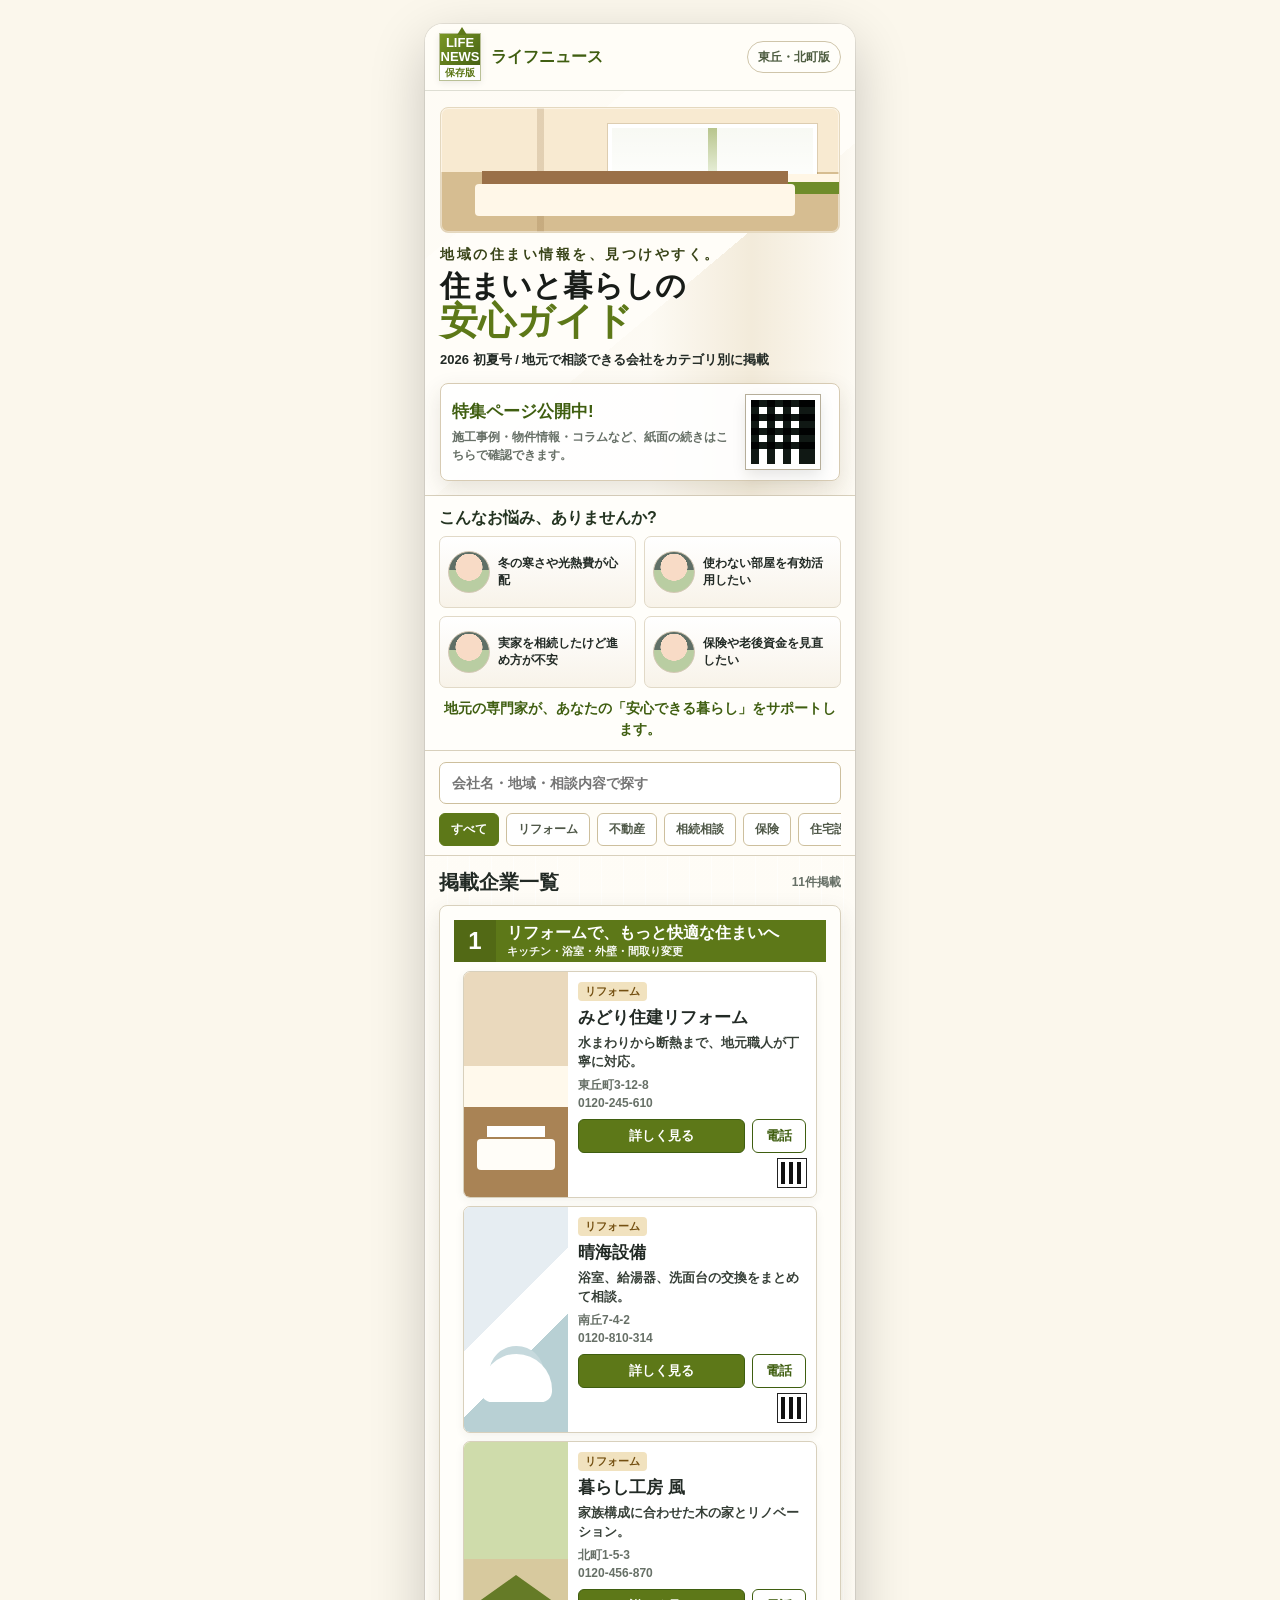
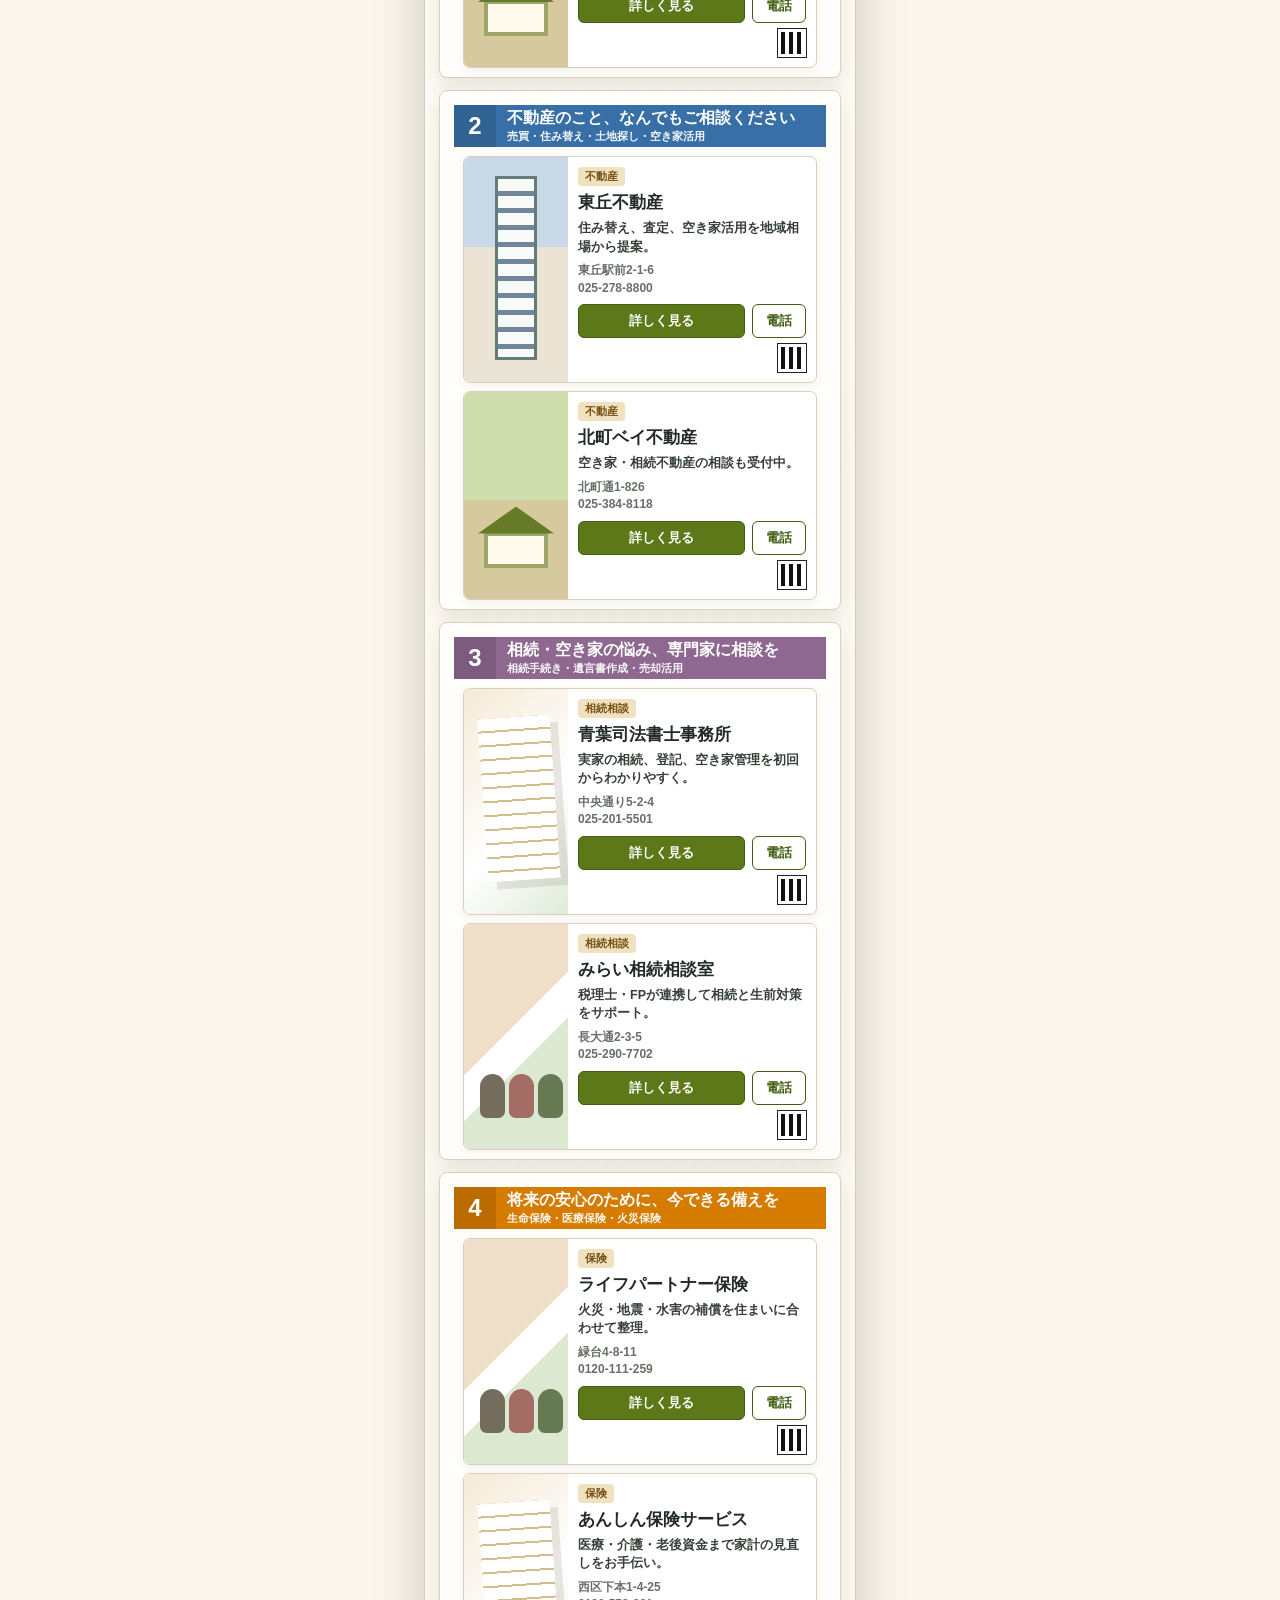
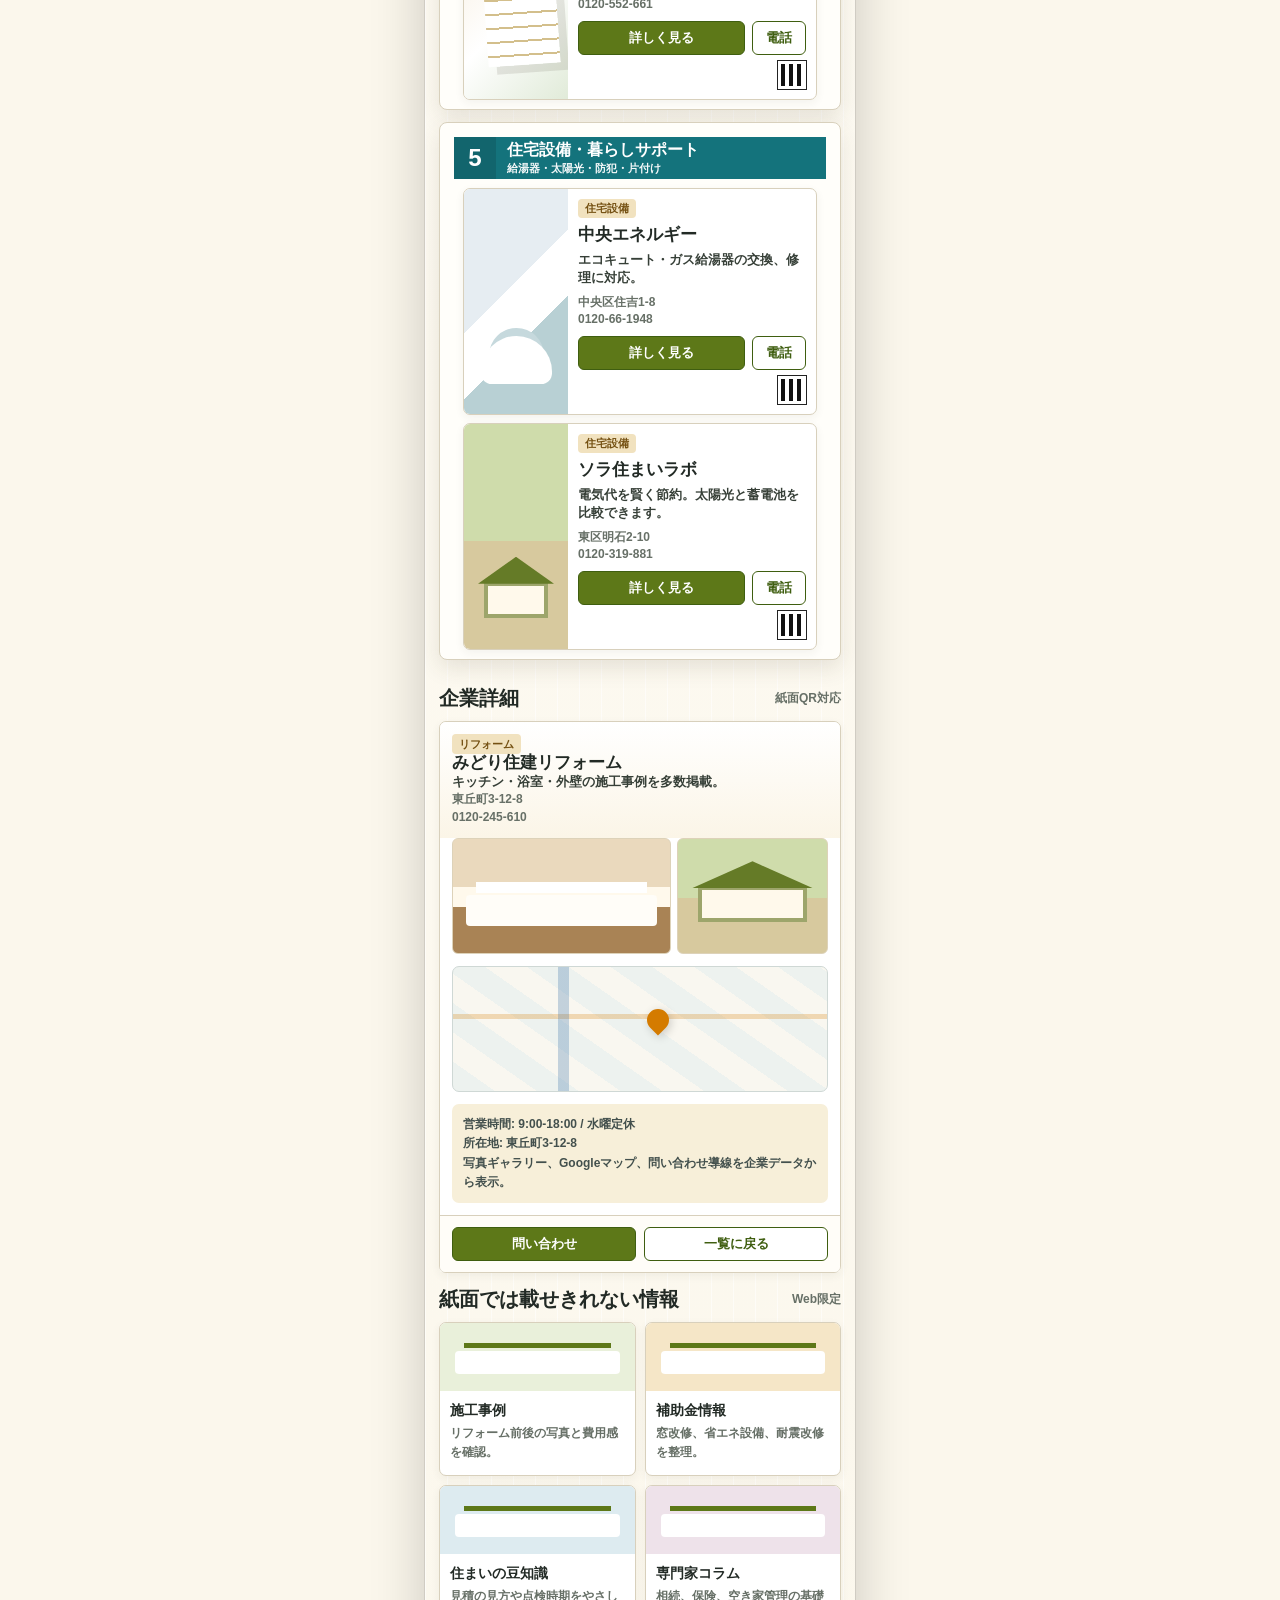
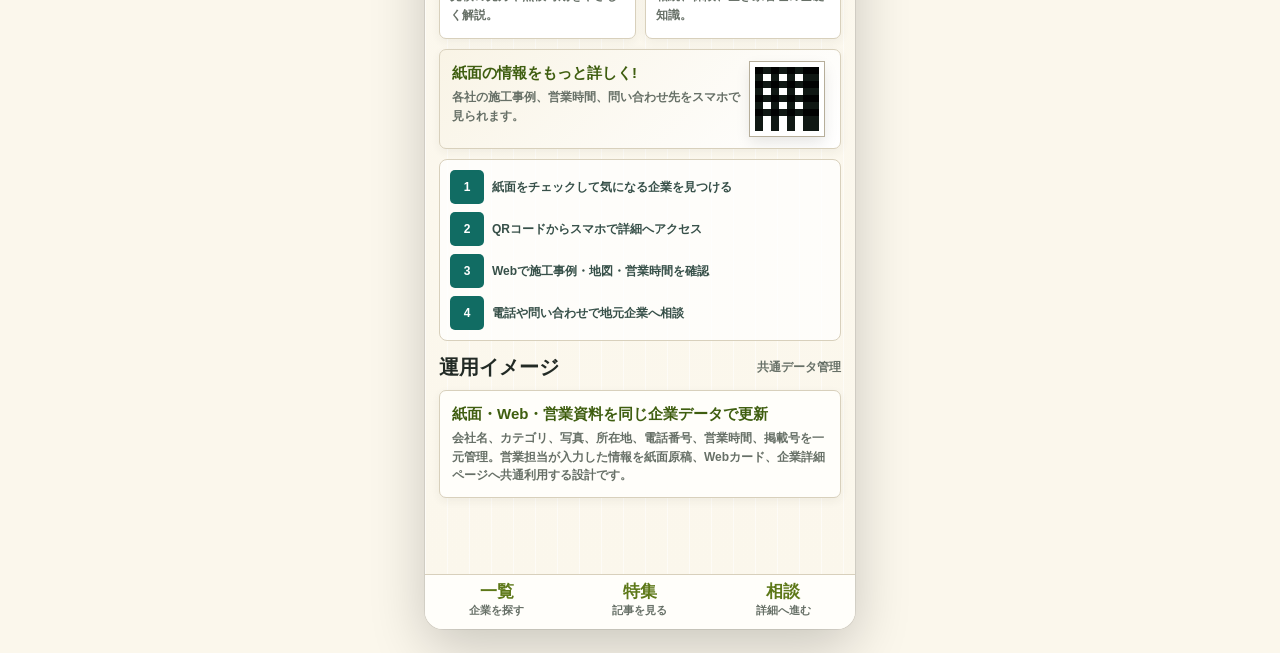
<file: docs/life-news-mobile.html>
<!doctype html>
<html lang="ja">
<head>
  <meta charset="utf-8">
  <meta name="viewport" content="width=device-width, initial-scale=1">
  <title>住まいと暮らしの安心ガイド | ライフニュース</title>
  <style>
    :root {
      --ink: #222a25;
      --muted: #677067;
      --paper: #fbf7ec;
      --card: #fffefa;
      --line: #d8d0bc;
      --olive: #5d7818;
      --olive-dark: #3f5e10;
      --green: #116c63;
      --blue: #376fa6;
      --purple: #8e6890;
      --orange: #d47b00;
      --teal: #14737c;
      --cream: #f4ead2;
      --shadow: 0 8px 22px rgba(67, 55, 34, .12);
    }

    * { box-sizing: border-box; }

    html { scroll-behavior: smooth; background: #d8d2c5; }

    body {
      margin: 0;
      color: var(--ink);
      font-family: "Hiragino Kaku Gothic ProN", "Yu Gothic", "Meiryo", sans-serif;
      letter-spacing: 0;
      background: var(--paper);
    }

    button, input { font: inherit; }

    .phone-page {
      max-width: 430px;
      min-height: 100vh;
      margin: 0 auto;
      background:
        linear-gradient(90deg, rgba(255,255,255,.55) 0 1px, transparent 1px),
        linear-gradient(#fffdf8, var(--paper));
      background-size: 22px 22px, auto;
      box-shadow: 0 0 0 1px rgba(0,0,0,.08), 0 18px 56px rgba(0,0,0,.2);
      overflow: hidden;
    }

    .topbar {
      position: relative;
      z-index: 40;
      display: flex;
      align-items: center;
      justify-content: space-between;
      padding: 9px 14px;
      background: rgba(255, 253, 247, .94);
      border-bottom: 1px solid rgba(74, 85, 53, .18);
      backdrop-filter: blur(12px);
    }

    .brand {
      display: flex;
      align-items: center;
      gap: 10px;
      color: var(--olive-dark);
      font-weight: 900;
      line-height: 1;
    }

    .mark {
      width: 42px;
      height: 48px;
      display: grid;
      grid-template-rows: 1fr 15px;
      border: 1px solid #b9c096;
      background: #fff;
      box-shadow: 0 2px 7px rgba(0,0,0,.08);
      position: relative;
    }

    .mark::before {
      content: "";
      position: absolute;
      left: 17px;
      top: -7px;
      border-left: 5px solid transparent;
      border-right: 5px solid transparent;
      border-bottom: 8px solid var(--olive);
    }

    .mark strong {
      display: grid;
      place-items: center;
      background: linear-gradient(135deg, #799623, #476315);
      color: #fff;
      font-size: 13px;
      line-height: 1.05;
      text-align: center;
    }

    .mark span {
      display: grid;
      place-items: center;
      color: var(--olive);
      font-size: 10px;
      font-weight: 900;
    }

    .area-pill {
      min-height: 32px;
      border: 1px solid #cfc5aa;
      background: #fffefa;
      border-radius: 999px;
      color: #4e5d41;
      padding: 6px 10px;
      font-size: 12px;
      font-weight: 900;
    }

    .hero {
      padding: 16px 15px 14px;
      background:
        linear-gradient(90deg, rgba(255,253,248,.92) 0 52%, rgba(255,253,248,.45) 76%, rgba(255,253,248,.92)),
        linear-gradient(140deg, #f4ead2 0 22%, #fffdf8 22% 54%, #e9dcc2 54% 100%);
      border-bottom: 1px solid var(--line);
    }

    .hero-scene {
      border: 1px solid #e4d8bf;
      border-radius: 8px;
      background:
        linear-gradient(90deg, transparent 0 24%, rgba(138,102,57,.2) 24% 26%, transparent 26%),
        linear-gradient(180deg, #f8ead1 0 52%, #d6bd91 52% 100%);
      height: 126px;
      position: relative;
      overflow: hidden;
      margin-bottom: 13px;
      box-shadow: inset 0 0 0 1px rgba(255,255,255,.45);
    }

    .hero-scene::before {
      content: "";
      position: absolute;
      left: 42%;
      right: 22px;
      top: 16px;
      height: 52px;
      background:
        linear-gradient(90deg, rgba(255,255,255,.9) 0 48%, transparent 48% 52%, rgba(255,255,255,.9) 52%),
        linear-gradient(#b8c58d, #edf4e3);
      border: 4px solid #fff;
      box-shadow: 0 0 0 1px rgba(110,90,50,.2);
    }

    .hero-scene::after {
      content: "";
      position: absolute;
      left: 34px;
      right: 44px;
      bottom: 16px;
      height: 32px;
      border-radius: 4px;
      background: #fff7e8;
      box-shadow:
        0 -20px 0 -7px #9a7048,
        68px -12px 0 -10px #6f8c2a,
        102px -18px 0 -8px #fff6e5;
    }

    .eyebrow {
      margin: 0 0 6px;
      color: #394418;
      font-size: 14px;
      font-weight: 900;
      letter-spacing: .18em;
    }

    h1 {
      margin: 0;
      color: var(--olive);
      font-size: 38px;
      line-height: 1.05;
      font-weight: 900;
      text-shadow: 0 1px 0 #fff;
    }

    h1 span {
      display: block;
      color: #181c18;
      font-size: 30px;
      font-weight: 850;
    }

    .subtitle {
      margin: 9px 0 0;
      font-size: 13px;
      line-height: 1.5;
      font-weight: 850;
    }

    .feature-card {
      margin-top: 13px;
      display: grid;
      grid-template-columns: 1fr 82px;
      gap: 10px;
      align-items: center;
      border: 1px solid #d7cbb3;
      border-radius: 8px;
      padding: 11px;
      background: rgba(255,255,255,.9);
      box-shadow: var(--shadow);
    }

    .feature-card strong {
      display: block;
      color: var(--olive-dark);
      font-size: 17px;
      margin-bottom: 5px;
    }

    .feature-card p {
      margin: 0;
      color: var(--muted);
      font-size: 12px;
      line-height: 1.5;
      font-weight: 750;
    }

    .qr {
      width: 74px;
      height: 74px;
      border: 5px solid #fff;
      background-color: #fff;
      box-shadow: 0 0 0 1px #b6ae9a, 0 6px 14px rgba(0,0,0,.1);
      background-image:
        linear-gradient(90deg, #101814 0 13%, transparent 13% 25%, #101814 25% 38%, transparent 38% 50%, #101814 50% 63%, transparent 63% 75%, #101814 75%),
        linear-gradient(#101814 0 11%, transparent 11% 22%, #101814 22% 33%, transparent 33% 44%, #101814 44% 55%, transparent 55% 66%, #101814 66% 77%, transparent 77%);
      background-blend-mode: multiply;
    }

    .worry {
      padding: 12px 14px 10px;
      background: #fffefa;
      border-bottom: 1px solid var(--line);
    }

    .worry h2,
    .section-head h2 {
      margin: 0;
      font-size: 20px;
      line-height: 1.25;
      font-weight: 900;
    }

    .worry h2 {
      color: #243421;
      font-size: 16px;
      margin-bottom: 8px;
    }

    .worry-grid {
      display: grid;
      grid-template-columns: 1fr 1fr;
      gap: 8px;
    }

    .worry-item {
      display: grid;
      grid-template-columns: 42px 1fr;
      gap: 8px;
      align-items: center;
      min-height: 72px;
      border: 1px solid #e1d9c7;
      border-radius: 7px;
      padding: 8px;
      background: linear-gradient(#fff, #f8f3e9);
    }

    .face {
      width: 42px;
      height: 42px;
      border-radius: 50%;
      background:
        radial-gradient(circle at 50% 38%, #f8dbc6 0 42%, transparent 43%),
        radial-gradient(circle at 33% 32%, #4d5149 0 3px, transparent 4px),
        radial-gradient(circle at 64% 32%, #4d5149 0 3px, transparent 4px),
        linear-gradient(#5f6f66 0 44%, #b9cda2 44%);
      border: 1px solid #d4c8b5;
    }

    .worry-item p {
      margin: 0;
      font-size: 12px;
      line-height: 1.4;
      font-weight: 850;
    }

    .support-copy {
      margin: 10px 0 0;
      text-align: center;
      color: var(--olive-dark);
      font-size: 14px;
      font-weight: 900;
      line-height: 1.5;
    }

    .search-box {
      position: relative;
      z-index: 30;
      padding: 11px 14px 9px;
      background: rgba(255,253,248,.96);
      border-bottom: 1px solid var(--line);
      backdrop-filter: blur(10px);
    }

    .search-box input {
      width: 100%;
      height: 42px;
      border: 1px solid #cdbf9d;
      border-radius: 7px;
      background: #fff;
      padding: 0 12px;
      color: var(--ink);
      outline: none;
      font-size: 14px;
      font-weight: 700;
    }

    .category-tabs {
      display: flex;
      gap: 7px;
      overflow-x: auto;
      padding-top: 9px;
      scrollbar-width: none;
    }

    .category-tabs::-webkit-scrollbar { display: none; }

    .tab {
      white-space: nowrap;
      min-height: 33px;
      border: 1px solid #cdbf9d;
      border-radius: 6px;
      background: #fff;
      color: #4f5848;
      padding: 7px 11px;
      font-size: 12px;
      font-weight: 900;
    }

    .tab.active {
      color: #fff;
      background: var(--olive);
      border-color: var(--olive);
    }

    section { padding: 14px 14px 0; }

    .section-head {
      display: flex;
      align-items: center;
      justify-content: space-between;
      gap: 10px;
      margin-bottom: 10px;
    }

    .count {
      color: var(--muted);
      font-size: 12px;
      font-weight: 900;
      white-space: nowrap;
    }

    .category-section {
      border: 1px solid var(--line);
      border-radius: 8px;
      overflow: hidden;
      background: var(--card);
      box-shadow: var(--shadow);
      margin-bottom: 12px;
    }

    .category-title {
      min-height: 42px;
      display: grid;
      grid-template-columns: 42px 1fr;
      align-items: center;
      color: #fff;
      background: var(--olive);
      font-weight: 900;
    }

    .category-title b {
      height: 100%;
      display: grid;
      place-items: center;
      font-size: 24px;
      background: rgba(0,0,0,.12);
    }

    .category-title span {
      padding: 0 11px;
      font-size: 16px;
      line-height: 1.25;
    }

    .category-title small {
      display: block;
      margin-top: 2px;
      opacity: .95;
      font-size: 11px;
      font-weight: 850;
    }

    .category-section[data-color="blue"] .category-title { background: var(--blue); }
    .category-section[data-color="purple"] .category-title { background: var(--purple); }
    .category-section[data-color="orange"] .category-title { background: var(--orange); }
    .category-section[data-color="teal"] .category-title { background: var(--teal); }

    .company-list {
      display: grid;
      gap: 8px;
      padding: 9px;
    }

    .company-card,
    .info-card,
    .detail-panel,
    .web-bridge,
    .operation-card {
      border: 1px solid var(--line);
      border-radius: 7px;
      background: #fff;
      overflow: hidden;
      box-shadow: 0 3px 10px rgba(44, 49, 35, .06);
    }

    .company-card {
      display: grid;
      grid-template-columns: 104px 1fr;
      min-height: 148px;
    }

    .photo {
      min-height: 148px;
      background: #e6e3d7;
      position: relative;
      overflow: hidden;
    }

    .photo::before,
    .photo::after {
      content: "";
      position: absolute;
      display: block;
    }

    .kitchen { background: linear-gradient(180deg, #ead9bd 0 42%, #fff9ec 42% 60%, #a98355 60%); }
    .kitchen::before { left: 13px; right: 13px; bottom: 27px; height: 31px; border-radius: 4px; background: #fffdf8; box-shadow: 0 -23px 0 -10px #fff; }
    .builder { background: linear-gradient(180deg, #cfdcab 0 52%, #d7c99e 52%); }
    .builder::before { left: 20px; right: 20px; bottom: 31px; height: 36px; background: #fff9eb; box-shadow: inset 0 0 0 4px #9da56b; }
    .builder::after { left: 14px; right: 14px; bottom: 65px; height: 27px; background: #657b27; clip-path: polygon(50% 0, 100% 100%, 0 100%); }
    .estate { background: linear-gradient(180deg, #cad9e7 0 40%, #ebe3d3 40%); }
    .estate::before { left: 34px; right: 34px; top: 22px; bottom: 25px; background: repeating-linear-gradient(180deg, #f8faf7 0 12px, #71869a 12px 17px); box-shadow: 0 0 0 3px #667a78; }
    .insurance { background: linear-gradient(135deg, #f0dfc8 0 46%, #fff 46% 60%, #dce8d0 60%); }
    .insurance::before { left: 16px; bottom: 31px; width: 25px; height: 44px; border-radius: 17px 17px 9px 9px; background: #746c5d; box-shadow: 29px 0 0 #a36c64, 58px 0 0 #667a54; }
    .inherit { background: linear-gradient(135deg, #f5ead6, #ffffff 58%, #e1ebd9); }
    .inherit::before { left: 19px; right: 13px; top: 28px; bottom: 34px; background: repeating-linear-gradient(180deg, #fff 0 12px, #d3bf8c 12px 14px); transform: rotate(-4deg); box-shadow: 8px 8px 0 rgba(70,60,45,.12); }
    .bath { background: linear-gradient(135deg, #e6edf2 0 44%, #fff 44% 64%, #b8d0d4 64%); }
    .bath::before { left: 17px; right: 16px; bottom: 30px; height: 48px; border-radius: 40px 40px 12px 12px; background: #fff; box-shadow: 0 -16px 0 -8px #c6d9dd; }

    .company-body {
      padding: 10px;
      display: grid;
      gap: 6px;
    }

    .tag {
      width: fit-content;
      border-radius: 4px;
      padding: 4px 7px;
      background: #f1e2bf;
      color: #745012;
      font-size: 11px;
      line-height: 1;
      font-weight: 900;
    }

    h3 {
      margin: 0;
      font-size: 17px;
      line-height: 1.25;
      font-weight: 900;
    }

    .catch {
      margin: 0;
      color: #363f37;
      font-size: 12.5px;
      line-height: 1.48;
      font-weight: 800;
    }

    .meta {
      margin: 0;
      color: var(--muted);
      font-size: 12px;
      line-height: 1.45;
      font-weight: 800;
    }

    .actions {
      display: grid;
      grid-template-columns: 1fr 54px;
      gap: 7px;
      margin-top: 1px;
    }

    .btn {
      min-height: 34px;
      border: 1px solid var(--olive-dark);
      border-radius: 6px;
      padding: 7px 9px;
      background: var(--olive);
      color: #fff;
      font-size: 13px;
      font-weight: 900;
      text-decoration: none;
      display: inline-flex;
      align-items: center;
      justify-content: center;
      cursor: pointer;
    }

    .btn.secondary {
      background: #fff;
      color: var(--olive-dark);
    }

    .mini-qr {
      width: 28px;
      height: 28px;
      margin-left: auto;
      background:
        repeating-linear-gradient(90deg, #111 0 4px, #fff 4px 8px),
        repeating-linear-gradient(0deg, rgba(17,17,17,.9) 0 3px, transparent 3px 7px);
      border: 3px solid #fff;
      box-shadow: 0 0 0 1px #222;
    }

    .detail-panel { margin-top: 10px; }

    .detail-header {
      padding: 12px;
      background: linear-gradient(180deg, #fff, #fbf5e7);
    }

    .gallery {
      display: grid;
      grid-template-columns: 1.45fr 1fr;
      gap: 6px;
      padding: 0 12px 12px;
    }

    .gallery .photo {
      min-height: 116px;
      border-radius: 6px;
      border: 1px solid #ddd2b9;
    }

    .map {
      margin: 0 12px 12px;
      height: 126px;
      border: 1px solid #cfd8d5;
      border-radius: 7px;
      background:
        linear-gradient(90deg, transparent 0 28%, rgba(55,111,166,.28) 28% 31%, transparent 31% 100%),
        linear-gradient(0deg, transparent 0 58%, rgba(212,123,0,.26) 58% 62%, transparent 62% 100%),
        repeating-linear-gradient(35deg, #edf2ef 0 24px, #f9f7f0 24px 48px);
      position: relative;
    }

    .map::before {
      content: "";
      position: absolute;
      left: 52%;
      top: 34%;
      width: 22px;
      height: 22px;
      border-radius: 50% 50% 50% 0;
      transform: rotate(-45deg);
      background: var(--orange);
      box-shadow: 0 3px 10px rgba(0,0,0,.18);
    }

    .hours {
      margin: 0 12px 12px;
      padding: 11px;
      border-radius: 7px;
      background: #f7efd9;
      color: #43504d;
      font-size: 12px;
      line-height: 1.6;
      font-weight: 800;
    }

    .detail-actions {
      position: relative;
      display: grid;
      grid-template-columns: 1fr 1fr;
      gap: 8px;
      padding: 11px 12px;
      background: rgba(255,253,248,.96);
      border-top: 1px solid var(--line);
      backdrop-filter: blur(12px);
    }

    .contents {
      display: grid;
      grid-template-columns: 1fr 1fr;
      gap: 9px;
    }

    .info-card { min-height: 154px; }

    .info-visual {
      height: 68px;
      background: #e9f0da;
      position: relative;
      overflow: hidden;
    }

    .info-visual::before {
      content: "";
      position: absolute;
      left: 15px;
      right: 15px;
      bottom: 17px;
      height: 23px;
      background: #fff;
      border-radius: 4px;
      box-shadow: 0 -17px 0 -9px var(--olive);
    }

    .info-card:nth-child(2) .info-visual { background: #f5e6c7; }
    .info-card:nth-child(3) .info-visual { background: #ddebf0; }
    .info-card:nth-child(4) .info-visual { background: #eee2ea; }

    .info-card div:last-child { padding: 10px; }

    .info-card strong {
      display: block;
      font-size: 14px;
      line-height: 1.35;
      margin-bottom: 4px;
    }

    .info-card p,
    .operation-card p,
    .web-bridge p {
      margin: 0;
      color: var(--muted);
      font-size: 12px;
      line-height: 1.55;
      font-weight: 800;
    }

    .web-bridge {
      display: grid;
      grid-template-columns: 1fr 78px;
      gap: 10px;
      padding: 12px;
      margin-top: 10px;
      background: linear-gradient(135deg, #f9f4e6, #fff);
    }

    .web-bridge strong,
    .operation-card strong {
      display: block;
      color: var(--olive-dark);
      font-size: 15px;
      line-height: 1.4;
      margin-bottom: 5px;
      font-weight: 900;
    }

    .flow {
      display: grid;
      gap: 8px;
      padding: 10px;
      border: 1px solid var(--line);
      border-radius: 8px;
      background: rgba(255,255,255,.72);
      margin-top: 10px;
    }

    .flow-step {
      display: grid;
      grid-template-columns: 34px 1fr;
      gap: 8px;
      align-items: center;
      color: #375049;
      font-size: 12px;
      font-weight: 850;
    }

    .flow-step b {
      width: 34px;
      height: 34px;
      display: grid;
      place-items: center;
      border-radius: 5px;
      color: #fff;
      background: var(--green);
    }

    .operation { padding-bottom: 76px; }

    .operation-card {
      padding: 12px;
      background: #fffefa;
    }

    .bottom-nav {
      position: relative;
      z-index: 45;
      display: grid;
      grid-template-columns: repeat(3, 1fr);
      background: #fffefa;
      border-top: 1px solid var(--line);
    }

    .bottom-nav a {
      min-height: 54px;
      padding: 8px 4px 7px;
      text-align: center;
      color: var(--muted);
      text-decoration: none;
      font-size: 11px;
      font-weight: 900;
    }

    .bottom-nav a strong {
      display: block;
      color: var(--olive);
      font-size: 17px;
      line-height: 1;
      margin-bottom: 3px;
    }

    @media (min-width: 431px) {
      body { padding: 24px 0; }
      .phone-page { border-radius: 18px; }
    }
  </style>
</head>
<body>
  <div class="phone-page">
    <header class="topbar">
      <div class="brand">
        <span class="mark"><strong>LIFE<br>NEWS</strong><span>保存版</span></span>
        <span>ライフニュース</span>
      </div>
      <button class="area-pill" type="button">東丘・北町版</button>
    </header>

    <main>
      <section class="hero" id="top">
        <div class="hero-scene" aria-hidden="true"></div>
        <p class="eyebrow">地域の住まい情報を、見つけやすく。</p>
        <h1><span>住まいと暮らしの</span>安心ガイド</h1>
        <p class="subtitle">2026 初夏号 / 地元で相談できる会社をカテゴリ別に掲載</p>
        <div class="feature-card">
          <div>
            <strong>特集ページ公開中!</strong>
            <p>施工事例・物件情報・コラムなど、紙面の続きはこちらで確認できます。</p>
          </div>
          <div class="qr" aria-hidden="true"></div>
        </div>
      </section>

      <section class="worry" aria-label="よくある住まいの悩み">
        <h2>こんなお悩み、ありませんか?</h2>
        <div class="worry-grid">
          <div class="worry-item"><span class="face"></span><p>冬の寒さや光熱費が心配</p></div>
          <div class="worry-item"><span class="face"></span><p>使わない部屋を有効活用したい</p></div>
          <div class="worry-item"><span class="face"></span><p>実家を相続したけど進め方が不安</p></div>
          <div class="worry-item"><span class="face"></span><p>保険や老後資金を見直したい</p></div>
        </div>
        <p class="support-copy">地元の専門家が、あなたの「安心できる暮らし」をサポートします。</p>
      </section>

      <div class="search-box">
        <input id="search" type="search" placeholder="会社名・地域・相談内容で探す">
        <div class="category-tabs" id="tabs"></div>
      </div>

      <section id="companies">
        <div class="section-head">
          <h2>掲載企業一覧</h2>
          <span class="count" id="count"></span>
        </div>
        <div id="companySections"></div>
      </section>

      <section id="details">
        <div class="section-head">
          <h2>企業詳細</h2>
          <span class="count">紙面QR対応</span>
        </div>
        <div class="detail-panel" id="detailPanel"></div>
      </section>

      <section id="contents">
        <div class="section-head">
          <h2>紙面では載せきれない情報</h2>
          <span class="count">Web限定</span>
        </div>
        <div class="contents">
          <article class="info-card"><div class="info-visual"></div><div><strong>施工事例</strong><p>リフォーム前後の写真と費用感を確認。</p></div></article>
          <article class="info-card"><div class="info-visual"></div><div><strong>補助金情報</strong><p>窓改修、省エネ設備、耐震改修を整理。</p></div></article>
          <article class="info-card"><div class="info-visual"></div><div><strong>住まいの豆知識</strong><p>見積の見方や点検時期をやさしく解説。</p></div></article>
          <article class="info-card"><div class="info-visual"></div><div><strong>専門家コラム</strong><p>相続、保険、空き家管理の基礎知識。</p></div></article>
        </div>
        <div class="web-bridge">
          <div>
            <strong>紙面の情報をもっと詳しく!</strong>
            <p>各社の施工事例、営業時間、問い合わせ先をスマホで見られます。</p>
          </div>
          <div class="qr" aria-hidden="true"></div>
        </div>
        <div class="flow">
          <div class="flow-step"><b>1</b><span>紙面をチェックして気になる企業を見つける</span></div>
          <div class="flow-step"><b>2</b><span>QRコードからスマホで詳細へアクセス</span></div>
          <div class="flow-step"><b>3</b><span>Webで施工事例・地図・営業時間を確認</span></div>
          <div class="flow-step"><b>4</b><span>電話や問い合わせで地元企業へ相談</span></div>
        </div>
      </section>

      <section class="operation" id="operation">
        <div class="section-head">
          <h2>運用イメージ</h2>
          <span class="count">共通データ管理</span>
        </div>
        <div class="operation-card">
          <strong>紙面・Web・営業資料を同じ企業データで更新</strong>
          <p>会社名、カテゴリ、写真、所在地、電話番号、営業時間、掲載号を一元管理。営業担当が入力した情報を紙面原稿、Webカード、企業詳細ページへ共通利用する設計です。</p>
        </div>
      </section>
    </main>

    <nav class="bottom-nav" aria-label="ページ内メニュー">
      <a href="#companies"><strong>一覧</strong>企業を探す</a>
      <a href="#contents"><strong>特集</strong>記事を見る</a>
      <a href="#details"><strong>相談</strong>詳細へ進む</a>
    </nav>
  </div>

  <script>
    const categories = ["すべて", "リフォーム", "不動産", "相続相談", "保険", "住宅設備"];
    const categoryMeta = {
      "リフォーム": { no: 1, title: "リフォームで、もっと快適な住まいへ", sub: "キッチン・浴室・外壁・間取り変更", color: "olive" },
      "不動産": { no: 2, title: "不動産のこと、なんでもご相談ください", sub: "売買・住み替え・土地探し・空き家活用", color: "blue" },
      "相続相談": { no: 3, title: "相続・空き家の悩み、専門家に相談を", sub: "相続手続き・遺言書作成・売却活用", color: "purple" },
      "保険": { no: 4, title: "将来の安心のために、今できる備えを", sub: "生命保険・医療保険・火災保険", color: "orange" },
      "住宅設備": { no: 5, title: "住宅設備・暮らしサポート", sub: "給湯器・太陽光・防犯・片付け", color: "teal" }
    };
    const companies = [
      { id: "midori", category: "リフォーム", photo: "kitchen", name: "みどり住建リフォーム", catch: "水まわりから断熱まで、地元職人が丁寧に対応。", area: "東丘町3-12-8", tel: "0120-245-610", hours: "9:00-18:00 / 水曜定休", note: "キッチン・浴室・外壁の施工事例を多数掲載。" },
      { id: "harumi", category: "リフォーム", photo: "bath", name: "晴海設備", catch: "浴室、給湯器、洗面台の交換をまとめて相談。", area: "南丘7-4-2", tel: "0120-810-314", hours: "8:30-18:00 / 日曜定休", note: "急な故障、補助金対象設備の見積もりも対応。" },
      { id: "kaze", category: "リフォーム", photo: "builder", name: "暮らし工房 風", catch: "家族構成に合わせた木の家とリノベーション。", area: "北町1-5-3", tel: "0120-456-870", hours: "10:00-17:30 / 日曜予約制", note: "新築、間取り変更、和室改修の相談に対応。" },
      { id: "azuma", category: "不動産", photo: "estate", name: "東丘不動産", catch: "住み替え、査定、空き家活用を地域相場から提案。", area: "東丘駅前2-1-6", tel: "025-278-8800", hours: "9:30-18:00 / 火曜定休", note: "新着物件と売却相談の予約を受け付け中。" },
      { id: "kitamachi", category: "不動産", photo: "builder", name: "北町ベイ不動産", catch: "空き家・相続不動産の相談も受付中。", area: "北町通1-826", tel: "025-384-8118", hours: "9:30-18:00 / 水曜定休", note: "土地、中古住宅、住み替えの相談を地域密着で対応。" },
      { id: "aoba", category: "相続相談", photo: "inherit", name: "青葉司法書士事務所", catch: "実家の相続、登記、空き家管理を初回からわかりやすく。", area: "中央通り5-2-4", tel: "025-201-5501", hours: "9:00-17:00 / 平日営業", note: "登記義務化、名義変更、遺言の相談に対応。" },
      { id: "mirai", category: "相続相談", photo: "insurance", name: "みらい相続相談室", catch: "税理士・FPが連携して相続と生前対策をサポート。", area: "長大通2-3-5", tel: "025-290-7702", hours: "10:00-17:00 / 予約制", note: "相続税、財産整理、空き家活用の相談に対応。" },
      { id: "partner", category: "保険", photo: "insurance", name: "ライフパートナー保険", catch: "火災・地震・水害の補償を住まいに合わせて整理。", area: "緑台4-8-11", tel: "0120-111-259", hours: "10:00-19:00 / 土曜相談可", note: "築年数や家族構成に合わせた見直し診断。" },
      { id: "anshin", category: "保険", photo: "inherit", name: "あんしん保険サービス", catch: "医療・介護・老後資金まで家計の見直しをお手伝い。", area: "西区下本1-4-25", tel: "0120-552-661", hours: "10:00-18:00 / 日曜定休", note: "生命保険、火災保険、老後資金の相談に対応。" },
      { id: "energy", category: "住宅設備", photo: "bath", name: "中央エネルギー", catch: "エコキュート・ガス給湯器の交換、修理に対応。", area: "中央区住吉1-8", tel: "0120-66-1948", hours: "8:00-19:00 / 受付無休", note: "急な給湯器故障、交換見積、設備点検の相談に対応。" },
      { id: "solar", category: "住宅設備", photo: "builder", name: "ソラ住まいラボ", catch: "電気代を賢く節約。太陽光と蓄電池を比較できます。", area: "東区明石2-10", tel: "0120-319-881", hours: "9:00-18:00 / 予約制", note: "太陽光、蓄電池、V2Hの無料シミュレーションに対応。" }
    ];

    let activeCategory = "すべて";
    let selected = companies[0];

    const tabs = document.getElementById("tabs");
    const sections = document.getElementById("companySections");
    const count = document.getElementById("count");
    const detailPanel = document.getElementById("detailPanel");
    const search = document.getElementById("search");

    function renderTabs() {
      tabs.innerHTML = categories.map(category => (
        `<button type="button" class="tab ${category === activeCategory ? "active" : ""}" data-category="${category}">${category}</button>`
      )).join("");
    }

    function filteredCompanies() {
      const q = search.value.trim().toLowerCase();
      return companies.filter(company => {
        const categoryMatch = activeCategory === "すべて" || company.category === activeCategory;
        const text = `${company.name} ${company.catch} ${company.area} ${company.category}`.toLowerCase();
        return categoryMatch && text.includes(q);
      });
    }

    function renderCompany(company) {
      return `
        <article class="company-card">
          <div class="photo ${company.photo}" aria-hidden="true"></div>
          <div class="company-body">
            <span class="tag">${company.category}</span>
            <h3>${company.name}</h3>
            <p class="catch">${company.catch}</p>
            <p class="meta">${company.area}<br>${company.tel}</p>
            <div class="actions">
              <button class="btn" type="button" data-detail="${company.id}">詳しく見る</button>
              <a class="btn secondary" href="tel:${company.tel.replaceAll("-", "")}">電話</a>
            </div>
            <span class="mini-qr" aria-hidden="true"></span>
          </div>
        </article>
      `;
    }

    function renderList() {
      const items = filteredCompanies();
      count.textContent = `${items.length}件掲載`;
      const visibleCategories = categories.filter(category => category !== "すべて" && items.some(company => company.category === category));
      sections.innerHTML = visibleCategories.map(category => {
        const meta = categoryMeta[category];
        const cards = items.filter(company => company.category === category).map(renderCompany).join("");
        return `
          <section class="category-section" data-color="${meta.color}">
            <div class="category-title"><b>${meta.no}</b><span>${meta.title}<small>${meta.sub}</small></span></div>
            <div class="company-list">${cards}</div>
          </section>
        `;
      }).join("");
    }

    function renderDetail(company) {
      selected = company;
      detailPanel.innerHTML = `
        <div class="detail-header">
          <span class="tag">${company.category}</span>
          <h3>${company.name}</h3>
          <p class="catch">${company.note}</p>
          <p class="meta">${company.area}<br>${company.tel}</p>
        </div>
        <div class="gallery">
          <div class="photo ${company.photo}" aria-hidden="true"></div>
          <div class="photo builder" aria-hidden="true"></div>
        </div>
        <div class="map" aria-label="Googleマップ表示エリア"></div>
        <p class="hours">営業時間: ${company.hours}<br>所在地: ${company.area}<br>写真ギャラリー、Googleマップ、問い合わせ導線を企業データから表示。</p>
        <div class="detail-actions">
          <a class="btn" href="tel:${company.tel.replaceAll("-", "")}">問い合わせ</a>
          <a class="btn secondary" href="#companies">一覧に戻る</a>
        </div>
      `;
    }

    tabs.addEventListener("click", event => {
      const button = event.target.closest("button[data-category]");
      if (!button) return;
      activeCategory = button.dataset.category;
      renderTabs();
      renderList();
    });

    sections.addEventListener("click", event => {
      const button = event.target.closest("button[data-detail]");
      if (!button) return;
      const company = companies.find(item => item.id === button.dataset.detail);
      renderDetail(company);
      document.getElementById("details").scrollIntoView({ behavior: "smooth", block: "start" });
    });

    search.addEventListener("input", renderList);

    renderTabs();
    renderList();
    renderDetail(selected);
  </script>
</body>
</html>
</file>
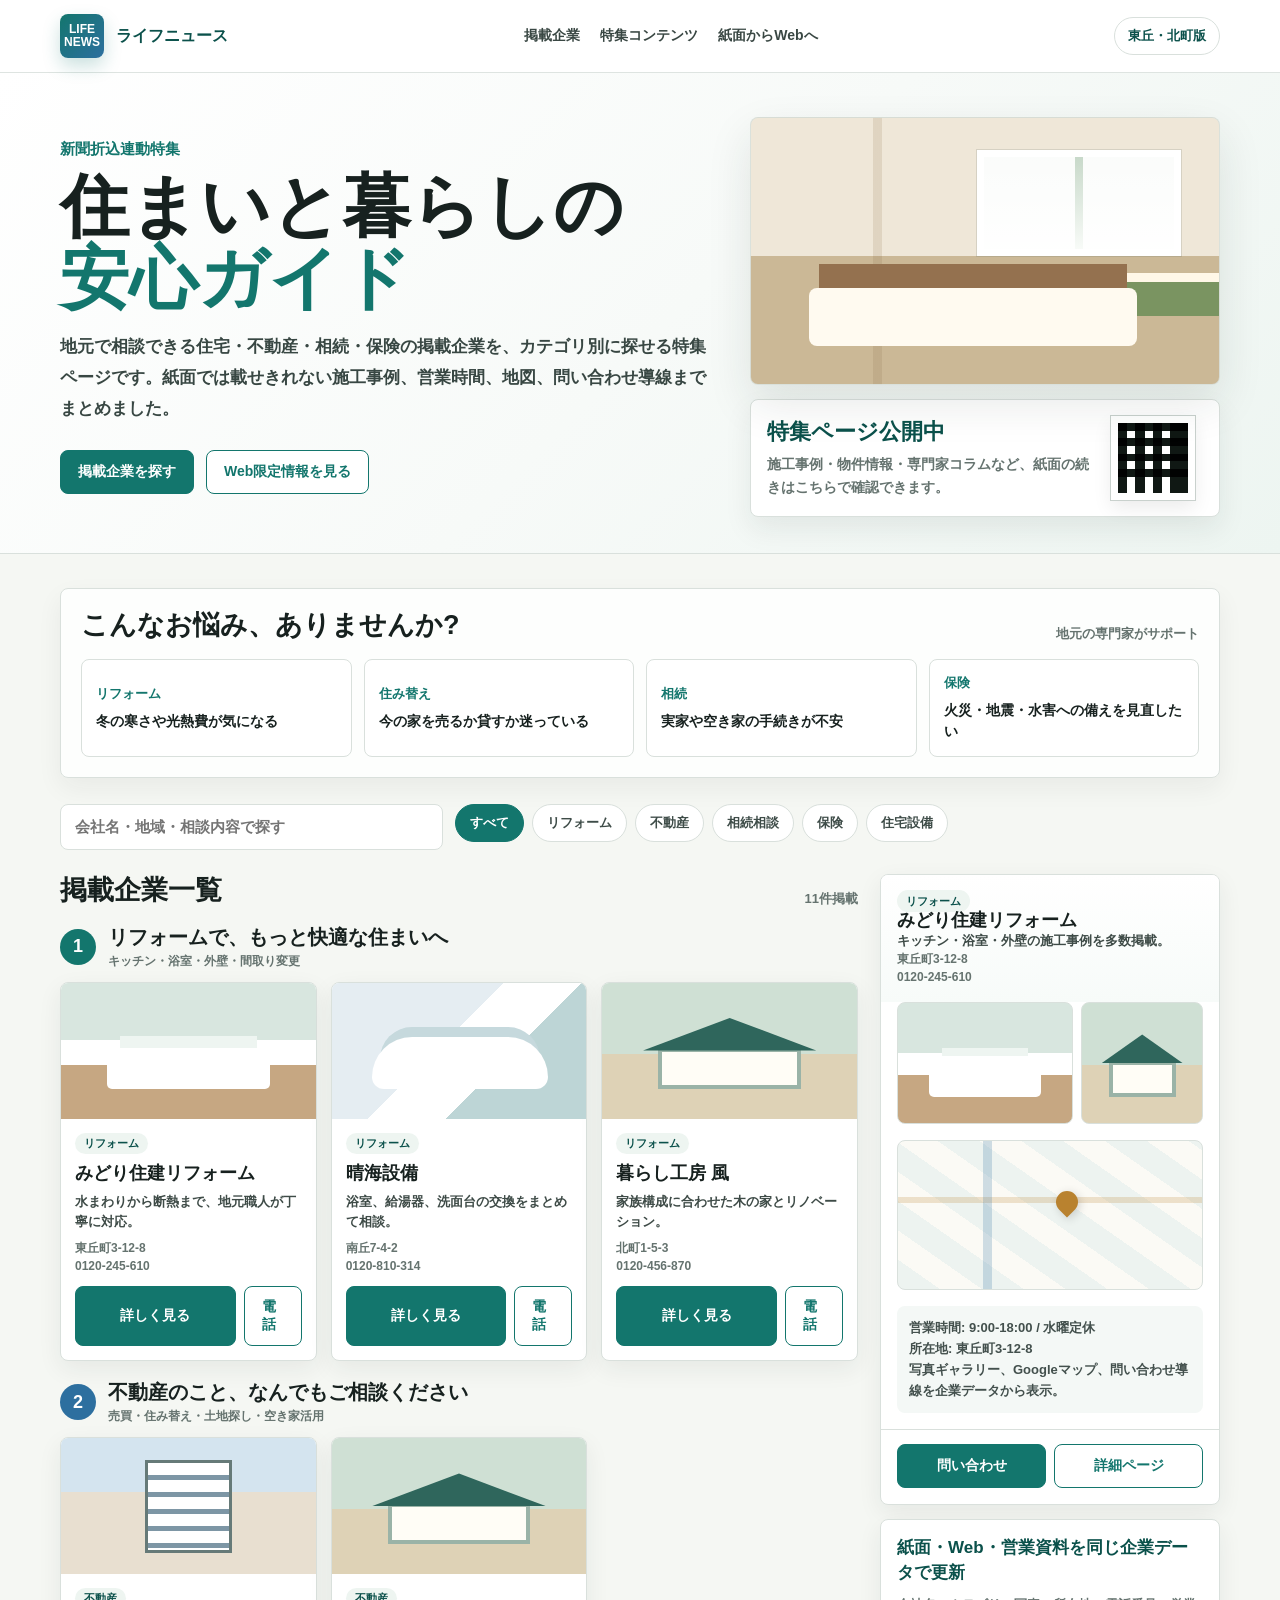
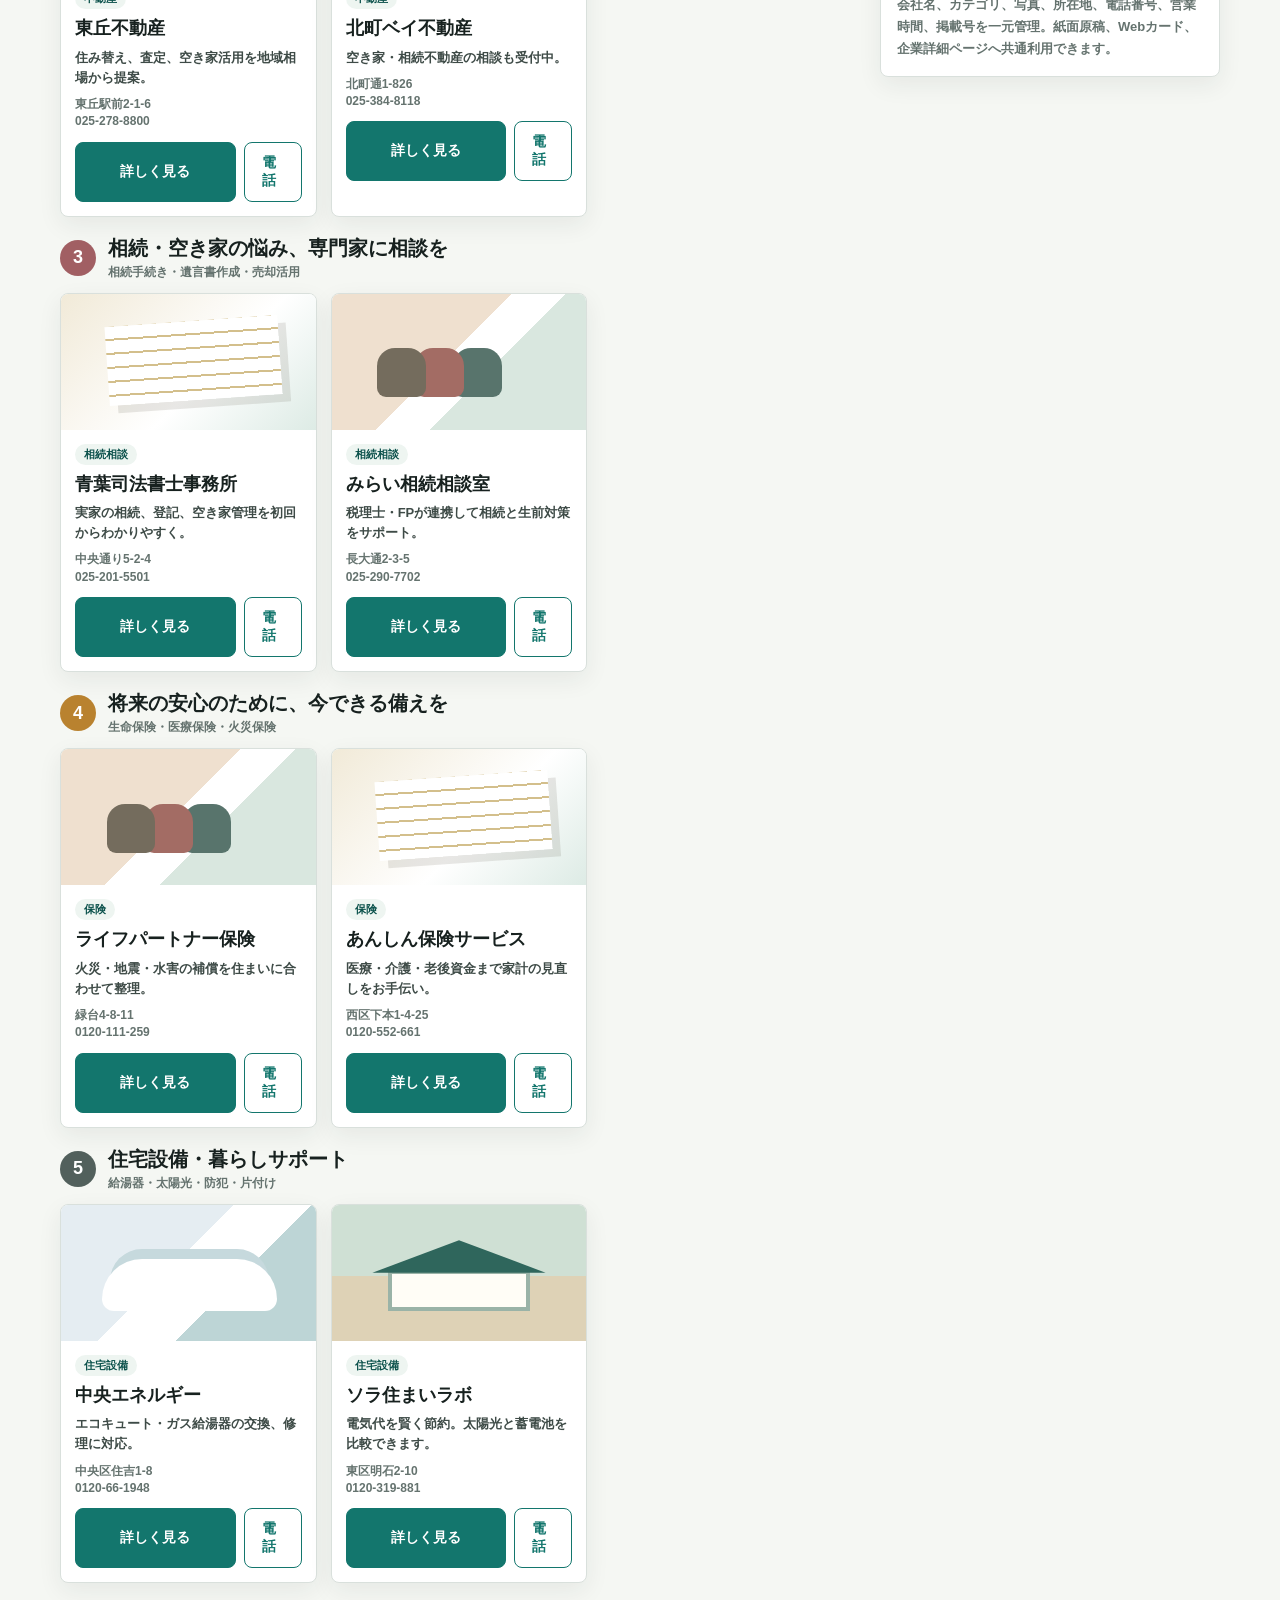
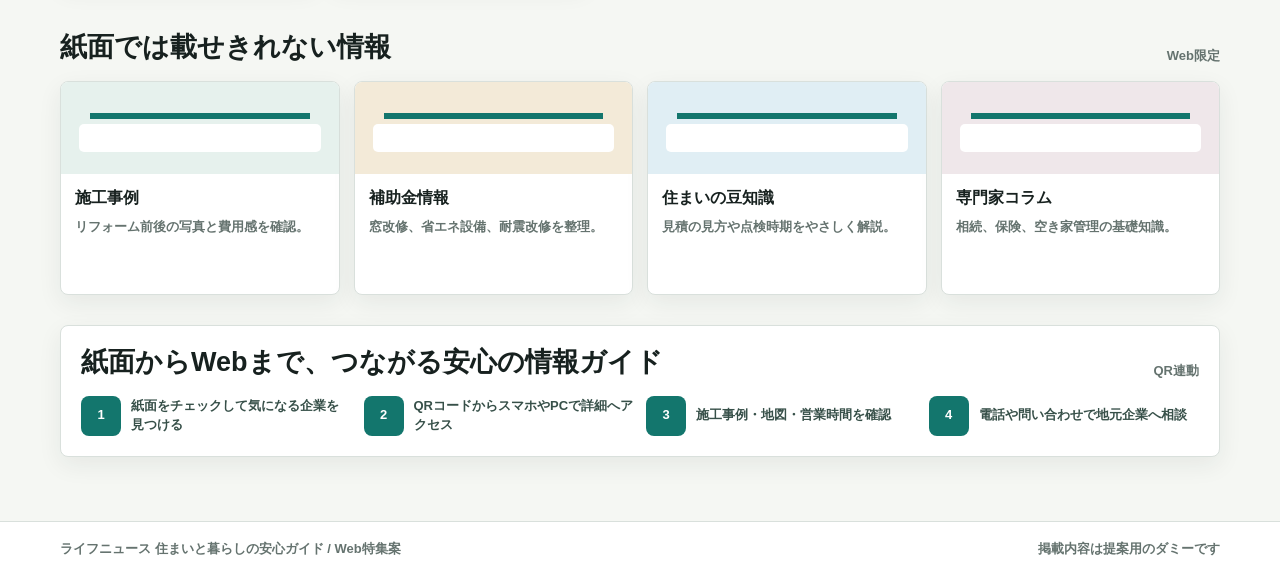
<file: docs/life-news-web.html>
<!doctype html>
<html lang="ja">
<head>
  <meta charset="utf-8">
  <meta name="viewport" content="width=device-width, initial-scale=1">
  <title>住まいと暮らしの安心ガイド | ライフニュース Web特集</title>
  <style>
    :root {
      --ink: #17211f;
      --muted: #65736f;
      --bg: #f5f7f3;
      --card: #ffffff;
      --line: #d9e0dc;
      --primary: #13766d;
      --primary-dark: #0b514b;
      --blue: #2d6f9f;
      --amber: #b9822f;
      --rose: #a15f63;
      --slate: #52605c;
      --soft: #eef5f1;
      --shadow: 0 18px 45px rgba(28, 42, 39, .11);
      --radius: 8px;
    }

    * { box-sizing: border-box; }

    html { scroll-behavior: smooth; background: var(--bg); }

    body {
      margin: 0;
      color: var(--ink);
      font-family: "Hiragino Kaku Gothic ProN", "Yu Gothic", "Meiryo", sans-serif;
      letter-spacing: 0;
      background:
        linear-gradient(180deg, #fbfcfa 0, var(--bg) 520px),
        radial-gradient(circle at 10% 0%, rgba(19, 118, 109, .08), transparent 420px);
    }

    button,
    input {
      font: inherit;
    }

    .site-header {
      position: sticky;
      top: 0;
      z-index: 20;
      border-bottom: 1px solid rgba(217, 224, 220, .85);
      background: rgba(255, 255, 255, .92);
      backdrop-filter: blur(14px);
    }

    .header-inner,
    .hero-inner,
    .container {
      width: min(1160px, calc(100% - 40px));
      margin: 0 auto;
    }

    .header-inner {
      min-height: 72px;
      display: flex;
      align-items: center;
      justify-content: space-between;
      gap: 24px;
    }

    .brand {
      display: flex;
      align-items: center;
      gap: 12px;
      color: var(--primary-dark);
      font-weight: 900;
      text-decoration: none;
    }

    .brand-mark {
      width: 44px;
      height: 44px;
      border-radius: 8px;
      display: grid;
      place-items: center;
      color: #fff;
      background: linear-gradient(135deg, var(--primary), var(--blue));
      font-size: 12px;
      line-height: 1.05;
      text-align: center;
      box-shadow: 0 8px 18px rgba(19, 118, 109, .22);
    }

    .nav {
      display: flex;
      gap: 20px;
      align-items: center;
      font-size: 14px;
      font-weight: 850;
    }

    .nav a {
      color: #394743;
      text-decoration: none;
    }

    .area {
      min-height: 38px;
      border: 1px solid var(--line);
      border-radius: 999px;
      background: #fff;
      color: var(--primary-dark);
      padding: 8px 13px;
      font-size: 13px;
      font-weight: 900;
    }

    .hero {
      border-bottom: 1px solid var(--line);
      background: linear-gradient(135deg, #ffffff 0%, #f7faf8 52%, #edf5f1 100%);
    }

    .hero-inner {
      min-height: 430px;
      padding: 44px 0 36px;
      display: grid;
      grid-template-columns: minmax(420px, 1fr) 470px;
      gap: 44px;
      align-items: center;
    }

    .eyebrow {
      margin: 0 0 12px;
      color: var(--primary);
      font-size: 15px;
      font-weight: 900;
    }

    h1 {
      margin: 0;
      font-size: clamp(42px, 5.4vw, 70px);
      line-height: 1.04;
      font-weight: 900;
    }

    h1 span {
      display: block;
      color: var(--primary);
    }

    .lead {
      max-width: 680px;
      margin: 18px 0 0;
      color: #384743;
      font-size: 17px;
      line-height: 1.8;
      font-weight: 700;
    }

    .hero-actions {
      display: flex;
      gap: 12px;
      flex-wrap: wrap;
      margin-top: 26px;
    }

    .btn {
      min-height: 44px;
      border: 1px solid var(--primary);
      border-radius: var(--radius);
      padding: 11px 17px;
      background: var(--primary);
      color: #fff;
      font-size: 14px;
      font-weight: 900;
      text-decoration: none;
      display: inline-flex;
      align-items: center;
      justify-content: center;
      cursor: pointer;
    }

    .btn.secondary {
      background: #fff;
      color: var(--primary);
    }

    .visual {
      display: grid;
      gap: 14px;
    }

    .room {
      height: 268px;
      border-radius: var(--radius);
      border: 1px solid rgba(217, 224, 220, .9);
      background:
        linear-gradient(90deg, transparent 0 26%, rgba(138, 111, 73, .16) 26% 28%, transparent 28%),
        linear-gradient(180deg, #efe7d8 0 52%, #cbb896 52% 100%);
      position: relative;
      overflow: hidden;
      box-shadow: var(--shadow);
    }

    .room::before {
      content: "";
      position: absolute;
      right: 38px;
      top: 32px;
      width: 190px;
      height: 92px;
      border: 7px solid #fff;
      background:
        linear-gradient(90deg, rgba(255,255,255,.92) 0 48%, transparent 48% 52%, rgba(255,255,255,.92) 52%),
        linear-gradient(#c8d9ca, #f8fbf8);
      box-shadow: 0 0 0 1px rgba(80, 96, 86, .16);
    }

    .room::after {
      content: "";
      position: absolute;
      left: 58px;
      right: 82px;
      bottom: 38px;
      height: 58px;
      border-radius: 8px;
      background: #fffaf0;
      box-shadow:
        0 -34px 0 -10px #94714f,
        122px -18px 0 -12px #7a9461,
        184px -28px 0 -13px #fff7e7;
    }

    .feature {
      display: grid;
      grid-template-columns: 1fr 92px;
      gap: 16px;
      align-items: center;
      border: 1px solid var(--line);
      border-radius: var(--radius);
      background: #fff;
      padding: 16px;
      box-shadow: 0 12px 28px rgba(28, 42, 39, .08);
    }

    .feature strong {
      display: block;
      color: var(--primary-dark);
      font-size: 22px;
      margin-bottom: 6px;
    }

    .feature p {
      margin: 0;
      color: var(--muted);
      font-size: 14px;
      line-height: 1.65;
      font-weight: 700;
    }

    .qr {
      width: 84px;
      height: 84px;
      border: 7px solid #fff;
      background-color: #fff;
      box-shadow: 0 0 0 1px #c9d1cd, 0 8px 18px rgba(0,0,0,.08);
      background-image:
        linear-gradient(90deg, #101814 0 13%, transparent 13% 25%, #101814 25% 38%, transparent 38% 50%, #101814 50% 63%, transparent 63% 75%, #101814 75%),
        linear-gradient(#101814 0 11%, transparent 11% 22%, #101814 22% 33%, transparent 33% 44%, #101814 44% 55%, transparent 55% 66%, #101814 66% 77%, transparent 77%);
      background-blend-mode: multiply;
    }

    .container {
      padding: 34px 0 64px;
    }

    .worry {
      border: 1px solid var(--line);
      border-radius: var(--radius);
      background: rgba(255,255,255,.86);
      padding: 20px;
      box-shadow: 0 10px 26px rgba(28, 42, 39, .06);
    }

    .section-head {
      display: flex;
      justify-content: space-between;
      align-items: end;
      gap: 16px;
      margin-bottom: 16px;
    }

    h2 {
      margin: 0;
      font-size: 27px;
      line-height: 1.25;
      font-weight: 900;
    }

    .count {
      color: var(--muted);
      font-size: 13px;
      font-weight: 900;
      white-space: nowrap;
    }

    .worry-grid {
      display: grid;
      grid-template-columns: repeat(4, 1fr);
      gap: 12px;
    }

    .worry-item {
      min-height: 98px;
      border: 1px solid var(--line);
      border-radius: var(--radius);
      background: #fff;
      padding: 14px;
      display: grid;
      align-content: center;
      gap: 8px;
    }

    .worry-item b {
      color: var(--primary);
      font-size: 13px;
    }

    .worry-item p {
      margin: 0;
      font-size: 14px;
      line-height: 1.45;
      font-weight: 800;
    }

    .search-panel {
      margin-top: 26px;
      display: grid;
      grid-template-columns: minmax(280px, 1fr) 2fr;
      gap: 12px;
      align-items: start;
    }

    input {
      width: 100%;
      height: 46px;
      border: 1px solid var(--line);
      border-radius: var(--radius);
      background: #fff;
      padding: 0 14px;
      color: var(--ink);
      outline: none;
      font-size: 15px;
      font-weight: 700;
    }

    .tabs {
      display: flex;
      gap: 8px;
      flex-wrap: wrap;
    }

    .tab {
      min-height: 38px;
      border: 1px solid var(--line);
      border-radius: 999px;
      background: #fff;
      color: #3e4c48;
      padding: 8px 14px;
      font-size: 13px;
      font-weight: 900;
      cursor: pointer;
    }

    .tab.active {
      color: #fff;
      background: var(--primary);
      border-color: var(--primary);
    }

    .main-layout {
      display: grid;
      grid-template-columns: minmax(0, 1fr) 340px;
      gap: 22px;
      margin-top: 24px;
      align-items: start;
    }

    .category-section {
      margin-bottom: 18px;
    }

    .category-title {
      display: flex;
      align-items: center;
      gap: 12px;
      margin-bottom: 12px;
    }

    .category-title b {
      width: 36px;
      height: 36px;
      display: grid;
      place-items: center;
      border-radius: 50%;
      color: #fff;
      background: var(--primary);
      font-size: 18px;
    }

    .category-title span {
      font-size: 20px;
      font-weight: 900;
    }

    .category-title small {
      display: block;
      margin-top: 2px;
      color: var(--muted);
      font-size: 12px;
      font-weight: 800;
    }

    .category-section[data-color="blue"] .category-title b { background: var(--blue); }
    .category-section[data-color="rose"] .category-title b { background: var(--rose); }
    .category-section[data-color="amber"] .category-title b { background: var(--amber); }
    .category-section[data-color="slate"] .category-title b { background: var(--slate); }

    .company-grid {
      display: grid;
      grid-template-columns: repeat(3, 1fr);
      gap: 14px;
    }

    .company-card,
    .detail-panel,
    .side-card,
    .content-card,
    .flow {
      border: 1px solid var(--line);
      border-radius: var(--radius);
      background: var(--card);
      overflow: hidden;
      box-shadow: 0 8px 24px rgba(28, 42, 39, .07);
    }

    .company-card {
      display: grid;
      grid-template-rows: 136px 1fr;
      min-height: 324px;
    }

    .photo {
      min-height: 136px;
      background: #e5ebe7;
      position: relative;
      overflow: hidden;
    }

    .photo::before,
    .photo::after {
      content: "";
      position: absolute;
      display: block;
    }

    .kitchen { background: linear-gradient(180deg, #d8e6df 0 42%, #fff 42% 60%, #c6a782 60%); }
    .kitchen::before { left: 18%; right: 18%; bottom: 22%; height: 28%; border-radius: 5px; background: #fff; box-shadow: 0 -28px 0 -13px #eef5f1; }
    .builder { background: linear-gradient(180deg, #cfe0d4 0 52%, #ded2b6 52%); }
    .builder::before { left: 22%; right: 22%; bottom: 22%; height: 30%; background: #fffdf6; box-shadow: inset 0 0 0 4px #9ab3a7; }
    .builder::after { left: 16%; right: 16%; bottom: 50%; height: 24%; background: #2f665c; clip-path: polygon(50% 0, 100% 100%, 0 100%); }
    .estate { background: linear-gradient(180deg, #d4e4ef 0 40%, #e8dfd0 40%); }
    .estate::before { left: 34%; right: 34%; top: 18%; bottom: 18%; background: repeating-linear-gradient(180deg, #fff 0 12px, #7d96a5 12px 17px); box-shadow: 0 0 0 3px #667a78; }
    .insurance { background: linear-gradient(135deg, #efe0cf 0 46%, #fff 46% 60%, #d9e7df 60%); }
    .insurance::before { left: 18%; bottom: 24%; width: 19%; height: 36%; border-radius: 18px 18px 9px 9px; background: #746c5d; box-shadow: 38px 0 0 #a36c64, 76px 0 0 #58746c; }
    .inherit { background: linear-gradient(135deg, #f1ead8, #fff 58%, #ddebe5); }
    .inherit::before { left: 18%; right: 14%; top: 20%; bottom: 22%; background: repeating-linear-gradient(180deg, #fff 0 12px, #d3bf8c 12px 14px); transform: rotate(-4deg); box-shadow: 8px 8px 0 rgba(70,60,45,.12); }
    .bath { background: linear-gradient(135deg, #e5edf2 0 44%, #fff 44% 64%, #bdd5d6 64%); }
    .bath::before { left: 16%; right: 15%; bottom: 22%; height: 38%; border-radius: 40px 40px 12px 12px; background: #fff; box-shadow: 0 -18px 0 -8px #c6d9dd; }

    .company-body {
      padding: 14px;
      display: grid;
      gap: 8px;
      align-content: start;
    }

    .tag {
      width: fit-content;
      border-radius: 999px;
      padding: 5px 9px;
      background: var(--soft);
      color: var(--primary-dark);
      font-size: 11px;
      line-height: 1;
      font-weight: 900;
    }

    h3 {
      margin: 0;
      font-size: 18px;
      line-height: 1.25;
      font-weight: 900;
    }

    .catch {
      margin: 0;
      color: #3e4b47;
      font-size: 13px;
      line-height: 1.55;
      font-weight: 750;
    }

    .meta {
      margin: 0;
      color: var(--muted);
      font-size: 12px;
      line-height: 1.45;
      font-weight: 800;
    }

    .actions {
      display: grid;
      grid-template-columns: 1fr 58px;
      gap: 8px;
      margin-top: 3px;
    }

    .side {
      position: sticky;
      top: 92px;
      display: grid;
      gap: 14px;
    }

    .detail-header,
    .side-card {
      padding: 16px;
    }

    .detail-header {
      background: linear-gradient(180deg, #ffffff, #f7fbf9);
    }

    .gallery {
      display: grid;
      grid-template-columns: 1.45fr 1fr;
      gap: 8px;
      padding: 0 16px 16px;
    }

    .gallery .photo {
      min-height: 122px;
      border-radius: var(--radius);
      border: 1px solid var(--line);
    }

    .map {
      margin: 0 16px 16px;
      height: 150px;
      border: 1px solid var(--line);
      border-radius: var(--radius);
      background:
        linear-gradient(90deg, transparent 0 28%, rgba(45,111,159,.22) 28% 31%, transparent 31% 100%),
        linear-gradient(0deg, transparent 0 58%, rgba(185,130,47,.22) 58% 62%, transparent 62% 100%),
        repeating-linear-gradient(35deg, #edf3f0 0 24px, #fbfaf5 24px 48px);
      position: relative;
    }

    .map::before {
      content: "";
      position: absolute;
      left: 52%;
      top: 34%;
      width: 22px;
      height: 22px;
      border-radius: 50% 50% 50% 0;
      transform: rotate(-45deg);
      background: var(--amber);
      box-shadow: 0 3px 10px rgba(0,0,0,.16);
    }

    .hours {
      margin: 0 16px 16px;
      padding: 12px;
      border-radius: var(--radius);
      background: #f4f8f6;
      color: #43504d;
      font-size: 13px;
      line-height: 1.6;
      font-weight: 800;
    }

    .detail-actions {
      display: grid;
      grid-template-columns: 1fr 1fr;
      gap: 8px;
      padding: 14px 16px 16px;
      border-top: 1px solid var(--line);
    }

    .side-card strong {
      display: block;
      color: var(--primary-dark);
      font-size: 17px;
      line-height: 1.45;
      margin-bottom: 8px;
      font-weight: 900;
    }

    .side-card p {
      margin: 0;
      color: var(--muted);
      font-size: 13px;
      line-height: 1.7;
      font-weight: 750;
    }

    .contents,
    .flow {
      margin-top: 30px;
    }

    .content-grid {
      display: grid;
      grid-template-columns: repeat(4, 1fr);
      gap: 14px;
    }

    .content-card {
      min-height: 214px;
    }

    .content-visual {
      height: 92px;
      background: #e6f1ed;
      position: relative;
      overflow: hidden;
    }

    .content-visual::before {
      content: "";
      position: absolute;
      left: 18px;
      right: 18px;
      bottom: 22px;
      height: 28px;
      background: #fff;
      border-radius: 5px;
      box-shadow: 0 -22px 0 -11px var(--primary);
    }

    .content-card:nth-child(2) .content-visual { background: #f3ead8; }
    .content-card:nth-child(3) .content-visual { background: #e0eef4; }
    .content-card:nth-child(4) .content-visual { background: #efe7ea; }

    .content-card div:last-child {
      padding: 14px;
    }

    .content-card strong {
      display: block;
      font-size: 16px;
      margin-bottom: 7px;
      font-weight: 900;
    }

    .content-card p,
    .flow p {
      margin: 0;
      color: var(--muted);
      font-size: 13px;
      line-height: 1.65;
      font-weight: 750;
    }

    .flow {
      padding: 20px;
    }

    .flow-grid {
      display: grid;
      grid-template-columns: repeat(4, 1fr);
      gap: 12px;
    }

    .flow-step {
      display: grid;
      grid-template-columns: 40px 1fr;
      gap: 10px;
      align-items: center;
      color: #375049;
      font-size: 13px;
      line-height: 1.45;
      font-weight: 850;
    }

    .flow-step b {
      width: 40px;
      height: 40px;
      display: grid;
      place-items: center;
      border-radius: var(--radius);
      color: #fff;
      background: var(--primary);
    }

    .footer {
      border-top: 1px solid var(--line);
      background: #fff;
      padding: 18px 24px;
      color: var(--muted);
      font-size: 13px;
      font-weight: 800;
    }

    .footer-inner {
      width: min(1160px, calc(100% - 40px));
      margin: 0 auto;
      display: flex;
      justify-content: space-between;
      gap: 20px;
    }

    body.force-desktop {
      min-width: 1180px;
    }

    body.force-desktop .hero-inner {
      grid-template-columns: minmax(420px, 1fr) 470px;
    }

    body.force-desktop .main-layout {
      grid-template-columns: minmax(0, 1fr) 340px;
    }

    body.force-desktop .search-panel {
      grid-template-columns: minmax(280px, 1fr) 2fr;
    }

    body.force-desktop .worry-grid,
    body.force-desktop .content-grid,
    body.force-desktop .flow-grid {
      grid-template-columns: repeat(4, 1fr);
    }

    body.force-desktop .company-grid {
      grid-template-columns: repeat(3, 1fr);
    }

    body.force-desktop .nav {
      display: flex;
    }

    @media (max-width: 980px) {
      .hero-inner,
      .main-layout,
      .search-panel {
        grid-template-columns: 1fr;
      }

      .worry-grid,
      .content-grid,
      .flow-grid {
        grid-template-columns: repeat(2, 1fr);
      }

      .company-grid {
        grid-template-columns: repeat(2, 1fr);
      }

      .side {
        position: static;
      }
    }

    @media (max-width: 640px) {
      .header-inner,
      .hero-inner,
      .container,
      .footer-inner {
        width: calc(100% - 28px);
      }

      .nav {
        display: none;
      }

      .hero-inner {
        padding: 24px 0;
      }

      h1 {
        font-size: 39px;
      }

      .worry-grid,
      .company-grid,
      .content-grid,
      .flow-grid {
        grid-template-columns: 1fr;
      }
    }
  </style>
</head>
<body>
  <header class="site-header">
    <div class="header-inner">
      <a class="brand" href="#top">
        <span class="brand-mark">LIFE<br>NEWS</span>
        <span>ライフニュース</span>
      </a>
      <nav class="nav" aria-label="ページ内ナビゲーション">
        <a href="#companies">掲載企業</a>
        <a href="#contents">特集コンテンツ</a>
        <a href="#flow">紙面からWebへ</a>
      </nav>
      <button class="area" type="button">東丘・北町版</button>
    </div>
  </header>

  <main id="top">
    <section class="hero">
      <div class="hero-inner">
        <div>
          <p class="eyebrow">新聞折込連動特集</p>
          <h1>住まいと暮らしの<span>安心ガイド</span></h1>
          <p class="lead">地元で相談できる住宅・不動産・相続・保険の掲載企業を、カテゴリ別に探せる特集ページです。紙面では載せきれない施工事例、営業時間、地図、問い合わせ導線までまとめました。</p>
          <div class="hero-actions">
            <a class="btn" href="#companies">掲載企業を探す</a>
            <a class="btn secondary" href="#contents">Web限定情報を見る</a>
          </div>
        </div>
        <div class="visual">
          <div class="room" aria-hidden="true"></div>
          <div class="feature">
            <div>
              <strong>特集ページ公開中</strong>
              <p>施工事例・物件情報・専門家コラムなど、紙面の続きはこちらで確認できます。</p>
            </div>
            <div class="qr" aria-hidden="true"></div>
          </div>
        </div>
      </div>
    </section>

    <div class="container">
      <section class="worry" aria-label="よくある住まいの悩み">
        <div class="section-head">
          <h2>こんなお悩み、ありませんか?</h2>
          <span class="count">地元の専門家がサポート</span>
        </div>
        <div class="worry-grid">
          <div class="worry-item"><b>リフォーム</b><p>冬の寒さや光熱費が気になる</p></div>
          <div class="worry-item"><b>住み替え</b><p>今の家を売るか貸すか迷っている</p></div>
          <div class="worry-item"><b>相続</b><p>実家や空き家の手続きが不安</p></div>
          <div class="worry-item"><b>保険</b><p>火災・地震・水害への備えを見直したい</p></div>
        </div>
      </section>

      <section id="companies">
        <div class="search-panel">
          <input id="search" type="search" placeholder="会社名・地域・相談内容で探す">
          <div class="tabs" id="tabs"></div>
        </div>
        <div class="main-layout">
          <div>
            <div class="section-head">
              <h2>掲載企業一覧</h2>
              <span class="count" id="count"></span>
            </div>
            <div id="companySections"></div>
          </div>
          <aside class="side">
            <div class="detail-panel" id="detailPanel"></div>
            <div class="side-card">
              <strong>紙面・Web・営業資料を同じ企業データで更新</strong>
              <p>会社名、カテゴリ、写真、所在地、電話番号、営業時間、掲載号を一元管理。紙面原稿、Webカード、企業詳細ページへ共通利用できます。</p>
            </div>
          </aside>
        </div>
      </section>

      <section class="contents" id="contents">
        <div class="section-head">
          <h2>紙面では載せきれない情報</h2>
          <span class="count">Web限定</span>
        </div>
        <div class="content-grid">
          <article class="content-card"><div class="content-visual"></div><div><strong>施工事例</strong><p>リフォーム前後の写真と費用感を確認。</p></div></article>
          <article class="content-card"><div class="content-visual"></div><div><strong>補助金情報</strong><p>窓改修、省エネ設備、耐震改修を整理。</p></div></article>
          <article class="content-card"><div class="content-visual"></div><div><strong>住まいの豆知識</strong><p>見積の見方や点検時期をやさしく解説。</p></div></article>
          <article class="content-card"><div class="content-visual"></div><div><strong>専門家コラム</strong><p>相続、保険、空き家管理の基礎知識。</p></div></article>
        </div>
      </section>

      <section class="flow" id="flow">
        <div class="section-head">
          <h2>紙面からWebまで、つながる安心の情報ガイド</h2>
          <span class="count">QR連動</span>
        </div>
        <div class="flow-grid">
          <div class="flow-step"><b>1</b><span>紙面をチェックして気になる企業を見つける</span></div>
          <div class="flow-step"><b>2</b><span>QRコードからスマホやPCで詳細へアクセス</span></div>
          <div class="flow-step"><b>3</b><span>施工事例・地図・営業時間を確認</span></div>
          <div class="flow-step"><b>4</b><span>電話や問い合わせで地元企業へ相談</span></div>
        </div>
      </section>
    </div>
  </main>

  <footer class="footer">
    <div class="footer-inner">
      <span>ライフニュース 住まいと暮らしの安心ガイド / Web特集案</span>
      <span>掲載内容は提案用のダミーです</span>
    </div>
  </footer>

  <script>
    if (location.search.includes("desktop-preview")) {
      document.body.classList.add("force-desktop");
    }

    const categories = ["すべて", "リフォーム", "不動産", "相続相談", "保険", "住宅設備"];
    const categoryMeta = {
      "リフォーム": { no: 1, title: "リフォームで、もっと快適な住まいへ", sub: "キッチン・浴室・外壁・間取り変更", color: "green" },
      "不動産": { no: 2, title: "不動産のこと、なんでもご相談ください", sub: "売買・住み替え・土地探し・空き家活用", color: "blue" },
      "相続相談": { no: 3, title: "相続・空き家の悩み、専門家に相談を", sub: "相続手続き・遺言書作成・売却活用", color: "rose" },
      "保険": { no: 4, title: "将来の安心のために、今できる備えを", sub: "生命保険・医療保険・火災保険", color: "amber" },
      "住宅設備": { no: 5, title: "住宅設備・暮らしサポート", sub: "給湯器・太陽光・防犯・片付け", color: "slate" }
    };
    const companies = [
      { id: "midori", category: "リフォーム", photo: "kitchen", name: "みどり住建リフォーム", catch: "水まわりから断熱まで、地元職人が丁寧に対応。", area: "東丘町3-12-8", tel: "0120-245-610", hours: "9:00-18:00 / 水曜定休", note: "キッチン・浴室・外壁の施工事例を多数掲載。" },
      { id: "harumi", category: "リフォーム", photo: "bath", name: "晴海設備", catch: "浴室、給湯器、洗面台の交換をまとめて相談。", area: "南丘7-4-2", tel: "0120-810-314", hours: "8:30-18:00 / 日曜定休", note: "急な故障、補助金対象設備の見積もりも対応。" },
      { id: "kaze", category: "リフォーム", photo: "builder", name: "暮らし工房 風", catch: "家族構成に合わせた木の家とリノベーション。", area: "北町1-5-3", tel: "0120-456-870", hours: "10:00-17:30 / 日曜予約制", note: "新築、間取り変更、和室改修の相談に対応。" },
      { id: "azuma", category: "不動産", photo: "estate", name: "東丘不動産", catch: "住み替え、査定、空き家活用を地域相場から提案。", area: "東丘駅前2-1-6", tel: "025-278-8800", hours: "9:30-18:00 / 火曜定休", note: "新着物件と売却相談の予約を受け付け中。" },
      { id: "kitamachi", category: "不動産", photo: "builder", name: "北町ベイ不動産", catch: "空き家・相続不動産の相談も受付中。", area: "北町通1-826", tel: "025-384-8118", hours: "9:30-18:00 / 水曜定休", note: "土地、中古住宅、住み替えの相談を地域密着で対応。" },
      { id: "aoba", category: "相続相談", photo: "inherit", name: "青葉司法書士事務所", catch: "実家の相続、登記、空き家管理を初回からわかりやすく。", area: "中央通り5-2-4", tel: "025-201-5501", hours: "9:00-17:00 / 平日営業", note: "登記義務化、名義変更、遺言の相談に対応。" },
      { id: "mirai", category: "相続相談", photo: "insurance", name: "みらい相続相談室", catch: "税理士・FPが連携して相続と生前対策をサポート。", area: "長大通2-3-5", tel: "025-290-7702", hours: "10:00-17:00 / 予約制", note: "相続税、財産整理、空き家活用の相談に対応。" },
      { id: "partner", category: "保険", photo: "insurance", name: "ライフパートナー保険", catch: "火災・地震・水害の補償を住まいに合わせて整理。", area: "緑台4-8-11", tel: "0120-111-259", hours: "10:00-19:00 / 土曜相談可", note: "築年数や家族構成に合わせた見直し診断。" },
      { id: "anshin", category: "保険", photo: "inherit", name: "あんしん保険サービス", catch: "医療・介護・老後資金まで家計の見直しをお手伝い。", area: "西区下本1-4-25", tel: "0120-552-661", hours: "10:00-18:00 / 日曜定休", note: "生命保険、火災保険、老後資金の相談に対応。" },
      { id: "energy", category: "住宅設備", photo: "bath", name: "中央エネルギー", catch: "エコキュート・ガス給湯器の交換、修理に対応。", area: "中央区住吉1-8", tel: "0120-66-1948", hours: "8:00-19:00 / 受付無休", note: "急な給湯器故障、交換見積、設備点検の相談に対応。" },
      { id: "solar", category: "住宅設備", photo: "builder", name: "ソラ住まいラボ", catch: "電気代を賢く節約。太陽光と蓄電池を比較できます。", area: "東区明石2-10", tel: "0120-319-881", hours: "9:00-18:00 / 予約制", note: "太陽光、蓄電池、V2Hの無料シミュレーションに対応。" }
    ];

    let activeCategory = "すべて";
    let selected = companies[0];

    const tabs = document.getElementById("tabs");
    const sections = document.getElementById("companySections");
    const count = document.getElementById("count");
    const detailPanel = document.getElementById("detailPanel");
    const search = document.getElementById("search");

    function renderTabs() {
      tabs.innerHTML = categories.map(category => (
        `<button type="button" class="tab ${category === activeCategory ? "active" : ""}" data-category="${category}">${category}</button>`
      )).join("");
    }

    function filteredCompanies() {
      const q = search.value.trim().toLowerCase();
      return companies.filter(company => {
        const categoryMatch = activeCategory === "すべて" || company.category === activeCategory;
        const text = `${company.name} ${company.catch} ${company.area} ${company.category}`.toLowerCase();
        return categoryMatch && text.includes(q);
      });
    }

    function renderCompany(company) {
      return `
        <article class="company-card">
          <div class="photo ${company.photo}" aria-hidden="true"></div>
          <div class="company-body">
            <span class="tag">${company.category}</span>
            <h3>${company.name}</h3>
            <p class="catch">${company.catch}</p>
            <p class="meta">${company.area}<br>${company.tel}</p>
            <div class="actions">
              <a class="btn" href="life-news-company.html?id=${company.id}">詳しく見る</a>
              <a class="btn secondary" href="tel:${company.tel.replaceAll("-", "")}">電話</a>
            </div>
          </div>
        </article>
      `;
    }

    function renderList() {
      const items = filteredCompanies();
      count.textContent = `${items.length}件掲載`;
      const visibleCategories = categories.filter(category => category !== "すべて" && items.some(company => company.category === category));
      sections.innerHTML = visibleCategories.map(category => {
        const meta = categoryMeta[category];
        const cards = items.filter(company => company.category === category).map(renderCompany).join("");
        return `
          <section class="category-section" data-color="${meta.color}">
            <div class="category-title"><b>${meta.no}</b><span>${meta.title}<small>${meta.sub}</small></span></div>
            <div class="company-grid">${cards}</div>
          </section>
        `;
      }).join("");
    }

    function renderDetail(company) {
      selected = company;
      detailPanel.innerHTML = `
        <div class="detail-header">
          <span class="tag">${company.category}</span>
          <h3>${company.name}</h3>
          <p class="catch">${company.note}</p>
          <p class="meta">${company.area}<br>${company.tel}</p>
        </div>
        <div class="gallery">
          <div class="photo ${company.photo}" aria-hidden="true"></div>
          <div class="photo builder" aria-hidden="true"></div>
        </div>
        <div class="map" aria-label="Googleマップ表示エリア"></div>
        <p class="hours">営業時間: ${company.hours}<br>所在地: ${company.area}<br>写真ギャラリー、Googleマップ、問い合わせ導線を企業データから表示。</p>
        <div class="detail-actions">
          <a class="btn" href="tel:${company.tel.replaceAll("-", "")}">問い合わせ</a>
          <a class="btn secondary" href="life-news-company.html?id=${company.id}">詳細ページ</a>
        </div>
      `;
    }

    tabs.addEventListener("click", event => {
      const button = event.target.closest("button[data-category]");
      if (!button) return;
      activeCategory = button.dataset.category;
      renderTabs();
      renderList();
    });

    search.addEventListener("input", renderList);

    renderTabs();
    renderList();
    renderDetail(selected);
  </script>
</body>
</html>
</file>
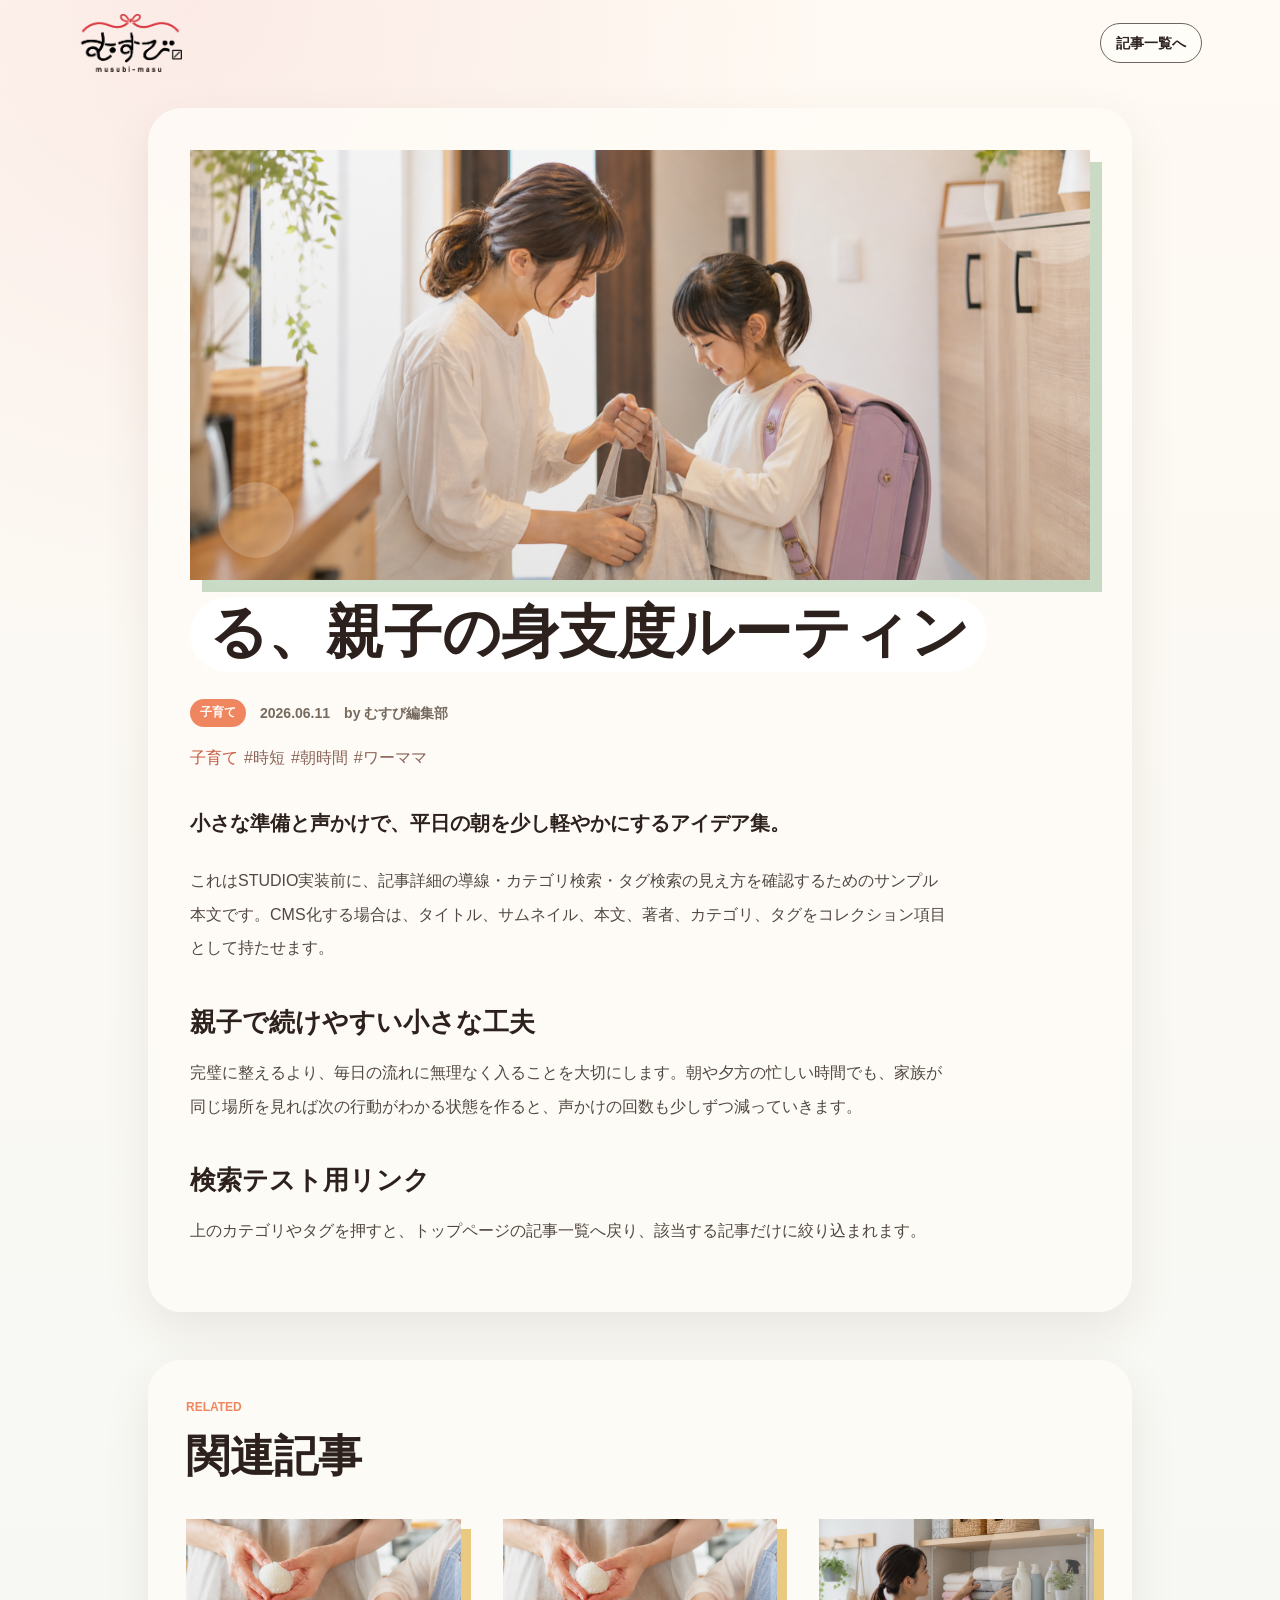
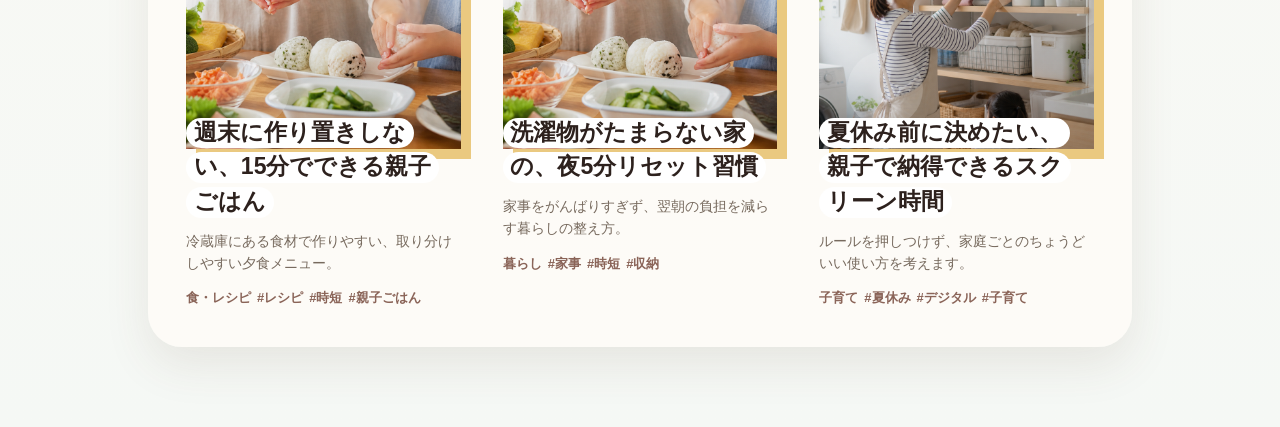
<file: docs/musubi-portal/article.html>
<!DOCTYPE html>
<html lang="ja">
<head>
  <meta charset="UTF-8">
  <meta name="viewport" content="width=device-width, initial-scale=1.0">
  <title>記事詳細 | むすび</title>
  <link rel="stylesheet" href="style.css">
</head>
<body>
  <!-- Detail Header: 記事ページ用のコンパクトヘッダー -->
  <header class="detail-header">
    <a class="detail-logo" href="index.html" aria-label="むすび トップへ戻る">
      <img class="site-logo-image" src="assets/musubi-logo-wide.png" alt="むすび">
    </a>
    <a class="back-home" href="index.html#articles">記事一覧へ</a>
  </header>

  <!-- Article Detail: CMS記事詳細ページのサンプル -->
  <main class="detail-page">
    <article class="detail-article" id="articleDetail"></article>

    <!-- Related Articles: 関連記事のサンプル -->
    <section class="detail-related">
      <div class="feed-heading">
        <div>
          <p class="section-kicker">Related</p>
          <h2>関連記事</h2>
        </div>
      </div>
      <div class="article-list" id="relatedArticles"></div>
    </section>
  </main>

  <script src="article-detail.js"></script>
</body>
</html>
</file>
<file: docs/musubi-portal/style.css>
/* Base: スマホ幅390px基準、PCでは中央カラムだけをスクロール */
:root {
  --bg: #fbf4e9;
  --surface: #ffffff;
  --surface-soft: #fff3e5;
  --text: #2d211d;
  --muted: #776a5e;
  --line: #eadfce;
  --orange: #ef8660;
  --blue: #8eb9c5;
  --pink: #e99aa0;
  --mint: #9fbf9b;
  --yellow: #e6bd63;
  --shadow: 0 16px 40px rgba(98, 73, 51, 0.12);
  --font-round: "Tsukushi A Round Gothic", "筑紫A丸ゴシック", "Tsukushi B Round Gothic", "筑紫B丸ゴシック", "Hiragino Maru Gothic ProN", "Yu Gothic", "YuGothic", sans-serif;
}

* {
  box-sizing: border-box;
}

html {
  scroll-behavior: smooth;
}

body {
  display: flex;
  flex-direction: column;
  align-items: center;
  margin: 0;
  min-height: 100vh;
  background:
    radial-gradient(circle at 15% 0%, rgba(233, 154, 160, 0.16), transparent 28%),
    linear-gradient(180deg, #fffaf3 0%, #f5f8f5 100%);
  color: var(--text);
  font-family: var(--font-round);
  font-weight: 500;
  line-height: 1.6;
  overflow-x: hidden;
  overflow-y: auto;
  -webkit-font-smoothing: antialiased;
  text-rendering: optimizeLegibility;
}

button,
input,
select {
  font: inherit;
}

button,
a {
  -webkit-tap-highlight-color: transparent;
}

a {
  color: inherit;
  text-decoration: none;
}

.site-shell {
  width: 100%;
  flex: 0 0 auto;
  height: auto;
  min-height: auto;
  margin: 0 auto;
  padding-bottom: 36px;
  background: var(--bg);
  box-shadow: 0 0 0 1px rgba(255, 255, 255, 0.78), 0 24px 80px rgba(82, 64, 46, 0.16);
  overflow: visible;
  scrollbar-width: thin;
  scrollbar-color: rgba(255, 138, 76, 0.55) rgba(255, 255, 255, 0.5);
  -webkit-overflow-scrolling: touch;
}

.site-shell::-webkit-scrollbar {
  width: 8px;
}

.site-shell::-webkit-scrollbar-track {
  background: rgba(255, 255, 255, 0.55);
}

.site-shell::-webkit-scrollbar-thumb {
  background: rgba(255, 138, 76, 0.55);
  border-radius: 999px;
}

.section {
  padding: 24px 18px 0;
}

.section-kicker {
  margin: 0 0 4px;
  color: var(--orange);
  font-size: 12px;
  font-weight: 800;
  letter-spacing: 0;
  text-transform: uppercase;
}

.section-heading {
  display: flex;
  align-items: flex-end;
  justify-content: space-between;
  gap: 14px;
  margin-bottom: 14px;
}

.section-heading h2 {
  margin: 0;
  font-size: 22px;
  line-height: 1.25;
}

.section-heading.compact {
  display: block;
}

/* Header: ロゴ / TODAY / 補助リンク / メニュー */
.site-header {
  position: relative;
  z-index: 10;
  flex: 0 0 auto;
  width: 100%;
  margin: 0;
  padding: 10px 0 0;
  background: transparent;
  border-bottom: 1px solid rgba(242, 222, 210, 0.7);
  box-shadow: none;
  overflow: hidden;
}

.header-main {
  display: grid;
  grid-template-columns: minmax(0, 1fr) auto;
  align-items: center;
  gap: 18px;
  max-width: 1180px;
  margin: 0 auto;
  padding: 0 28px 8px;
}

.logo {
  display: inline-flex;
  align-items: center;
  min-width: 0;
}

.site-logo-image {
  display: block;
  width: auto;
  height: 58px;
  object-fit: contain;
}

.today-box {
  display: grid;
  grid-template-columns: 1fr;
  align-items: center;
  gap: 0;
  min-width: 60px;
  color: var(--text);
}

.today-box span {
  font-size: 11px;
  font-weight: 800;
  line-height: 1;
}

.today-box strong {
  font-size: 28px;
  line-height: 1;
}

/* Search Menu Overlay: 右側から出る検索ドロワー */
.menu-overlay {
  position: fixed;
  inset: 0;
  z-index: 50;
  display: flex;
  justify-content: flex-end;
  width: 100%;
  margin: 0;
  padding: 0;
  background: rgba(45, 33, 29, 0.28);
  opacity: 0;
  pointer-events: none;
  transition: opacity 0.28s ease;
}

.menu-overlay.is-open {
  opacity: 1;
  pointer-events: auto;
}

.menu-panel {
  width: min(92vw, 430px);
  height: 100vh;
  max-height: none;
  overflow-y: auto;
  padding: 24px 22px;
  border: 0;
  border-left: 1px solid rgba(234, 223, 206, 0.9);
  border-radius: 28px 0 0 28px;
  background:
    linear-gradient(180deg, rgba(255, 253, 248, 0.98), rgba(251, 244, 233, 0.98)),
    var(--surface);
  box-shadow: 0 28px 80px rgba(52, 44, 42, 0.22);
  transform: translateX(100%);
  transition: transform 0.32s cubic-bezier(.22, .9, .28, 1);
}

.menu-overlay.is-open .menu-panel {
  transform: translateX(0);
}

.menu-head {
  display: flex;
  align-items: flex-start;
  justify-content: space-between;
  gap: 16px;
  margin-bottom: 16px;
}

.menu-head h2 {
  margin: 0;
  font-size: 26px;
  line-height: 1.25;
}

.close-button {
  display: grid;
  flex: 0 0 auto;
  width: 42px;
  height: 42px;
  place-items: center;
  border: 0;
  border-radius: 15px;
  background: var(--text);
  color: #fff;
  font-size: 26px;
  line-height: 1;
  cursor: pointer;
}

.menu-search {
  box-shadow: none;
}

.menu-links {
  display: grid;
  gap: 10px;
  margin-top: 18px;
}

.menu-links a {
  display: flex;
  align-items: center;
  justify-content: space-between;
  min-height: 58px;
  padding: 0 16px;
  border: 1px solid #6d665e;
  border-radius: 999px;
  background: #fffdf8;
  color: var(--text);
  font-size: 18px;
  font-weight: 800;
}

.menu-links a::after {
  content: "→";
  color: var(--orange);
}

.drawer-tags {
  margin-top: 26px;
}

.drawer-label {
  margin: 0 0 12px;
  color: var(--text);
  font-size: 13px;
  font-weight: 800;
  letter-spacing: 0.06em;
}

.drawer-tag-list {
  display: flex;
  flex-wrap: wrap;
  gap: 9px;
}

.drawer-tag-list button {
  min-height: 36px;
  padding: 0 13px;
  border: 1px solid #777068;
  border-radius: 999px;
  background: #fff;
  color: #4b443d;
  font-size: 13px;
  font-weight: 700;
  cursor: pointer;
}

/* First View: 注目記事カード */
.hero-section {
  padding-top: 18px;
}

.hero-card {
  overflow: hidden;
  border-radius: 28px;
  background: var(--surface);
  box-shadow: var(--shadow);
}

.thumb {
  position: relative;
  min-height: 150px;
  overflow: hidden;
  background-position: center;
  background-size: cover;
}

.thumb::before,
.thumb::after {
  position: absolute;
  content: "";
  border-radius: 999px;
}

.thumb::before {
  width: 140px;
  height: 140px;
  right: -34px;
  top: -26px;
  background: rgba(255, 255, 255, 0.22);
}

.thumb::after {
  width: 76px;
  height: 76px;
  left: 28px;
  bottom: 22px;
  background: rgba(255, 255, 255, 0.18);
}

.thumb span {
  position: absolute;
  left: 20px;
  top: 18px;
  z-index: 1;
  color: #fff;
  font-size: 12px;
  font-weight: 800;
}

.thumb-sun {
  background-image: linear-gradient(180deg, rgba(36, 30, 28, 0.04), rgba(36, 30, 28, 0.1)), url("assets/thumb-recipe.png");
}

.thumb-home {
  background-image: linear-gradient(180deg, rgba(36, 30, 28, 0.03), rgba(36, 30, 28, 0.09)), url("assets/thumb-living.png");
}

.thumb-edu {
  background-image: linear-gradient(180deg, rgba(36, 30, 28, 0.03), rgba(36, 30, 28, 0.09)), url("assets/thumb-park.png");
}

.thumb-trip {
  background-image: linear-gradient(180deg, rgba(36, 30, 28, 0.02), rgba(36, 30, 28, 0.08)), url("assets/thumb-park.png");
}

.thumb-food {
  background-image: linear-gradient(180deg, rgba(36, 30, 28, 0.03), rgba(36, 30, 28, 0.09)), url("assets/thumb-living.png");
}

.thumb-life {
  background-image: linear-gradient(180deg, rgba(36, 30, 28, 0.03), rgba(36, 30, 28, 0.09)), url("assets/thumb-morning.png");
}

.hero-body {
  padding: 18px;
}

.hero-body h1 {
  margin: 12px 0 10px;
  font-size: 24px;
  line-height: 1.38;
}

.hero-body p {
  margin: 0;
  color: var(--muted);
  font-size: 14px;
}

.meta-row {
  display: flex;
  align-items: center;
  justify-content: space-between;
  gap: 10px;
  color: var(--muted);
  font-size: 12px;
}

.category-pill {
  display: inline-flex;
  align-items: center;
  min-height: 26px;
  padding: 4px 10px;
  border-radius: 999px;
  color: #fff;
  font-size: 12px;
  font-weight: 800;
}

.category-parenting {
  background: var(--orange);
}

.category-living {
  background: var(--mint);
}

.category-education {
  background: var(--blue);
}

.category-trip {
  background: #f2aa3d;
}

.category-food {
  background: var(--pink);
}

.tag-row {
  display: flex;
  flex-wrap: wrap;
  gap: 6px;
  margin-top: 14px;
}

.tag-row span {
  padding: 4px 8px;
  border-radius: 999px;
  background: #fff5ee;
  color: #9a6150;
  font-size: 11px;
  font-weight: 700;
}

/* Category Navigation: アイコン付き横スクロールカテゴリーナビ */
.category-nav {
  display: flex;
  justify-content: center;
  gap: 0;
  padding: 0 max(18px, calc((100vw - 1180px) / 2));
  overflow-x: auto;
  scrollbar-width: none;
  border-top: 1px solid rgba(227, 223, 215, 0.9);
  background: rgba(247, 243, 234, 0.86);
}

.category-nav::-webkit-scrollbar {
  display: none;
}

.category-tab {
  flex: 0 0 156px;
  display: grid;
  width: 156px;
  min-height: 88px;
  place-items: center;
  gap: 6px;
  padding: 10px 10px 9px;
  border: 0;
  border-right: 1px solid rgba(227, 223, 215, 0.9);
  border-radius: 0;
  background: transparent;
  color: #34302e;
  font-size: 14px;
  font-weight: 700;
  line-height: 1.55;
  text-align: center;
  cursor: pointer;
}

.category-tab > span:last-child {
  display: block;
  max-width: 142px;
  letter-spacing: 0;
  overflow-wrap: normal;
  word-break: keep-all;
}

.category-tab.active {
  color: var(--orange);
  background: rgba(255, 249, 241, 0.92);
}

.category-icon {
  position: relative;
  display: block;
  width: 38px;
  height: 38px;
  border-radius: 14px;
  background-position: center;
  background-size: cover;
  box-shadow: 0 4px 10px rgba(117, 86, 62, 0.08);
}

.category-icon::before,
.category-icon::after {
  display: none;
}

.icon-all {
  background-image: url("assets/nav-all.png");
}

.icon-pencil {
  background-image: url("assets/nav-education.png");
}

.icon-heart {
  background-image: url("assets/nav-health.png");
}

.icon-food {
  background-image: url("assets/nav-food.png");
}

.icon-home {
  background-image: url("assets/nav-home.png");
}

.icon-bag {
  background-image: url("assets/nav-trip.png");
}

.category-actions {
  flex: 0 0 214px;
  display: grid;
  grid-template-columns: repeat(3, 1fr);
  align-self: stretch;
  min-height: 88px;
  border-right: 1px solid rgba(227, 223, 215, 0.9);
  background: rgba(255, 253, 248, 0.62);
}

.nav-icon-link {
  display: grid;
  min-width: 0;
  place-items: center;
  border: 0;
  border-left: 1px solid rgba(227, 223, 215, 0.9);
  background: transparent;
  color: #1f1b19;
  cursor: pointer;
}

.nav-x img {
  display: block;
  width: 34px;
  height: 34px;
  object-fit: contain;
}

.nav-instagram img {
  display: block;
  width: 34px;
  height: 34px;
  object-fit: contain;
}

.nav-menu {
  padding: 0;
}

.nav-menu img {
  display: block;
  width: 40px;
  height: 34px;
  object-fit: contain;
}

/* Header Picks: おすすめ記事 / 特集記事の横流れピックアップ */
.header-picks {
  display: block;
  width: 100%;
  margin: 0;
  border-top: 1px solid rgba(227, 223, 215, 0.9);
  background:
    linear-gradient(135deg, rgba(255, 253, 248, 0.92), rgba(246, 247, 240, 0.94)),
    url("assets/musubi-header-bg.png") center / cover no-repeat;
}

.bottom-picks {
  margin-top: clamp(44px, 6vw, 72px);
  overflow: hidden;
  border: 1px solid rgba(227, 223, 215, 0.82);
  border-radius: 28px;
}

.header-picks-label {
  display: none;
  align-items: baseline;
  gap: 10px;
  max-width: 1180px;
  margin: 0 auto;
  padding: 14px 28px 8px;
}

.header-picks-label span {
  color: var(--orange);
  font-size: 14px;
  font-weight: 700;
  line-height: 1.2;
}

.header-picks-label strong {
  color: var(--text);
  font-size: 12px;
  font-weight: 700;
  line-height: 1.25;
}

.picks-marquee {
  position: relative;
  overflow: hidden;
  padding: 22px 0 24px;
}

.picks-marquee::before,
.picks-marquee::after {
  position: absolute;
  top: 0;
  bottom: 0;
  z-index: 1;
  width: 24px;
  content: "";
  pointer-events: none;
}

.picks-marquee::before {
  left: 0;
  background: linear-gradient(90deg, #fbf4e9, rgba(251, 244, 233, 0));
}

.picks-marquee::after {
  right: 0;
  background: linear-gradient(270deg, #fbf4e9, rgba(251, 244, 233, 0));
}

.picks-track {
  display: flex;
  width: max-content;
  gap: 0;
  padding-left: 28px;
  animation: picksSlide 38s linear infinite;
}

.picks-marquee:hover .picks-track {
  animation-play-state: paused;
}

.pick-card {
  position: relative;
  display: grid;
  width: 318px;
  gap: 11px;
  padding: 0 34px 0 0;
  margin-right: 34px;
  border-right: 1px dashed rgba(45, 33, 29, 0.46);
}

.pick-thumb {
  position: relative;
  display: block;
  width: 100%;
  height: 178px;
  overflow: hidden;
  border: 0;
  border-radius: 16px;
  box-shadow: none;
}

.pick-thumb::before,
.pick-thumb::after {
  position: absolute;
  content: "";
  display: none;
}

.pick-thumb::before {
  inset: 0;
  background:
    radial-gradient(circle at 72% 20%, rgba(255, 255, 255, 0.6), transparent 17%),
    radial-gradient(circle at 25% 62%, rgba(255, 255, 255, 0.46), transparent 19%);
}

.pick-thumb::after {
  right: 14px;
  bottom: -12px;
  width: 54px;
  height: 54px;
  border-radius: 14px;
  background: rgba(255, 255, 255, 0.34);
  transform: rotate(18deg);
}

.pick-thumb-orange {
  background-image: url("assets/thumb-recipe.png");
  background-position: center;
  background-size: cover;
}

.pick-thumb-blue {
  background-image: url("assets/thumb-park.png");
  background-position: center;
  background-size: cover;
}

.pick-thumb-pink {
  background-image: url("assets/thumb-living.png");
  background-position: center;
  background-size: cover;
}

.pick-thumb-mint {
  background-image: url("assets/thumb-morning.png");
  background-position: center;
  background-size: cover;
}

.pick-card strong {
  display: block;
  width: 100%;
  margin: 0;
  overflow: hidden;
  color: var(--text);
  min-height: 76px;
  font-size: 19px;
  font-weight: 800;
  line-height: 1.55;
  text-decoration: none;
  display: -webkit-box;
  -webkit-box-orient: vertical;
  -webkit-line-clamp: 3;
}

.pick-tags {
  display: block;
  min-height: 44px;
  margin-top: 0;
  padding-top: 12px;
  border-top: 1px dashed rgba(45, 33, 29, 0.22);
  color: #8a6458;
  font-size: 12px;
  font-weight: 800;
  line-height: 1.7;
}

.pick-date {
  display: block;
  margin-top: -4px;
  color: var(--text);
  font-size: 14px;
  font-weight: 800;
  line-height: 1;
  text-align: right;
}

.pick-author {
  display: block;
  padding-top: 10px;
  border-top: 1px dashed rgba(45, 33, 29, 0.22);
  color: #4f453e;
  font-size: 13px;
  font-weight: 800;
  line-height: 1.55;
}

.pick-badge {
  display: none;
  width: fit-content;
  min-width: 52px;
  min-height: 28px;
  place-items: center;
  padding: 0 10px;
  border-radius: 7px;
  background: var(--orange);
  color: #fff;
  font-size: 12px;
  font-weight: 700;
  white-space: nowrap;
}

.pick-badge.blue {
  background: var(--blue);
}

.pick-badge.pink {
  background: var(--pink);
}

.pick-badge.mint {
  background: var(--mint);
}

@keyframes picksSlide {
  from {
    transform: translateX(0);
  }

  to {
    transform: translateX(-50%);
  }
}

/* Wide Feed Layout: PC向けの広い記事面 */
.site-shell {
  width: 100%;
  background: #eeeeed;
  box-shadow: none;
}

.wide-main {
  width: 100%;
  min-height: 100%;
}

.wide-layout {
  display: grid;
  grid-template-columns: minmax(0, 1fr);
  gap: 34px;
  width: min(calc(100% - 56px), 1180px);
  margin: 0 auto;
  padding: clamp(28px, 4vw, 52px) 0 72px;
}

.concept-panel {
  position: sticky;
  top: 22px;
  align-self: start;
  min-height: 620px;
  padding: 30px 26px;
  border-radius: 18px;
  background:
    radial-gradient(circle at 12% 8%, rgba(159, 191, 155, 0.22), transparent 12%),
    radial-gradient(circle at 90% 32%, rgba(230, 189, 99, 0.2), transparent 12%),
    linear-gradient(180deg, #ffe5da, #ffebe4);
  color: var(--text);
  text-align: center;
}

.concept-doodle {
  display: inline-grid;
  min-width: 76px;
  min-height: 54px;
  place-items: center;
  margin-bottom: 10px;
  border-radius: 999px;
  background: rgba(255, 255, 255, 0.72);
  color: #6d7f61;
  font-weight: 800;
  transform: rotate(-7deg);
}

.concept-small {
  margin: 0 0 4px;
  font-weight: 800;
  transform: rotate(8deg);
}

.concept-panel h1 {
  display: grid;
  gap: 6px;
  margin: 0;
  font-size: clamp(34px, 4vw, 50px);
  font-weight: 500;
  line-height: 1.18;
  letter-spacing: 0;
}

.concept-panel h1 strong {
  font-size: 1.08em;
  font-weight: 800;
}

.concept-number {
  margin: 18px 0 22px;
  color: #f9f4d7;
  font-size: clamp(70px, 9vw, 104px);
  line-height: 1;
  text-shadow:
    -1px -1px 0 #6c655a,
    1px -1px 0 #6c655a,
    -1px 1px 0 #6c655a,
    1px 1px 0 #6c655a;
}

.concept-copy {
  margin: 0 auto 24px;
  max-width: 240px;
  font-size: 15px;
  font-weight: 700;
  line-height: 2;
}

.concept-pill,
.concept-link {
  display: inline-flex;
  align-items: center;
  justify-content: center;
  min-height: 42px;
  padding: 0 18px;
  border: 1px solid #6c655a;
  border-radius: 999px;
  background: #fffdf8;
  color: var(--text);
  font-weight: 800;
}

.concept-pill {
  cursor: pointer;
}

.concept-link {
  margin-top: 42px;
  background: transparent;
  border: 0;
  text-decoration: underline;
  text-underline-offset: 5px;
}

.feed-area {
  min-width: 0;
}

.feed-toolbar {
  display: block;
  margin-bottom: 34px;
  padding: 22px 24px;
  border-radius: 18px;
  background: rgba(255, 255, 255, 0.86);
}

.feed-tags {
  display: flex;
  gap: 16px;
  align-items: flex-start;
}

.toolbar-label {
  flex: 0 0 auto;
  padding-top: 7px;
  color: var(--text);
  font-size: 15px;
  font-weight: 800;
}

.feed-toolbar .keyword-list {
  flex: 1;
}

.feed-toolbar .keyword-list button {
  min-height: 38px;
  border-color: #777068;
  background: #fff;
  color: #4b443d;
  font-size: 14px;
  font-weight: 700;
}

.active-filter-bar {
  display: flex;
  flex-wrap: wrap;
  align-items: center;
  gap: 9px;
  margin: -14px 0 34px;
  padding: 14px 16px;
  border: 1px solid rgba(239, 134, 96, 0.24);
  border-radius: 18px;
  background: rgba(255, 253, 248, 0.76);
}

.active-filter-bar[hidden] {
  display: none;
}

.active-filter-label {
  color: var(--muted);
  font-size: 12px;
  font-weight: 600;
}

.active-filter-bar button {
  display: inline-flex;
  align-items: center;
  gap: 7px;
  min-height: 34px;
  padding: 0 12px;
  border: 1px solid #f0c2aa;
  border-radius: 999px;
  background: #fff7f1;
  color: #9a5138;
  font-size: 13px;
  font-weight: 600;
  cursor: pointer;
}

.active-filter-bar button span {
  display: inline-grid;
  width: 18px;
  height: 18px;
  place-items: center;
  border-radius: 999px;
  background: rgba(239, 134, 96, 0.16);
  line-height: 1;
}

.active-filter-bar .clear-all-filters {
  border-color: #777068;
  background: #fff;
  color: var(--text);
}

/* Series Strip: 連載 / 特集の帯 */
.series-strip {
  display: grid;
  grid-template-columns: 1.25fr 1fr 1fr;
  gap: 14px;
  margin: 0 0 46px;
}

.series-card {
  position: relative;
  display: grid;
  align-content: end;
  min-height: 158px;
  overflow: hidden;
  padding: 20px;
  border: 1px solid rgba(234, 223, 206, 0.86);
  border-radius: 22px;
  background:
    radial-gradient(circle at 82% 14%, rgba(255, 253, 248, 0.72), transparent 18%),
    linear-gradient(135deg, rgba(159, 191, 155, 0.92), rgba(230, 189, 99, 0.74));
  color: var(--text);
  box-shadow: 8px 10px 0 rgba(255, 244, 215, 0.68);
  transition: transform 0.2s ease, box-shadow 0.2s ease;
}

.series-card::before {
  position: absolute;
  inset: auto -18px -36px auto;
  width: 118px;
  height: 118px;
  content: "";
  border-radius: 999px;
  background: rgba(255, 253, 248, 0.34);
}

.series-card:hover {
  transform: translateY(-4px);
  box-shadow: 10px 14px 0 rgba(255, 244, 215, 0.86);
}

.series-main {
  background:
    radial-gradient(circle at 85% 14%, rgba(255, 253, 248, 0.72), transparent 18%),
    linear-gradient(135deg, rgba(239, 134, 96, 0.92), rgba(233, 154, 160, 0.78));
}

.series-label {
  width: fit-content;
  margin-bottom: 12px;
  padding: 5px 10px;
  border-radius: 999px;
  background: rgba(255, 253, 248, 0.88);
  color: #9a5138;
  font-size: 12px;
  font-weight: 700;
  line-height: 1;
  text-transform: uppercase;
}

.series-card strong {
  position: relative;
  z-index: 1;
  font-size: clamp(19px, 2vw, 25px);
  font-weight: 800;
  line-height: 1.45;
}

.series-card span:last-child {
  position: relative;
  z-index: 1;
  margin-top: 8px;
  color: rgba(45, 33, 29, 0.72);
  font-size: 13px;
  font-weight: 500;
  line-height: 1.65;
}

.social-actions {
  display: flex;
  gap: 10px;
}

.round-action {
  display: inline-grid;
  min-width: 48px;
  min-height: 42px;
  place-items: center;
  border: 1px solid #6d665e;
  border-radius: 999px;
  background: #fffdf8;
  color: var(--text);
  font-weight: 800;
}

.round-action.insta {
  color: #a95763;
  border-color: rgba(169, 87, 99, 0.45);
}

.round-action.search {
  padding: 0 16px;
  cursor: pointer;
}

.feed-heading {
  display: flex;
  justify-content: space-between;
  align-items: end;
  margin-bottom: 28px;
}

.feed-heading h2 {
  margin: 0;
  font-size: clamp(30px, 4vw, 44px);
}

.wide-main .article-list {
  display: grid;
  grid-template-columns: repeat(3, minmax(0, 1fr));
  gap: 56px 54px;
}

.wide-main .article-card {
  position: relative;
  display: block;
  padding: 0;
  border: 0;
  border-radius: 0;
  background: transparent;
  box-shadow: none;
  transition: transform 0.22s ease;
}

.wide-main .article-card:hover {
  transform: translateY(-5px);
}

.wide-main .article-card:active {
  transform: translateY(-1px) scale(0.992);
}

.story-link {
  display: block;
  color: inherit;
}

.story-number {
  display: none;
  position: absolute;
  left: -8px;
  top: -26px;
  z-index: 3;
  color: #fff9d8;
  font-size: 24px;
  font-weight: 800;
  line-height: 1;
  letter-spacing: 0.08em;
  text-shadow:
    -1px -1px 0 #6c655a,
    1px -1px 0 #6c655a,
    -1px 1px 0 #6c655a,
    1px 1px 0 #6c655a;
}

.new-ribbon {
  position: absolute;
  right: -8px;
  top: 16px;
  z-index: 3;
  padding: 6px 10px;
  border-radius: 4px 4px 0 4px;
  background: var(--orange);
  color: #fff;
  font-size: 12px;
  font-weight: 800;
  transform: rotate(4deg);
}

.new-ribbon::after {
  position: absolute;
  right: 0;
  bottom: -8px;
  content: "";
  border-top: 8px solid #b96342;
  border-left: 8px solid transparent;
}

.wide-main .story-thumb {
  height: clamp(230px, 18vw, 310px);
  min-height: 230px;
  border: 0;
  border-radius: 0;
  box-shadow: 10px 10px 0 rgba(230, 189, 99, 0.8);
  transition: filter 0.22s ease, transform 0.22s ease, box-shadow 0.22s ease;
}

.wide-main .article-card:hover .story-thumb {
  filter: saturate(1.06) brightness(1.02);
  transform: translate(-2px, -2px);
  box-shadow: 13px 13px 0 rgba(230, 189, 99, 0.9);
}

.wide-main .story-thumb span {
  display: none;
}

.wide-main .article-body {
  position: relative;
  z-index: 2;
  padding-top: 0;
}

.wide-main .category-pill {
  display: none;
}

.wide-main .article-body h3 {
  display: block;
  width: min(96%, 620px);
  margin: -36px 0 12px;
  overflow: visible;
  font-size: clamp(21px, 2vw, 28px);
  line-height: 1.5;
  -webkit-line-clamp: unset;
}

.wide-main .article-body h3 span {
  padding: 0.06em 0.34em 0.14em;
  border-radius: 999px;
  background: #fff;
  box-decoration-break: clone;
  -webkit-box-decoration-break: clone;
  box-shadow: 0 1px 0 rgba(255, 255, 255, 0.8);
}

.wide-main .article-body p {
  margin-top: 6px;
  font-size: 14px;
  -webkit-line-clamp: 2;
}

.wide-main .tag-row {
  margin-top: 18px;
}

.wide-main .tag-row span {
  background: transparent;
  color: #8a6458;
  font-size: 13px;
  font-weight: 700;
  padding: 0;
}

.wide-main .tag-row .tag-category {
  display: inline-grid;
  min-height: 28px;
  place-items: center;
  padding: 3px 10px;
  border-radius: 7px;
  color: #fff;
  font-weight: 800;
}

.wide-main .tag-row .tag-category.category-parenting,
.editor-tags .tag-category.category-parenting {
  background: var(--orange);
}

.wide-main .tag-row .tag-category.category-living,
.editor-tags .tag-category.category-living {
  background: var(--mint);
}

.wide-main .tag-row .tag-category.category-education,
.editor-tags .tag-category.category-education {
  background: var(--blue);
}

.wide-main .tag-row .tag-category.category-trip,
.editor-tags .tag-category.category-trip {
  background: #f2aa3d;
}

.wide-main .tag-row .tag-category.category-food,
.editor-tags .tag-category.category-food {
  background: var(--pink);
}

.tag-row a {
  color: #8a6458;
  font-weight: 800;
}

.tag-row a.tag-category {
  color: #c8563b;
}

.wide-main .article-footer {
  margin-top: 12px;
}

.card-actions {
  display: flex;
  align-items: center;
  justify-content: space-between;
  gap: 10px;
  margin-top: 14px;
}

.read-later-button {
  position: relative;
  display: inline-flex;
  min-height: 38px;
  align-items: center;
  gap: 7px;
  padding: 0 13px;
  border: 1px solid rgba(109, 102, 94, 0.72);
  border-radius: 999px;
  background: #fffdf8;
  color: #5c5149;
  font-size: 13px;
  font-weight: 700;
  box-shadow: 2px 3px 0 rgba(109, 102, 94, 0.16);
  cursor: pointer;
  transition: background 0.18s ease, color 0.18s ease, transform 0.18s ease, box-shadow 0.18s ease;
}

.read-later-button:hover {
  background: #fff4d7;
}

.read-later-button:active {
  transform: translateY(2px);
  box-shadow: 1px 1px 0 rgba(109, 102, 94, 0.22);
}

.read-later-button.is-saved {
  border-color: rgba(159, 191, 155, 0.95);
  background: #eff7ed;
  color: #547450;
}

.read-later-button.is-bounced {
  animation: readLaterBounce 0.42s cubic-bezier(.18, .9, .28, 1.25);
}

.read-icon {
  display: inline-grid;
  width: 20px;
  height: 20px;
  place-items: center;
  border-radius: 999px;
  background: rgba(230, 189, 99, 0.22);
  color: var(--orange);
  font-size: 14px;
  line-height: 1;
}

.read-later-button.is-saved .read-icon {
  background: rgba(159, 191, 155, 0.24);
  color: #547450;
}

.wakaru-button {
  position: relative;
  min-height: 40px;
  margin-top: 0;
  padding: 0 14px;
  border: 1px solid #6d665e;
  border-radius: 999px;
  background: #ffe9df;
  color: #8f4c38;
  font-size: 14px;
  font-weight: 800;
  box-shadow: 2px 3px 0 rgba(109, 102, 94, 0.25);
  cursor: pointer;
  transform-origin: center;
  transition: background 0.18s ease, box-shadow 0.18s ease, transform 0.18s ease;
}

.wakaru-button::before,
.wakaru-button::after {
  position: absolute;
  inset: 50% auto auto 50%;
  width: 7px;
  height: 7px;
  content: "";
  border-radius: 999px;
  background: var(--orange);
  opacity: 0;
  pointer-events: none;
  transform: translate(-50%, -50%) scale(0);
}

.wakaru-button:hover {
  background: #ffddcf;
}

.wakaru-button:active {
  transform: translateY(2px) scale(0.98);
  box-shadow: 1px 1px 0 rgba(109, 102, 94, 0.28);
}

.wakaru-button.is-popped {
  animation: wakaruPop 0.44s cubic-bezier(.18, .9, .28, 1.25);
  background: #ffd9c8;
}

.wakaru-button.is-popped::before {
  animation: wakaruBurstA 0.52s ease-out;
}

.wakaru-button.is-popped::after {
  animation: wakaruBurstB 0.52s ease-out;
  background: var(--yellow);
}

.wakaru-face {
  display: inline-block;
  margin-right: 2px;
}

.wakaru-count {
  display: inline-block;
  min-width: 1.2em;
  color: #d66f4b;
  font-size: 1.08em;
  transform-origin: center;
}

.wakaru-button.is-popped .wakaru-count,
.wakaru-button.is-popped .wakaru-face {
  animation: wakaruCountPop 0.44s cubic-bezier(.2, 1.2, .3, 1);
}

@keyframes wakaruPop {
  0% {
    transform: scale(1);
  }

  38% {
    transform: scale(1.13) rotate(-2deg);
    box-shadow: 4px 6px 0 rgba(109, 102, 94, 0.18);
  }

  68% {
    transform: scale(0.96) rotate(1deg);
  }

  100% {
    transform: scale(1);
  }
}

@keyframes wakaruCountPop {
  0% {
    transform: scale(1);
  }

  45% {
    transform: scale(1.35);
  }

  100% {
    transform: scale(1);
  }
}

@keyframes wakaruBurstA {
  0% {
    opacity: 0.9;
    box-shadow:
      0 0 0 var(--orange),
      0 0 0 var(--pink),
      0 0 0 var(--yellow);
    transform: translate(-50%, -50%) scale(0.4);
  }

  100% {
    opacity: 0;
    box-shadow:
      -30px -16px 0 var(--orange),
      0 -28px 0 var(--pink),
      28px -12px 0 var(--yellow);
    transform: translate(-50%, -50%) scale(1);
  }
}

@keyframes wakaruBurstB {
  0% {
    opacity: 0.9;
    box-shadow:
      0 0 0 var(--yellow),
      0 0 0 var(--orange),
      0 0 0 var(--pink);
    transform: translate(-50%, -50%) scale(0.4);
  }

  100% {
    opacity: 0;
    box-shadow:
      -24px 18px 0 var(--yellow),
      8px 28px 0 var(--orange),
      32px 12px 0 var(--pink);
    transform: translate(-50%, -50%) scale(1);
  }
}

@keyframes readLaterBounce {
  0% {
    transform: scale(1);
  }

  42% {
    transform: scale(1.1) rotate(-1deg);
  }

  72% {
    transform: scale(0.96) rotate(1deg);
  }

  100% {
    transform: scale(1);
  }
}

/* Editor Feature: 編集部おすすめ記事の大きな特集ブロック */
.editor-feature-section {
  margin-top: clamp(58px, 7vw, 86px);
  padding: clamp(34px, 5vw, 58px);
  border-radius: clamp(30px, 4vw, 58px);
  background:
    radial-gradient(circle at 12% 12%, rgba(255, 253, 248, 0.28), transparent 20%),
    radial-gradient(circle at 92% 18%, rgba(230, 189, 99, 0.24), transparent 24%),
    linear-gradient(135deg, #8ea982 0%, #b9ad74 55%, #dc9074 100%);
  color: #fffdf8;
  box-shadow: 0 22px 52px rgba(98, 73, 51, 0.12);
}

.editor-feature-head {
  display: grid;
  grid-template-columns: minmax(260px, 0.8fr) minmax(320px, 1.2fr);
  gap: clamp(24px, 5vw, 72px);
  align-items: center;
  margin-bottom: clamp(28px, 4vw, 44px);
}

.editor-feature-head .section-kicker {
  color: #fff4d7;
}

.editor-feature-head h2 {
  margin: 0;
  font-size: clamp(30px, 4vw, 46px);
  line-height: 1.25;
}

.editor-feature-head h2::before {
  content: "●";
  display: inline-block;
  margin-right: 10px;
  color: #fff4d7;
  font-size: 0.72em;
  transform: translateY(-0.08em);
}

.editor-feature-head p:not(.section-kicker) {
  margin: 0;
  max-width: 700px;
  color: rgba(255, 253, 248, 0.94);
  font-size: clamp(15px, 1.6vw, 18px);
  font-weight: 800;
  line-height: 1.9;
}

.editor-card-list {
  display: grid;
  grid-template-columns: repeat(4, minmax(0, 1fr));
  gap: clamp(18px, 2.5vw, 28px);
  align-items: stretch;
}

.editor-card {
  position: relative;
  display: flex;
  height: 100%;
  flex-direction: column;
  overflow: visible;
  border-radius: 22px;
  background: #fffdf8;
  color: var(--text);
  box-shadow: 8px 10px 0 rgba(255, 244, 215, 0.44);
  transition: transform 0.22s ease, box-shadow 0.22s ease;
}

.editor-card:hover {
  transform: translateY(-5px);
  box-shadow: 10px 14px 0 rgba(255, 244, 215, 0.64);
}

.editor-card-link {
  display: flex;
  height: 100%;
  flex-direction: column;
  overflow: hidden;
  border-radius: 22px;
  background: #fffdf8;
}

.editor-card-thumb {
  position: relative;
  z-index: 1;
  min-height: auto;
  aspect-ratio: 4 / 3;
  border-radius: 0;
}

.editor-card-thumb::before,
.editor-card-thumb::after {
  display: none;
}

.editor-card-thumb span {
  display: none;
}

.editor-card-body {
  position: relative;
  z-index: 2;
  display: flex;
  flex: 1;
  flex-direction: column;
  overflow: visible;
  padding: 0 18px 20px;
}

.editor-location {
  position: relative;
  z-index: 5;
  display: inline-flex;
  align-items: center;
  width: fit-content;
  min-height: 32px;
  margin-top: -18px;
  margin-bottom: 18px;
  padding: 4px 12px;
  border: 4px solid #fffdf8;
  border-radius: 999px;
  color: #fff;
  font-size: 13px;
  font-weight: 800;
  line-height: 1;
  white-space: nowrap;
  box-shadow: 0 8px 18px rgba(66, 50, 36, 0.12);
}

.editor-card h3 {
  margin: 0 0 10px;
  font-size: clamp(19px, 1.7vw, 24px);
  line-height: 1.55;
}

.editor-card p {
  display: -webkit-box;
  min-height: 3.6em;
  margin: 0;
  overflow: hidden;
  color: var(--muted);
  font-size: 14px;
  line-height: 1.8;
  -webkit-box-orient: vertical;
  -webkit-line-clamp: 2;
}

.editor-tags {
  display: flex;
  flex-wrap: wrap;
  gap: 8px;
  margin-top: auto;
  padding-top: 16px;
}

.editor-tags span {
  color: #8a6458;
  font-size: 13px;
  font-weight: 800;
}

.editor-tags .tag-category {
  display: inline-grid;
  min-height: 26px;
  place-items: center;
  padding: 3px 9px;
  border-radius: 7px;
  color: #fff;
  font-weight: 800;
}

.editor-read-later {
  position: absolute;
  right: 18px;
  bottom: 18px;
  z-index: 3;
  min-height: 34px;
  padding: 0 11px;
  font-size: 12px;
}

.editor-card .editor-tags {
  padding-right: 116px;
}

/* Ranking: 週間ランキング */
.ranking-section {
  margin-top: clamp(54px, 7vw, 82px);
  padding: clamp(28px, 4vw, 42px);
  border-radius: 30px;
  background:
    radial-gradient(circle at 92% 8%, rgba(230, 189, 99, 0.22), transparent 18%),
    rgba(255, 253, 248, 0.88);
  border: 1px solid rgba(234, 223, 206, 0.86);
}

.ranking-head {
  display: flex;
  align-items: end;
  justify-content: space-between;
  gap: 24px;
  margin-bottom: 22px;
}

.ranking-head h2 {
  margin: 0;
  font-size: clamp(28px, 3.5vw, 40px);
  line-height: 1.25;
}

.ranking-head p:not(.section-kicker) {
  max-width: 380px;
  margin: 0;
  color: var(--muted);
  font-size: 14px;
  font-weight: 500;
}

.ranking-list {
  display: grid;
  gap: 10px;
}

.ranking-item {
  display: grid;
  grid-template-columns: auto 84px minmax(0, 1fr);
  align-items: center;
  gap: 14px;
  padding: 12px;
  border: 1px solid rgba(234, 223, 206, 0.82);
  border-radius: 18px;
  background: #fffdf8;
  transition: transform 0.18s ease, box-shadow 0.18s ease;
}

.ranking-item:hover {
  transform: translateX(4px);
  box-shadow: 0 10px 22px rgba(98, 73, 51, 0.08);
}

.ranking-rank {
  color: #fff4d7;
  font-size: 28px;
  font-weight: 800;
  line-height: 1;
  text-shadow:
    -1px -1px 0 #6c655a,
    1px -1px 0 #6c655a,
    -1px 1px 0 #6c655a,
    1px 1px 0 #6c655a;
}

.ranking-thumb {
  width: 84px;
  min-height: 64px;
  border-radius: 14px;
}

.ranking-body {
  display: grid;
  min-width: 0;
  gap: 4px;
}

.ranking-category {
  width: fit-content;
  padding: 3px 8px;
  border-radius: 999px;
  color: #fff;
  font-size: 11px;
  font-weight: 700;
  line-height: 1;
}

.ranking-category.category-parenting {
  background: var(--orange);
}

.ranking-category.category-living {
  background: var(--mint);
}

.ranking-category.category-education {
  background: var(--blue);
}

.ranking-category.category-trip {
  background: #f2aa3d;
}

.ranking-category.category-food {
  background: var(--pink);
}

.ranking-body strong {
  overflow: hidden;
  color: var(--text);
  font-size: 15px;
  font-weight: 800;
  line-height: 1.45;
  text-overflow: ellipsis;
  white-space: nowrap;
}

.ranking-body small {
  color: #8a6458;
  font-size: 12px;
  font-weight: 500;
}

/* Search Form: キーワード / カテゴリー / タグ */
.search-section {
  scroll-margin-top: 80px;
}

.search-launcher {
  display: flex;
  width: 100%;
  align-items: center;
  gap: 13px;
  padding: 14px;
  border: 1px solid #ffd4bf;
  border-radius: 22px;
  background: #fff;
  color: var(--text);
  text-align: left;
  box-shadow: 0 12px 28px rgba(117, 86, 62, 0.08);
  cursor: pointer;
}

.search-launcher-icon {
  display: grid;
  flex: 0 0 auto;
  width: 42px;
  height: 42px;
  place-items: center;
  border-radius: 15px;
  background: #fff1e8;
  color: var(--orange);
  font-size: 24px;
  font-weight: 800;
}

.search-launcher strong,
.search-launcher small {
  display: block;
}

.search-launcher strong {
  font-size: 15px;
  line-height: 1.35;
}

.search-launcher small {
  margin-top: 2px;
  color: var(--muted);
  font-size: 12px;
  font-weight: 800;
}

.search-panel {
  padding: 16px;
  border: 1px solid var(--line);
  border-radius: 24px;
  background: var(--surface);
}

.field {
  display: grid;
  gap: 7px;
}

.field span {
  color: var(--muted);
  font-size: 12px;
  font-weight: 800;
}

.field input,
.field select {
  width: 100%;
  min-height: 46px;
  border: 1px solid #efd9cc;
  border-radius: 14px;
  background: #fffdfa;
  color: var(--text);
  outline: none;
}

.field input {
  padding: 0 14px;
}

.field select {
  padding: 0 12px;
}

.field input:focus,
.field select:focus {
  border-color: var(--orange);
  box-shadow: 0 0 0 4px rgba(255, 138, 76, 0.12);
}

.filter-grid {
  display: grid;
  grid-template-columns: 1fr 1fr;
  gap: 10px;
  margin-top: 12px;
}

.search-actions {
  display: flex;
  align-items: center;
  gap: 10px;
  margin-top: 14px;
}

.primary-button {
  flex: 1;
  min-height: 48px;
  border: 0;
  border-radius: 16px;
  background: linear-gradient(135deg, var(--orange), var(--pink));
  color: #fff;
  font-weight: 800;
  cursor: pointer;
  box-shadow: 0 12px 24px rgba(245, 138, 168, 0.22);
}

.text-button {
  min-height: 48px;
  padding: 0 10px;
  border: 0;
  background: transparent;
  color: var(--muted);
  font-weight: 800;
  cursor: pointer;
}

/* Trend Keywords: トレンドキーワード */
.keyword-list {
  display: flex;
  flex-wrap: wrap;
  gap: 8px;
}

.keyword-list button {
  min-height: 34px;
  padding: 0 12px;
  border: 1px solid #ffd9c2;
  border-radius: 999px;
  background: #fff;
  color: #b95f38;
  font-size: 13px;
  font-weight: 800;
  cursor: pointer;
}

/* Article List: 検索結果 / 記事カード一覧 */
.result-heading {
  align-items: center;
}

.result-count {
  flex: 0 0 auto;
  margin: 0;
  padding: 6px 10px;
  border-radius: 999px;
  background: #eaf6ff;
  color: #2a7dad;
  font-size: 12px;
  font-weight: 800;
}

.article-list {
  display: grid;
  gap: 14px;
}

.article-card {
  display: grid;
  grid-template-columns: 112px 1fr;
  gap: 13px;
  padding: 12px;
  border: 1px solid var(--line);
  border-radius: 22px;
  background: var(--surface);
  box-shadow: 0 10px 24px rgba(117, 86, 62, 0.07);
}

.article-card .thumb {
  min-height: 118px;
  border-radius: 17px;
}

.article-body {
  min-width: 0;
}

.article-body h3 {
  display: -webkit-box;
  margin: 8px 0 6px;
  overflow: hidden;
  font-size: 16px;
  line-height: 1.4;
  -webkit-box-orient: vertical;
  -webkit-line-clamp: 2;
}

.article-body p {
  display: -webkit-box;
  margin: 0;
  overflow: hidden;
  color: var(--muted);
  font-size: 12px;
  line-height: 1.55;
  -webkit-box-orient: vertical;
  -webkit-line-clamp: 2;
}

.article-footer {
  display: flex;
  flex-wrap: wrap;
  gap: 5px 8px;
  margin-top: 9px;
  color: var(--muted);
  font-size: 11px;
}

.empty-state {
  padding: 28px 18px;
  border: 1px dashed #edc7b1;
  border-radius: 22px;
  background: rgba(255, 255, 255, 0.62);
  text-align: center;
}

.empty-state p {
  margin: 0;
  color: var(--muted);
  font-size: 13px;
}

.empty-title {
  margin-bottom: 5px;
  color: var(--text);
  font-size: 16px;
  font-weight: 800;
}

/* Editor Picks: 編集部おすすめ記事 */
.pickup-list {
  display: grid;
  gap: 10px;
}

.mini-card {
  display: grid;
  grid-template-columns: 42px 1fr;
  gap: 12px;
  padding: 14px;
  border-radius: 20px;
  background: #fff;
  border: 1px solid var(--line);
}

.mini-rank {
  display: grid;
  width: 42px;
  height: 42px;
  place-items: center;
  border-radius: 15px;
  background: #eaf6ff;
  color: #2a7dad;
  font-weight: 800;
}

.category-text {
  color: var(--orange);
  font-size: 12px;
  font-weight: 800;
}

.mini-card h3 {
  margin: 2px 0 0;
  font-size: 15px;
  line-height: 1.5;
}

/* Article Detail: 記事詳細サンプルページ */
.detail-header {
  display: flex;
  width: 100%;
  max-width: 1180px;
  align-items: center;
  justify-content: space-between;
  gap: 20px;
  padding: 14px 28px;
}

.detail-logo {
  display: inline-flex;
  align-items: center;
  gap: 10px;
}

.back-home {
  display: inline-grid;
  min-height: 40px;
  place-items: center;
  padding: 0 15px;
  border: 1px solid #6d665e;
  border-radius: 999px;
  background: #fffdf8;
  color: var(--text);
  font-size: 14px;
  font-weight: 800;
}

.detail-page {
  width: min(100%, 1040px);
  padding: 22px 28px 80px;
}

.detail-article,
.detail-related {
  border-radius: 34px;
  background: rgba(255, 253, 248, 0.78);
  box-shadow: 0 18px 46px rgba(98, 73, 51, 0.1);
}

.detail-article {
  padding: clamp(20px, 4vw, 42px);
}

.detail-hero {
  position: relative;
}

.detail-number {
  display: none;
  position: absolute;
  left: -4px;
  top: -30px;
  z-index: 3;
  color: #fff9d8;
  font-size: clamp(34px, 6vw, 54px);
  font-weight: 800;
  line-height: 1;
  letter-spacing: 0.08em;
  text-shadow:
    -1px -1px 0 #6c655a,
    1px -1px 0 #6c655a,
    -1px 1px 0 #6c655a,
    1px 1px 0 #6c655a;
}

.detail-thumb {
  min-height: 430px;
  border-radius: 0;
  box-shadow: 12px 12px 0 rgba(159, 191, 155, 0.55);
}

.detail-thumb span {
  display: none;
}

.detail-hero h1 {
  width: min(92%, 840px);
  margin: -74px 0 24px;
  color: var(--text);
  font-size: clamp(34px, 5.4vw, 58px);
  line-height: 1.46;
}

.detail-hero h1 span {
  padding: 0.04em 0.32em 0.12em;
  border-radius: 999px;
  background: #fff;
  box-decoration-break: clone;
  -webkit-box-decoration-break: clone;
}

.detail-meta {
  display: flex;
  flex-wrap: wrap;
  align-items: center;
  gap: 10px 14px;
  margin-top: 18px;
  color: var(--muted);
  font-size: 14px;
  font-weight: 800;
}

.detail-tags {
  margin-top: 18px;
}

.detail-body {
  max-width: 760px;
  margin-top: 34px;
}

.detail-body p {
  margin: 0 0 22px;
  color: #524841;
  font-size: 16px;
  font-weight: 600;
  line-height: 2.1;
}

.detail-body .lead {
  color: var(--text);
  font-size: 20px;
  font-weight: 800;
  line-height: 1.9;
}

.detail-body h2 {
  margin: 38px 0 14px;
  font-size: 26px;
  line-height: 1.5;
}

.detail-related {
  margin-top: 48px;
  padding: clamp(24px, 4vw, 38px);
}

.detail-related .article-list {
  display: grid;
  grid-template-columns: repeat(3, minmax(0, 1fr));
  gap: 46px 42px;
}

.detail-related .article-card {
  position: relative;
  display: block;
  padding: 0;
  border: 0;
  border-radius: 0;
  background: transparent;
  box-shadow: none;
}

.detail-related .story-thumb {
  height: 230px;
  min-height: 230px;
  border: 0;
  border-radius: 0;
  box-shadow: 10px 10px 0 rgba(230, 189, 99, 0.8);
}

.detail-related .story-thumb span {
  display: none;
}

.detail-related .article-body {
  position: relative;
  z-index: 2;
  padding-top: 0;
}

.detail-related .article-body h3 {
  display: block;
  width: min(96%, 620px);
  margin: -34px 0 12px;
  overflow: visible;
  font-size: clamp(20px, 1.8vw, 25px);
  line-height: 1.5;
  -webkit-line-clamp: unset;
}

.detail-related .article-body h3 span {
  padding: 0.06em 0.34em 0.14em;
  border-radius: 999px;
  background: #fff;
  box-decoration-break: clone;
  -webkit-box-decoration-break: clone;
}

.detail-related .article-body p {
  font-size: 14px;
}

.detail-related .tag-row span,
.detail-related .tag-row a {
  background: transparent;
  color: #8a6458;
  font-size: 13px;
  font-weight: 800;
  padding: 0;
}

/* Daily Quote: 今日のひとこと枠 */
.quote-section {
  margin: 24px 18px 8px;
  padding: 20px;
  border-radius: 24px;
  background: linear-gradient(135deg, #fff, #fff0f5);
  border: 1px solid #f6d9e2;
}

.quote-section blockquote {
  margin: 8px 0 10px;
  font-size: 20px;
  font-weight: 800;
  line-height: 1.55;
}

.quote-note {
  margin: 0;
  color: var(--muted);
  font-size: 12px;
  font-weight: 800;
}

@media (min-width: 431px) {
  body {
    padding: 0;
    gap: 0;
  }

  .site-shell {
    border-radius: 0;
  }

  .site-header {
    width: 100%;
    border-radius: 0;
  }

}

@media (max-width: 1100px) {
  .wide-layout {
    grid-template-columns: 1fr;
    gap: 28px;
  }

  .concept-panel {
    position: relative;
    top: auto;
    min-height: auto;
    display: grid;
    grid-template-columns: auto 1fr auto;
    align-items: center;
    gap: 18px;
    text-align: left;
  }

  .concept-panel h1 {
    font-size: 30px;
  }

  .concept-number,
  .concept-copy,
  .concept-link {
    display: none;
  }

  .concept-doodle,
  .concept-small {
    margin: 0;
  }

  .feed-toolbar {
    grid-template-columns: 1fr;
  }

  .social-actions {
    justify-content: flex-end;
  }

  .wide-main .article-list {
    grid-template-columns: repeat(2, minmax(0, 1fr));
  }

  .editor-feature-head {
    grid-template-columns: 1fr;
    gap: 16px;
  }

  .editor-card-list,
  .detail-related .article-list {
    grid-template-columns: repeat(2, minmax(0, 1fr));
  }
}

@media (max-width: 700px) {
  body {
    background: linear-gradient(180deg, #fffaf3 0%, #f5f8f5 100%);
  }

  .site-header {
    padding-top: 8px;
  }

  .site-shell {
    background: #eeeeed;
  }

  .header-main {
    gap: 10px;
    padding: 0 14px 8px;
  }

  .logo {
    min-width: 0;
  }

  .site-logo-image {
    height: 44px;
    max-width: 220px;
  }

  .today-box {
    min-width: 54px;
  }

  .today-box span {
    font-size: 10px;
  }

  .today-box strong {
    font-size: 24px;
  }

  .utility-links {
    justify-content: flex-start;
    gap: 20px;
    padding: 0 16px 12px;
  }

  .utility-links a {
    font-size: 12px;
  }

  .category-tab {
    flex-basis: 128px;
    width: 128px;
    min-height: 82px;
    padding: 12px 8px 10px;
    font-size: 12px;
    font-weight: 800;
    line-height: 1.45;
  }

  .category-nav {
    justify-content: flex-start;
    padding: 0;
  }

  .category-tab > span:last-child {
    max-width: 112px;
  }

  .category-icon {
    width: 34px;
    height: 30px;
  }

  .category-actions {
    flex-basis: 164px;
    min-height: 82px;
  }

  .nav-x img {
    width: 28px;
    height: 28px;
  }

  .nav-instagram img {
    width: 28px;
    height: 28px;
  }

  .nav-menu img {
    width: 34px;
    height: 29px;
  }

  .header-picks-label {
    padding: 12px 16px 8px;
  }

  .picks-track {
    padding-left: 16px;
  }

  .pick-card {
    width: 248px;
    padding-right: 22px;
    margin-right: 22px;
  }

  .pick-thumb {
    height: 136px;
  }

  .pick-card strong {
    margin-top: 0;
    font-size: 15px;
    min-height: 70px;
    font-weight: 800;
    line-height: 1.5;
  }

  .pick-tags {
    min-height: 40px;
    font-size: 11px;
  }

  .pick-date {
    font-size: 12px;
  }

  .pick-author {
    font-size: 12px;
  }

  .wide-layout {
    width: 100%;
    padding: 22px 14px 56px;
  }

  .concept-panel {
    grid-template-columns: 1fr;
    padding: 22px;
    text-align: center;
  }

  .concept-panel h1 {
    font-size: 32px;
  }

  .concept-pill {
    justify-self: center;
  }

  .feed-toolbar {
    padding: 16px;
  }

  .feed-tags {
    display: grid;
    gap: 10px;
  }

  .series-strip {
    grid-template-columns: 1fr;
    gap: 12px;
    margin-bottom: 40px;
  }

  .series-card {
    min-height: 138px;
    padding: 18px;
  }

  .social-actions {
    justify-content: flex-start;
    flex-wrap: wrap;
  }

  .wide-main .article-list {
    grid-template-columns: 1fr;
    gap: 44px;
  }

  .wide-main .story-thumb {
    height: 210px;
    min-height: 210px;
  }

  .wide-main .article-body h3 {
    margin-top: -32px;
    font-size: 22px;
    line-height: 1.5;
  }

  .card-actions {
    align-items: stretch;
    flex-direction: column;
  }

  .read-later-button,
  .wakaru-button {
    justify-content: center;
    width: 100%;
  }

  .editor-feature-section {
    margin-top: 56px;
    padding: 28px 18px 32px;
    border-radius: 30px;
  }

  .editor-card-list,
  .detail-related .article-list {
    grid-template-columns: 1fr;
    gap: 22px;
  }

  .editor-feature-head h2 {
    font-size: 28px;
  }

  .editor-read-later {
    position: static;
    width: calc(100% - 36px);
    margin: 0 18px 18px;
  }

  .editor-card .editor-tags {
    padding-right: 0;
    padding-bottom: 16px;
  }

  .ranking-section {
    margin-top: 52px;
    padding: 24px 16px;
    border-radius: 26px;
  }

  .ranking-head {
    display: grid;
    gap: 8px;
  }

  .ranking-item {
    grid-template-columns: auto 70px minmax(0, 1fr);
    gap: 10px;
  }

  .ranking-rank {
    font-size: 22px;
  }

  .ranking-thumb {
    width: 70px;
    min-height: 56px;
  }

  .detail-header {
    padding: 10px 14px;
  }

  .back-home {
    min-height: 36px;
    padding: 0 12px;
    font-size: 12px;
  }

  .detail-page {
    padding: 18px 14px 56px;
  }

  .detail-article,
  .detail-related {
    border-radius: 26px;
  }

  .detail-thumb {
    min-height: 260px;
  }

  .detail-hero h1 {
    width: 96%;
    margin-top: -46px;
    font-size: 31px;
  }

  .detail-body .lead {
    font-size: 17px;
  }

  .detail-body p {
    font-size: 15px;
  }
}

@media (max-width: 360px) {
  .article-card {
    grid-template-columns: 96px 1fr;
  }

  .filter-grid {
    grid-template-columns: 1fr;
  }
}

/* Typography Tuning: 筑紫丸ゴシック系で太さを整理 */
body,
button,
input,
select {
  font-family: var(--font-round);
}

h1,
h2,
h3,
.feed-heading h2,
.section-heading h2,
.editor-feature-head h2,
.detail-hero h1,
.detail-body h2 {
  font-family: var(--font-round);
  font-weight: 800;
  letter-spacing: 0;
}

.wide-main .article-body h3,
.detail-related .article-body h3,
.editor-card h3,
.pick-card strong {
  font-weight: 700;
}

.today-box span,
.today-box strong,
.category-tab,
.toolbar-label,
.menu-head h2,
.primary-button,
.text-button,
.wakaru-button,
.back-home,
.close-button {
  font-weight: 700;
}

.section-kicker,
.result-count,
.category-pill,
.editor-location,
.new-ribbon,
.drawer-label,
.menu-links a {
  font-weight: 700;
}

.tag-row span,
.tag-row a,
.editor-tags span,
.pick-tags,
.pick-date,
.pick-author,
.article-footer,
.field span,
.keyword-list button,
.drawer-tag-list button,
.article-body p,
.editor-card p,
.detail-body p,
.quote-note {
  font-weight: 500;
}

.wide-main .tag-row .tag-category,
.editor-tags .tag-category {
  font-weight: 700;
}
</file>
